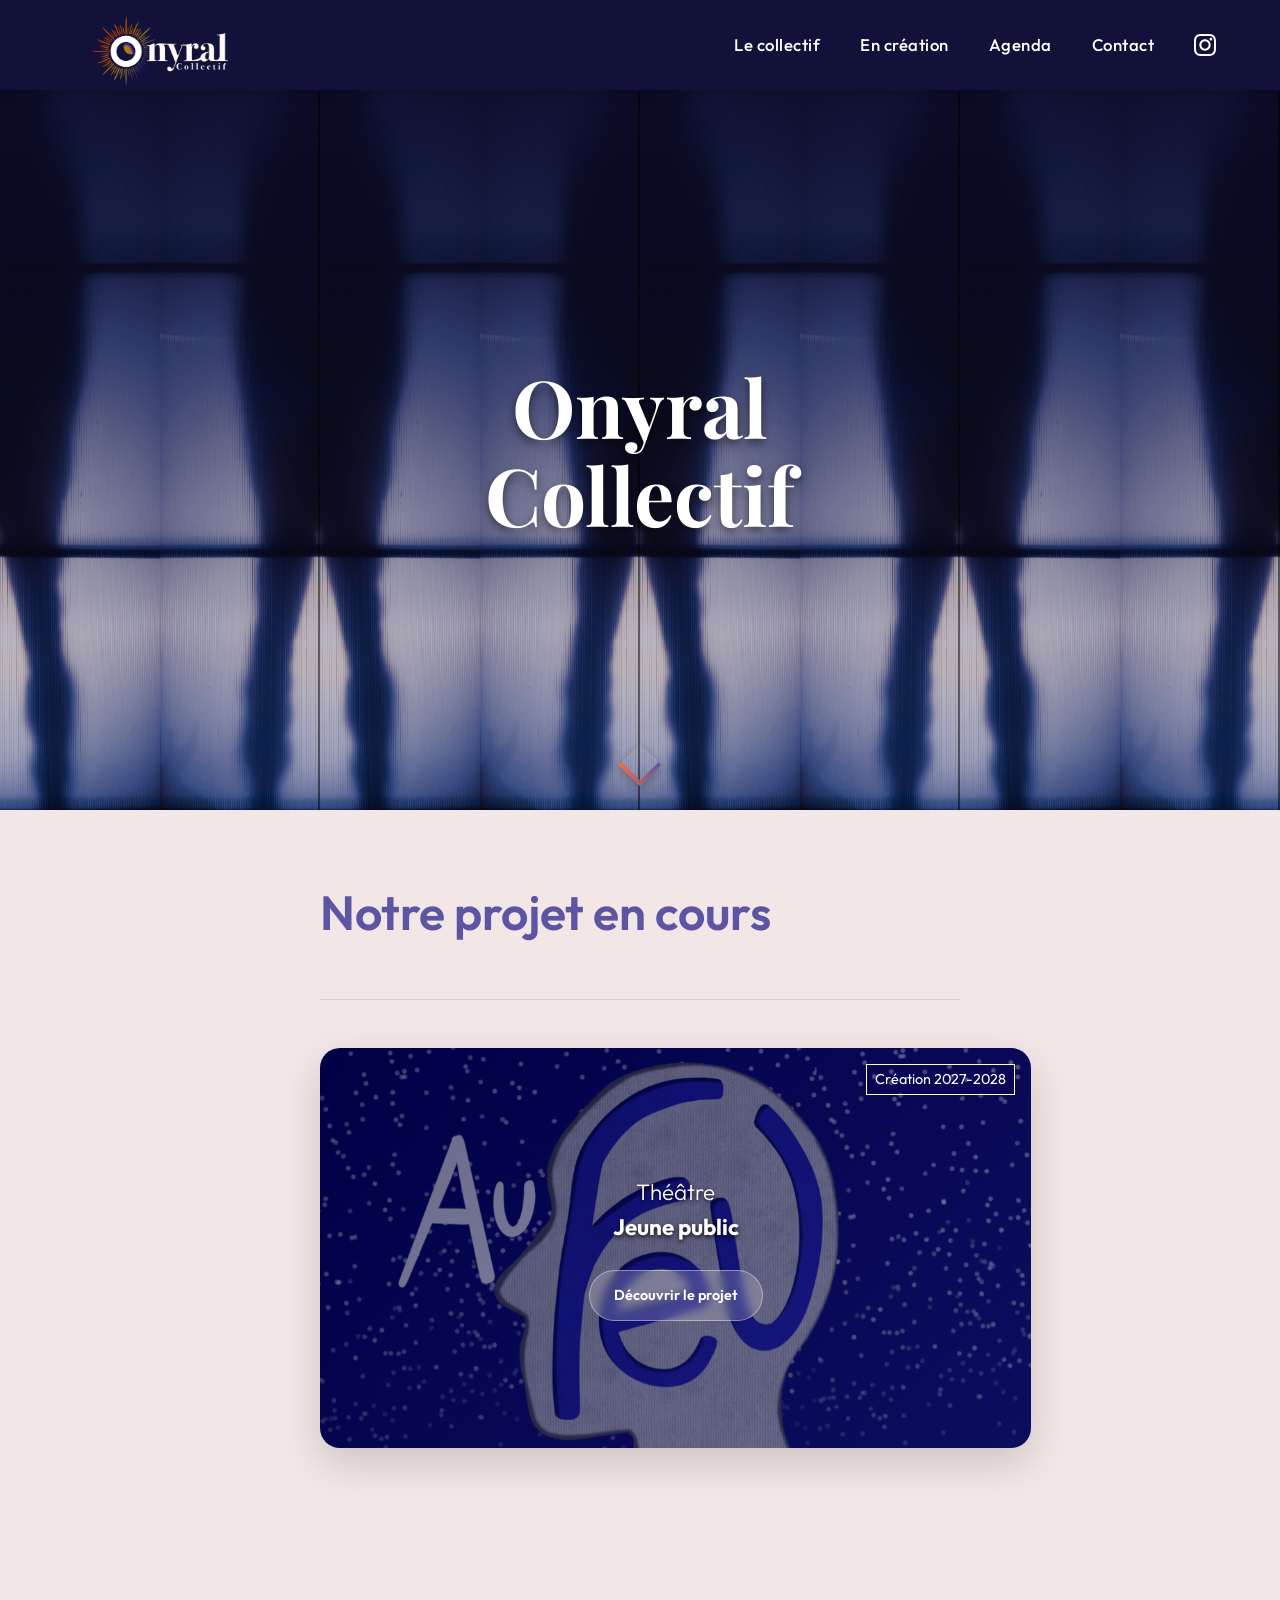
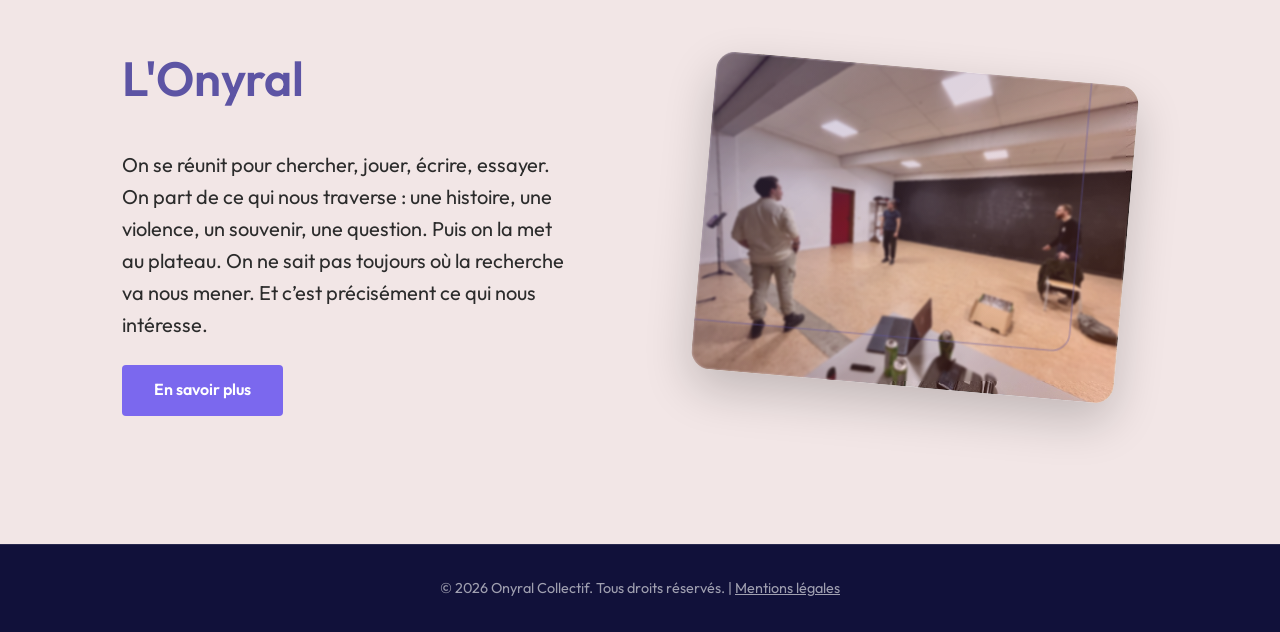
<file: index.html>
<!DOCTYPE html>
<html lang="fr">

<head>
    <meta charset="UTF-8">
    <meta name="viewport" content="width=device-width, initial-scale=1.0">
    <title>Onyral Collectif - Accueil</title>
    <link rel="icon" type="image/png" href="logo-icon.png">
    <link rel="stylesheet" href="style.css">

    <!-- Balises invisibles pour les réseaux -->
    <meta property="og:type" content="website">
    <meta property="og:url" content="https://onyralcollectif.be/">
    <meta property="og:title" content="Onyral Collectif">
    <meta property="og:description" content="Théâtre.">
    <meta property="og:image" content="https://onyralcollectif.be/og-image.png">
    <meta property="og:image:width" content="1200">
    <meta property="og:image:height" content="630">
</head>

<header>
    <a href="index.html" class="logo">
        <img src="logo.png" alt="Onyral Collectif">
    </a>
    <div class="mobile-menu-btn">
        <span></span>
        <span></span>
        <span></span>
    </div>
    <nav>
        <ul>
            <li><a href="collectif.html">Le collectif</a></li>
            <li class="nav-item-projets">
                <a href="en-creation.html">En création</a>
                <div class="dropdown">
                    <a href="au-feu.html">Au Feu !</a>
                </div>
            </li>
            <li><a href="agenda.html">Agenda</a></li>
            <li><a href="contact.html">Contact</a></li>
            <li>
                <a href="https://www.instagram.com/onyral_collectif/" target="_blank" class="nav-icon"
                    aria-label="Instagram">
                    <svg xmlns="http://www.w3.org/2000/svg" viewBox="0 0 24 24" fill="currentColor">
                        <path
                            d="M12 2.163c3.204 0 3.584.012 4.85.07 3.252.148 4.771 1.691 4.919 4.919.058 1.265.069 1.645.069 4.849 0 3.205-.012 3.584-.069 4.849-.149 3.225-1.664 4.771-4.919 4.919-1.266.058-1.644.07-4.85.07-3.204 0-3.584-.012-4.849-.07-3.26-.149-4.771-1.699-4.919-4.92-.058-1.265-.07-1.644-.07-4.849 0-3.204.013-3.583.07-4.849.149-3.227 1.664-4.771 4.919-4.919 1.266-.057 1.645-.069 4.849-.069zm0-2.163c-3.259 0-3.667.014-4.947.072-4.358.2-6.78 2.618-6.98 6.98-.059 1.281-.073 1.689-.073 4.948 0 3.259.014 3.668.072 4.948.2 4.358 2.618 6.78 6.98 6.98 1.281.058 1.689.072 4.948.072 3.259 0 3.668-.014 4.948-.072 4.354-.2 6.782-2.618 6.979-6.98.059-1.28.073-1.689.073-4.948 0-3.259-.014-3.667-.072-4.947-.196-4.354-2.617-6.78-6.979-6.98-1.281-.059-1.69-.073-4.949-.073zm0 5.838c-3.403 0-6.162 2.759-6.162 6.162s2.759 6.163 6.162 6.163 6.162-2.759 6.162-6.163c0-3.403-2.759-6.162-6.162-6.162zm0 10.162c-2.209 0-4-1.79-4-4 0-2.209 1.791-4 4-4s4 1.791 4 4c0 2.21-1.791 4-4 4zm6.406-11.845c-.796 0-1.441.645-1.441 1.44s.645 1.44 1.441 1.44c.795 0 1.439-.645 1.439-1.44s-.644-1.44-1.439-1.44z" />
                    </svg>
                </a>
            </li>
        </ul>
    </nav>
</header>

<main>
    <section class="hero">
        <div class="hero-content">
            <h1>Onyral<br>Collectif</h1>
        </div>
        <a href="#actualites" class="scroll-indicator" aria-label="Défiler vers le bas">
            <div class="arrow-down"></div>
        </a>
    </section>

    <section class="actualites" id="actualites">
        <div class="container">
            <div class="section-header">
                <h2 class="section-title">Notre projet en cours</h2>
            </div>

            <div class="news-grid featured-news">
                <a href="au-feu.html" class="news-card featured-card projet-card-featured"
                    style="background: linear-gradient(135deg, rgba(0, 0, 51, 0.6) 0%, rgba(26, 26, 94, 0.5) 100%), url('au-feu-card.png') no-repeat center center; background-size: cover; position: relative;">
                    <div class="news-year">Création 2027-2028</div>
                    <div class="news-content" style="justify-content: flex-end;">
                        <p
                            style="margin-top: auto; font-size: 1.4rem; text-shadow: 0 2px 4px rgba(0,0,0,0.8); font-weight: 300;">
                            Théâtre<br><strong style="font-weight: 700;">Jeune public</strong></p>
                        <span class="btn-card-action">Découvrir le projet</span>
                    </div>
                </a>
            </div>
        </div>
    </section>

    <section class="collectif-preview">
        <div class="container">
            <div class="collectif-layout">
                <div class="collectif-text-content">
                    <h2 class="section-title" style="text-align: left; margin-bottom: 2rem;">L'Onyral</h2>
                    <p class="lead-text">On se réunit pour chercher, jouer, écrire, essayer.

                        On part de ce qui nous traverse : une histoire, une violence, un souvenir, une question. Puis on
                        la met au plateau.

                        On ne sait pas toujours où la recherche va nous mener.
                        Et c’est précisément ce qui nous intéresse.

                    </p>
                    <a href="collectif.html" class="btn-purple">En savoir plus</a>
                </div>

                <div class="collectif-image-wrapper">
                    <div class="image-frame">
                        <img src="collectif-home.jpg" alt="Le Collectif en répétition">
                        <div class="collectif-overlay"
                            style="position: absolute; top: 0; left: 0; width: 100%; height: 100%; background: linear-gradient(135deg, rgba(93, 84, 164, 0.3) 0%, rgba(255, 107, 53, 0.2) 100%); backdrop-filter: blur(1px); transition: all 0.5s ease; pointer-events: none;">
                        </div>
                        <div class="frame-decoration"></div>
                    </div>
                </div>
            </div>
        </div>
    </section>
</main>
<footer>
    <p>&copy; 2026 Onyral Collectif. Tous droits réservés. | <a href="mentions-legales.html"
            style="color: inherit; text-decoration: underline;">Mentions légales</a></p>
</footer>

<script src="script.js"></script>
<script>
    // Animation au scroll pour l'image du collectif
    document.addEventListener('DOMContentLoaded', () => {
        const imageFrame = document.querySelector('.image-frame');
        const frameDecoration = document.querySelector('.frame-decoration');
        const collectifSection = document.querySelector('.collectif-preview');

        if (imageFrame && frameDecoration && collectifSection) {
            window.addEventListener('scroll', () => {
                const sectionTop = collectifSection.getBoundingClientRect().top;
                const windowHeight = window.innerHeight;

                // Calculer la progression du scroll quand la section est visible
                // 0 = section commence à entrer, 1 = section est au milieu/haut
                let progress = 1 - (sectionTop / windowHeight);

                // Limiter la progression entre 0 et 1
                progress = Math.max(0, Math.min(1, progress));

                // Appliquer les transformations basées sur la progression
                // Rotation de 5deg vers 0deg (plus marqué)
                const rotation = 5 - (progress * 5);
                // Scale de 0.95 vers 1.05 (effet de zoom plus visible)
                const scale = 0.95 + (progress * 0.1);

                // Déplacement du cadre décoratif
                // De -50px vers 20px (mouvement plus ample)
                const decorationPos = -50 + (progress * 70);
                const opacity = 0.3 + (progress * 0.7);

                // Appliquer les styles
                imageFrame.style.transform = `rotate(${rotation}deg) scale(${scale})`;
                frameDecoration.style.top = `${decorationPos}px`;
                frameDecoration.style.left = `${decorationPos}px`;
                frameDecoration.style.opacity = opacity;
            });
        }
    });
</script>
</body>

</html>
</file>
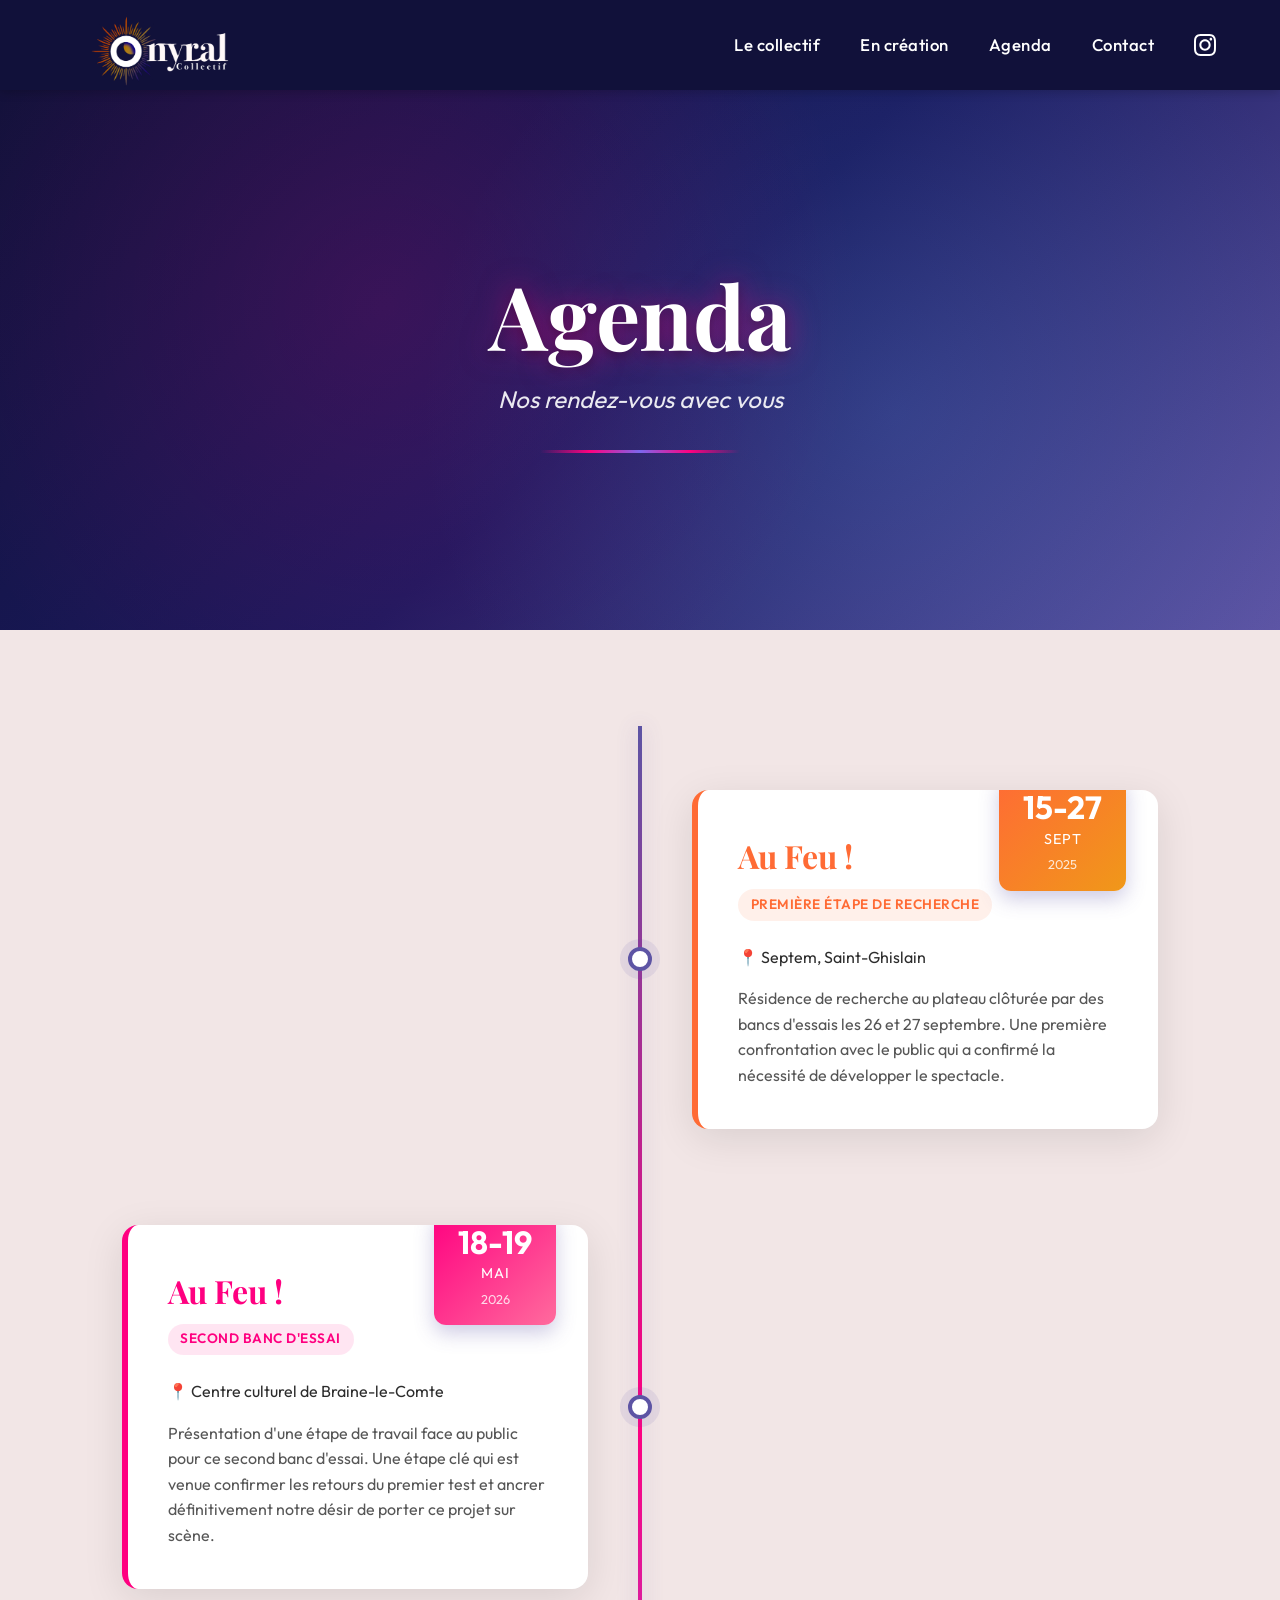
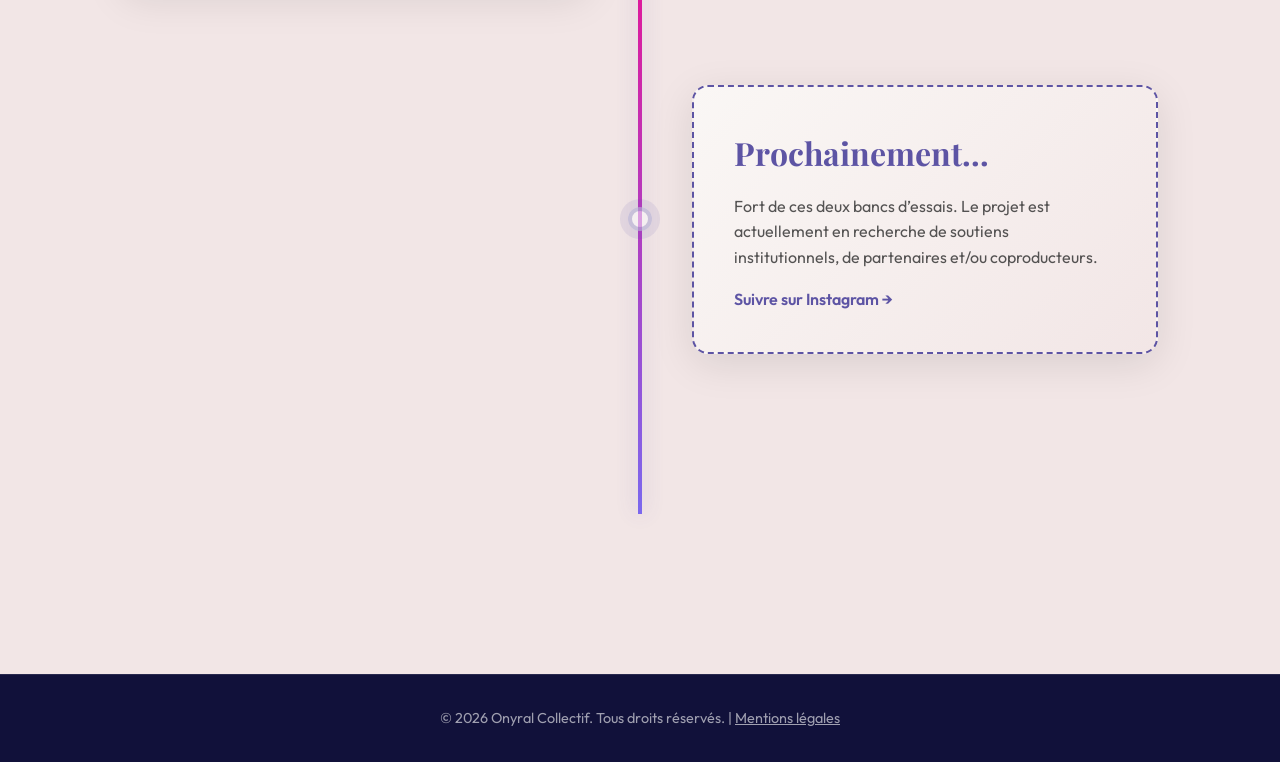
<file: agenda.html>
<!DOCTYPE html>
<html lang="fr">

<head>
    <meta charset="UTF-8">
    <meta name="viewport" content="width=device-width, initial-scale=1.0">
    <title>Agenda - Onyral Collectif</title>
    <meta name="description" content="Découvrez les prochaines représentations et événements de l'Onyral Collectif">
    <link rel="icon" type="image/png" href="logo-icon.png">
    <link rel="stylesheet" href="style.css">
</head>

<body>
    <header>
        <a href="index.html" class="logo">
            <img src="logo.png" alt="Onyral Collectif">
        </a>
        <div class="mobile-menu-btn">
            <span></span>
            <span></span>
            <span></span>
        </div>
        <nav>
            <ul>
                <li><a href="collectif.html">Le collectif</a></li>
                <li class="nav-item-projets">
                    <a href="en-creation.html">En création</a>
                    <div class="dropdown">
                        <a href="au-feu.html">Au Feu !</a>
                    </div>
                </li>
                <li><a href="agenda.html">Agenda</a></li>
                <li><a href="contact.html">Contact</a></li>
                <li>
                    <a href="https://www.instagram.com/onyral_collectif/" target="_blank" class="nav-icon"
                        aria-label="Instagram">
                        <svg xmlns="http://www.w3.org/2000/svg" viewBox="0 0 24 24" fill="currentColor">
                            <path
                                d="M12 2.163c3.204 0 3.584.012 4.85.07 3.252.148 4.771 1.691 4.919 4.919.058 1.265.069 1.645.069 4.849 0 3.205-.012 3.584-.069 4.849-.149 3.225-1.664 4.771-4.919 4.919-1.266.058-1.644.07-4.85.07-3.204 0-3.584-.012-4.849-.07-3.26-.149-4.771-1.699-4.919-4.92-.058-1.265-.07-1.644-.07-4.849 0-3.204.013-3.583.07-4.849.149-3.227 1.664-4.771 4.919-4.919 1.266-.057 1.645-.069 4.849-.069zm0-2.163c-3.259 0-3.667.014-4.947.072-4.358.2-6.78 2.618-6.98 6.98-.059 1.281-.073 1.689-.073 4.948 0 3.259.014 3.668.072 4.948.2 4.358 2.618 6.78 6.98 6.98 1.281.058 1.689.072 4.948.072 3.259 0 3.668-.014 4.948-.072 4.354-.2 6.782-2.618 6.979-6.98.059-1.28.073-1.689.073-4.948 0-3.259-.014-3.667-.072-4.947-.196-4.354-2.617-6.78-6.979-6.98-1.281-.059-1.69-.073-4.949-.073zm0 5.838c-3.403 0-6.162 2.759-6.162 6.162s2.759 6.163 6.162 6.163 6.162-2.759 6.162-6.163c0-3.403-2.759-6.162-6.162-6.162zm0 10.162c-2.209 0-4-1.79-4-4 0-2.209 1.791-4 4-4s4 1.791 4 4c0 2.21-1.791 4-4 4zm6.406-11.845c-.796 0-1.441.645-1.441 1.44s.645 1.44 1.441 1.44c.795 0 1.439-.645 1.439-1.44s-.644-1.44-1.439-1.44z" />
                        </svg>
                    </a>
                </li>
            </ul>
        </nav>
    </header>

    <main>
        <!-- Hero Section -->
        <section class="agenda-hero">
            <div class="agenda-hero-content">
                <h1 class="agenda-title">Agenda</h1>
                <p class="agenda-subtitle">Nos rendez-vous avec vous</p>
                <div class="agenda-decorative-line"></div>
            </div>
        </section>

        <!-- Timeline Section -->
        <section class="agenda-timeline-section">
            <div class="container">
                <div class="timeline-container">
                    <!-- Timeline Line -->
                    <div class="timeline-line"></div>

                    <!-- Event 1 - Première étape de recherche -->
                    <div class="timeline-event event-right" data-event="2">
                        <div class="event-card event-fire">
                            <div class="event-date-badge">
                                <span class="event-day">15-27</span>
                                <span class="event-month">Sept</span>
                                <span class="event-year">2025</span>
                            </div>
                            <div class="event-content">
                                <h3 class="event-title">Au Feu !</h3>
                                <p class="event-type">Première étape de recherche</p>
                                <p class="event-location">📍 Septem, Saint-Ghislain</p>
                                <p class="event-description">Résidence de recherche au plateau clôturée par des bancs
                                    d'essais les 26 et 27 septembre. Une première confrontation avec le public qui a
                                    confirmé la nécessité de développer le spectacle.</p>
                            </div>
                            <div class="event-glow"></div>
                        </div>
                        <div class="timeline-dot"></div>
                    </div>

                    <!-- Event 2 - Second banc d'essai -->
                    <div class="timeline-event event-left" data-event="2">
                        <div class="event-card event-pink">
                            <div class="event-date-badge">
                                <span class="event-day">18-19</span>
                                <span class="event-month">Mai</span>
                                <span class="event-year">2026</span>
                            </div>
                            <div class="event-content">
                                <h3 class="event-title">Au Feu !</h3>
                                <p class="event-type">Second banc d'essai</p>
                                <p class="event-location">📍 Centre culturel de Braine-le-Comte
                                </p>
                                <p class="event-description">Présentation d'une étape de travail face au public pour ce
                                    second banc d'essai. Une étape clé qui est venue confirmer les retours du premier
                                    test et ancrer définitivement notre désir de porter ce projet sur scène.</p>
                            </div>
                            <div class="event-glow"></div>
                        </div>
                        <div class="timeline-dot"></div>
                    </div>

                    <!-- Event 3 - À venir -->
                    <div class="timeline-event event-right event-coming" data-event="3">
                        <div class="event-card event-coming-soon">
                            <div class="event-content">
                                <h3 class="event-title">Prochainement...</h3>
                                <p class="event-description">Fort de ces deux bancs d’essais. Le projet est actuellement
                                    en recherche de soutiens institutionnels, de partenaires et/ou coproducteurs.</p>
                                <a href="https://www.instagram.com/onyral_collectif/" target="_blank"
                                    class="event-link">Suivre sur Instagram →</a>
                            </div>
                            <div class="event-glow"></div>
                        </div>
                        <div class="timeline-dot timeline-dot-future"></div>
                    </div>
                </div>
            </div>
        </section>
    </main>

    <footer>
        <p>&copy; 2026 Onyral Collectif. Tous droits réservés. | <a href="mentions-legales.html"
                style="color: inherit; text-decoration: underline;">Mentions légales</a></p>
    </footer>

    <script src="script.js"></script>
    <script>
        // Animate timeline events on scroll
        document.addEventListener('DOMContentLoaded', () => {
            const events = document.querySelectorAll('.timeline-event');

            const observerOptions = {
                threshold: 0.2,
                rootMargin: '0px 0px -100px 0px'
            };

            const observer = new IntersectionObserver((entries) => {
                entries.forEach(entry => {
                    if (entry.isIntersecting) {
                        entry.target.classList.add('event-visible');
                    }
                });
            }, observerOptions);

            events.forEach(event => {
                observer.observe(event);
            });

            // Add floating animation to event cards
            const cards = document.querySelectorAll('.event-card');
            cards.forEach((card, index) => {
                card.style.animationDelay = `${index * 0.2}s`;
            });
        });
    </script>
</body>

</html>
</file>
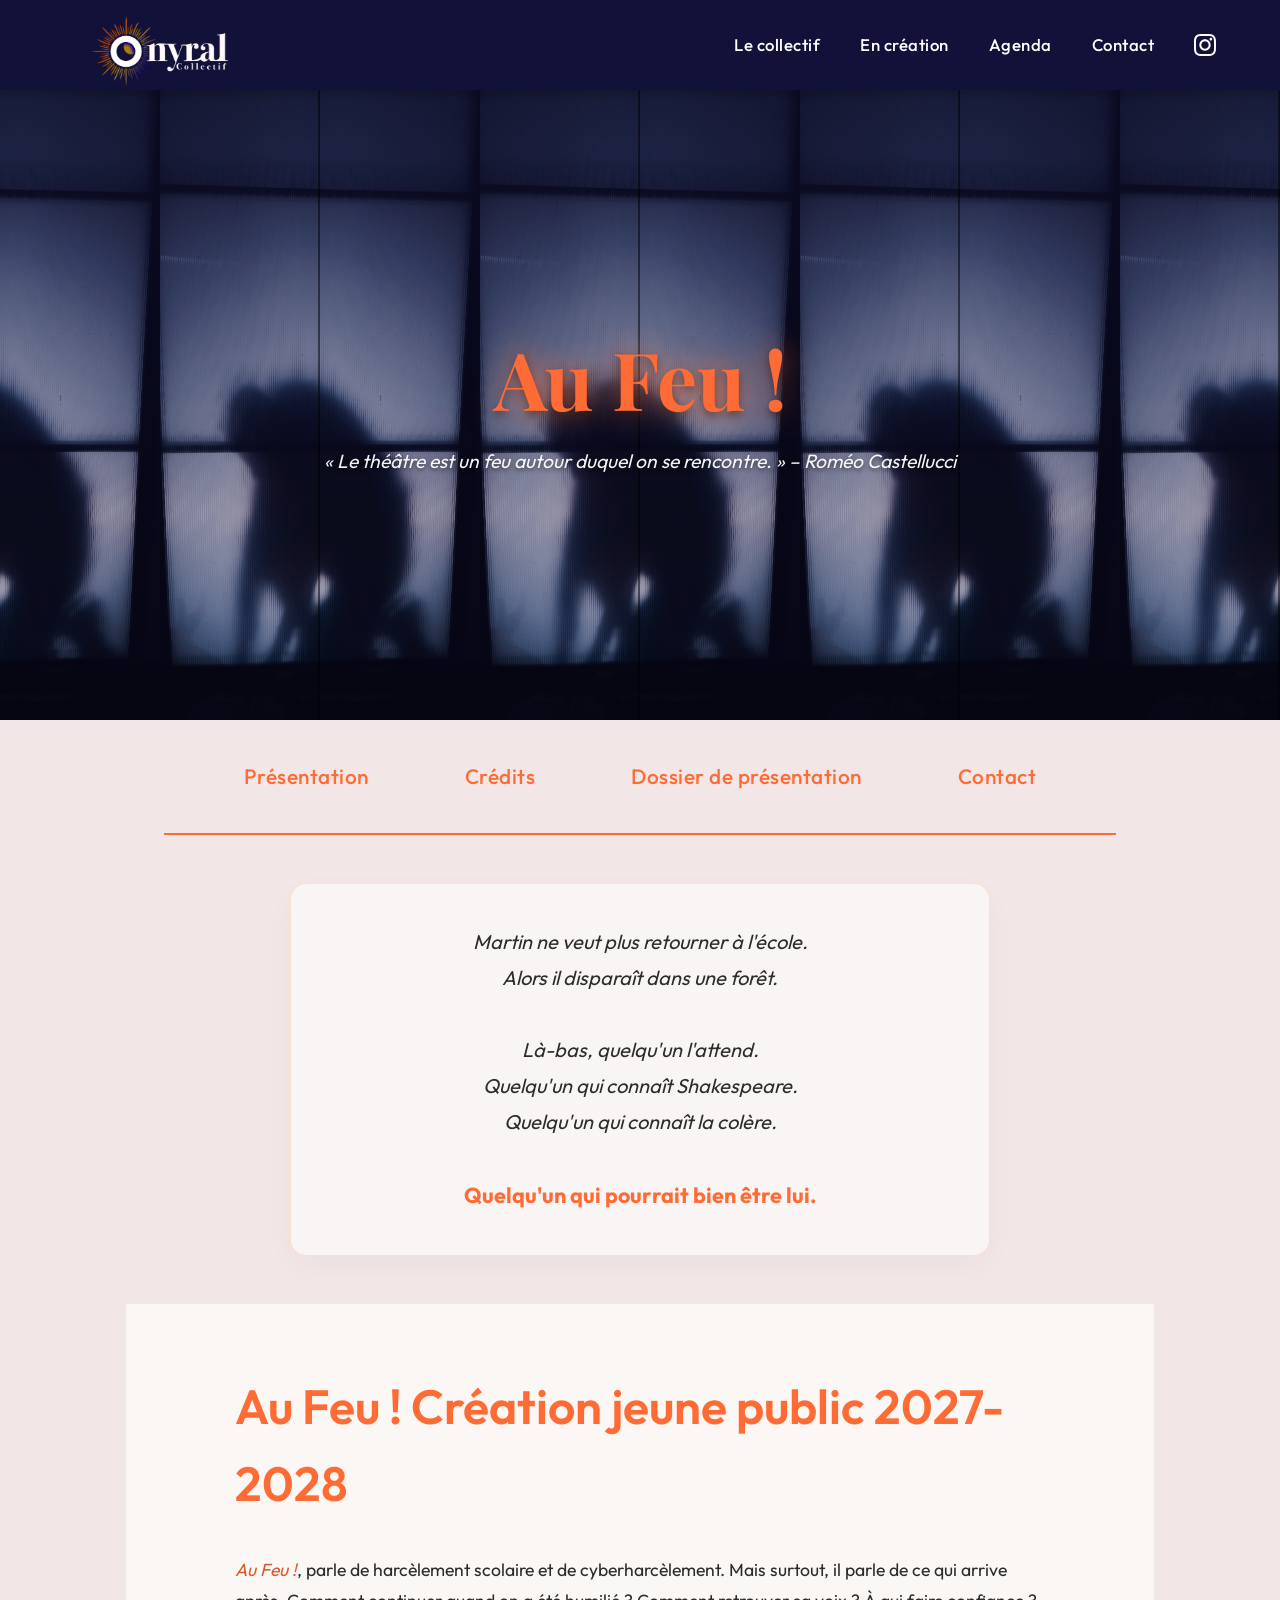
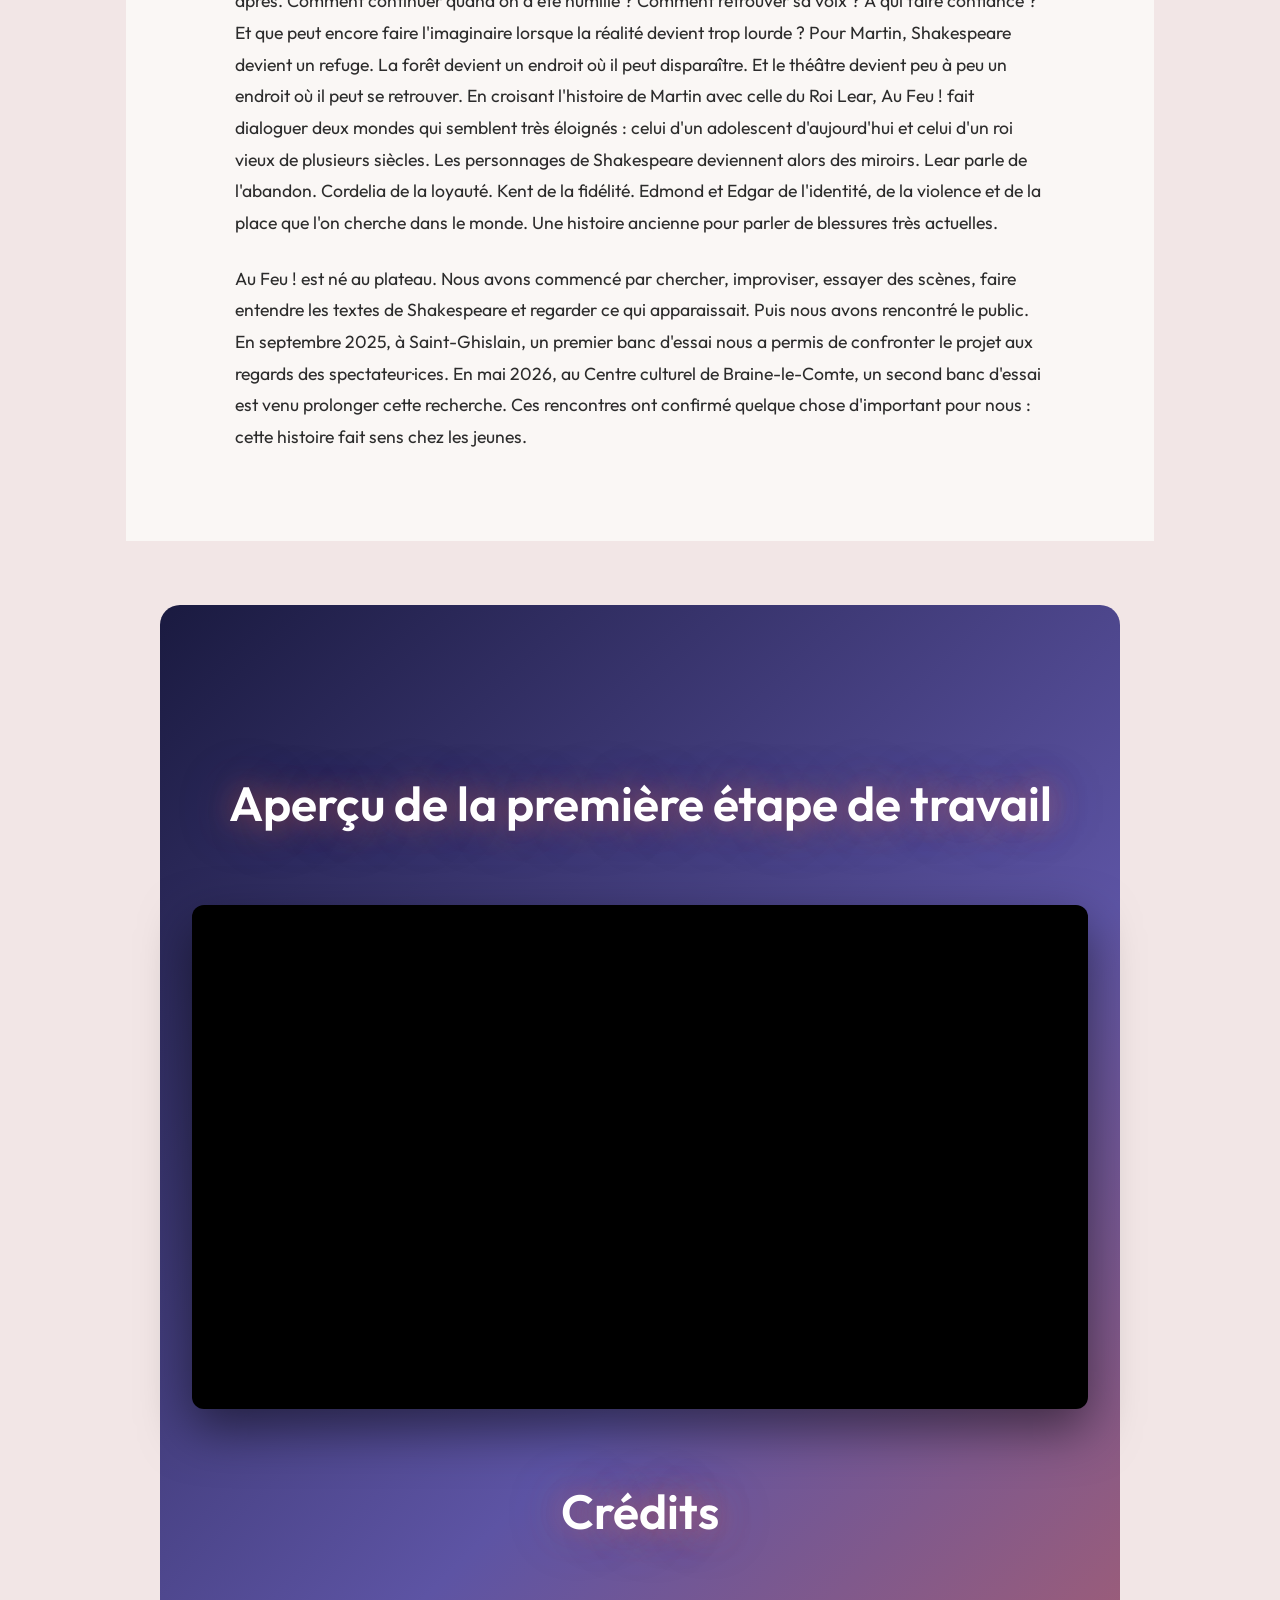
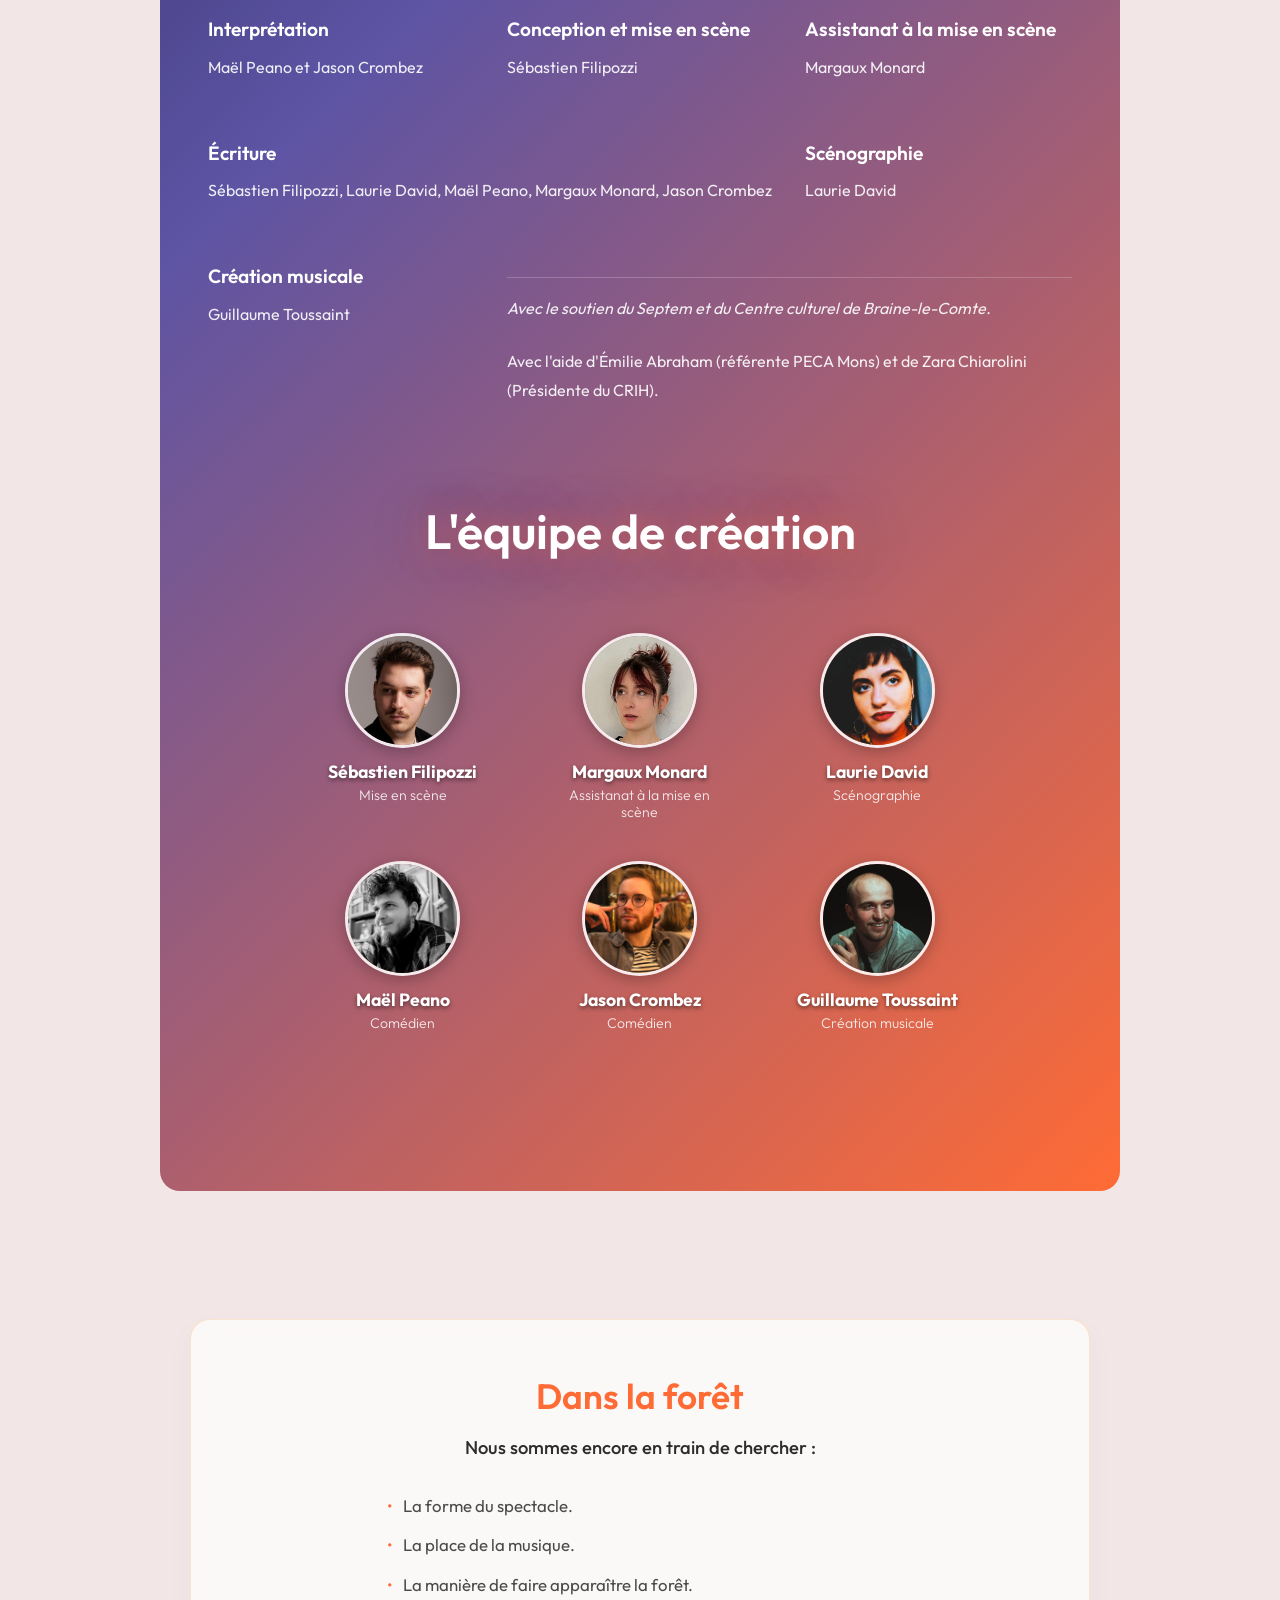
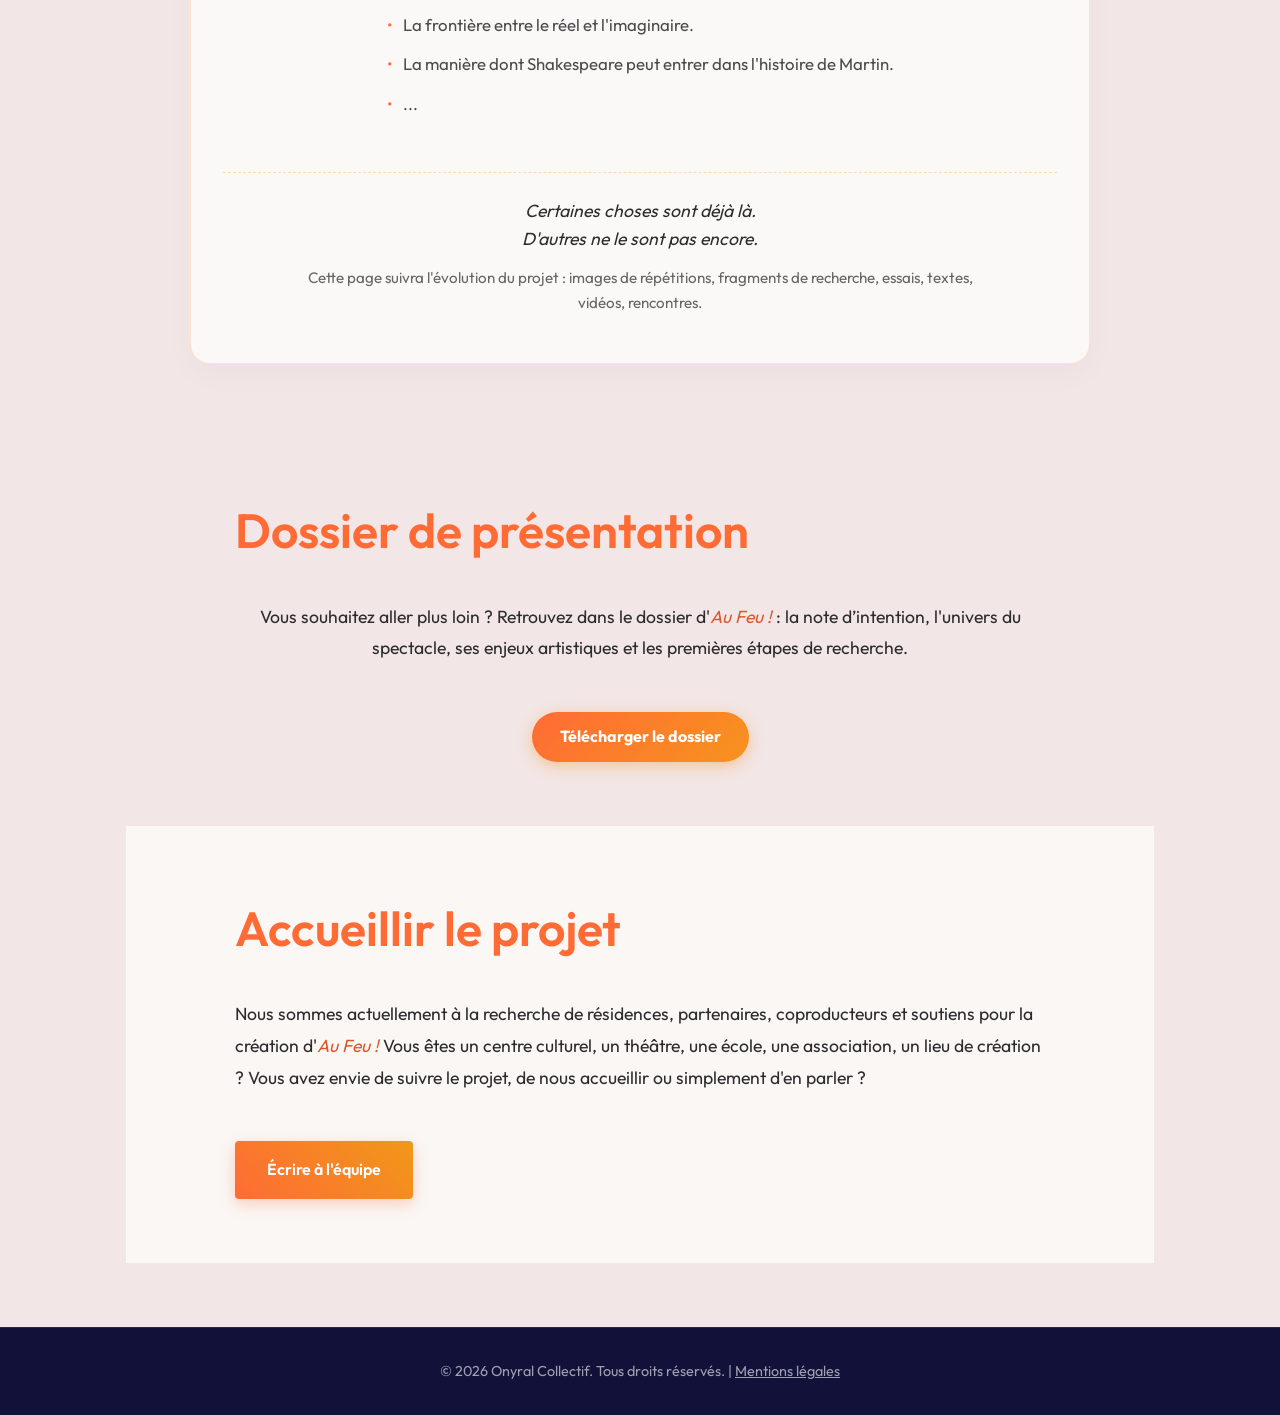
<file: au-feu.html>
<!DOCTYPE html>
<html lang="fr">

<head>
    <meta charset="UTF-8">
    <meta name="viewport" content="width=device-width, initial-scale=1.0">
    <title>Au Feu ! - Onyral Collectif</title>
    <meta name="description"
        content="Au Feu ! - Spectacle jeune public explorant le harcèlement scolaire et la résilience à travers le théâtre">
    <link rel="icon" type="image/png" href="logo-icon.png">
    <link rel="stylesheet" href="style.css">
</head>

<body class="au-feu">
    <header>
        <a href="index.html" class="logo">
            <img src="logo.png" alt="Onyral Collectif">
        </a>
        <div class="mobile-menu-btn">
            <span></span>
            <span></span>
            <span></span>
        </div>
        <nav>
            <ul>
                <li><a href="collectif.html">Le collectif</a></li>
                <li class="nav-item-projets">
                    <a href="en-creation.html">En création</a>
                    <div class="dropdown">
                        <a href="au-feu.html">Au Feu !</a>
                    </div>
                </li>
                <li><a href="agenda.html">Agenda</a></li>
                <li><a href="contact.html">Contact</a></li>
                <li>
                    <a href="https://www.instagram.com/onyral_collectif/" target="_blank" class="nav-icon"
                        aria-label="Instagram">
                        <svg xmlns="http://www.w3.org/2000/svg" viewBox="0 0 24 24" fill="currentColor">
                            <path
                                d="M12 2.163c3.204 0 3.584.012 4.85.07 3.252.148 4.771 1.691 4.919 4.919.058 1.265.069 1.645.069 4.849 0 3.205-.012 3.584-.069 4.849-.149 3.225-1.664 4.771-4.919 4.919-1.266.058-1.644.07-4.85.07-3.204 0-3.584-.012-4.849-.07-3.26-.149-4.771-1.699-4.919-4.92-.058-1.265-.07-1.644-.07-4.849 0-3.204.013-3.583.07-4.849.149-3.227 1.664-4.771 4.919-4.919 1.266-.057 1.645-.069 4.849-.069zm0-2.163c-3.259 0-3.667.014-4.947.072-4.358.2-6.78 2.618-6.98 6.98-.059 1.281-.073 1.689-.073 4.948 0 3.259.014 3.668.072 4.948.2 4.358 2.618 6.78 6.98 6.98 1.281.058 1.689.072 4.948.072 3.259 0 3.668-.014 4.948-.072 4.354-.2 6.782-2.618 6.979-6.98.059-1.28.073-1.689.073-4.948 0-3.259-.014-3.667-.072-4.947-.196-4.354-2.617-6.78-6.979-6.98-1.281-.059-1.69-.073-4.949-.073zm0 5.838c-3.403 0-6.162 2.759-6.162 6.162s2.759 6.163 6.162 6.163 6.162-2.759 6.162-6.163c0-3.403-2.759-6.162-6.162-6.162zm0 10.162c-2.209 0-4-1.79-4-4 0-2.209 1.791-4 4-4s4 1.791 4 4c0 2.21-1.791 4-4 4zm6.406-11.845c-.796 0-1.441.645-1.441 1.44s.645 1.44 1.441 1.44c.795 0 1.439-.645 1.439-1.44s-.644-1.44-1.439-1.44z" />
                        </svg>
                    </a>
                </li>
            </ul>
        </nav>
    </header>
    <main>
        <!-- Hero Section Full Width -->
        <section class="au-feu-hero">
            <h1 class="fire-title">Au Feu !</h1>
            <p class="au-feu-quote">« Le théâtre est un feu autour duquel on se rencontre. » – Roméo Castellucci</p>
        </section>

        <!-- Navigation -->
        <nav class="au-feu-nav" id="aufeu-nav">
            <div class="container">
                <a href="#presentation" class="au-feu-nav-link">Présentation</a>
                <a href="#credits" class="au-feu-nav-link">Crédits</a>
                <a href="#dossier" class="au-feu-nav-link">Dossier de présentation</a>
                <a href="#contact" class="au-feu-nav-link">Contact</a>
            </div>
        </nav>

        <!-- Accroche du spectacle -->
        <section class="container" style="margin: 3rem auto; text-align: center;">
            <div
                style="background: rgba(255, 255, 255, 0.6); backdrop-filter: blur(8px); padding: 2.5rem 2rem; border-radius: 16px; border: 1px solid rgba(247, 147, 30, 0.2); max-width: 700px; margin: 0 auto; box-shadow: 0 10px 30px rgba(0,0,0,0.03);">
                <p style="font-size: 1.25rem; line-height: 1.8; color: #2d2d2d; font-style: italic; margin: 0;">
                    Martin ne veut plus retourner à l'école.<br>
                    Alors il disparaît dans une forêt.<br><br>
                    Là-bas, quelqu'un l'attend.<br>
                    Quelqu'un qui connaît Shakespeare.<br>
                    Quelqu'un qui connaît la colère.<br><br>
                    <strong style="color: #ff6b35; font-style: normal; font-size: 1.35rem;">Quelqu'un qui pourrait bien
                        être lui.</strong>
                </p>
            </div>
        </section>
        <section id="presentation" class="au-feu-section">
            <div class="container">
                <h2 class="section-title fire-accent">Au Feu ! Création jeune public 2027-2028</h2>

                <div class="au-feu-content">
                    <p><em>Au Feu !</em>, parle de harcèlement scolaire et de cyberharcèlement.
                        Mais surtout, il parle de ce qui arrive après.
                        Comment continuer quand on a été humilié ?
                        Comment retrouver sa voix ?
                        À qui faire confiance ?
                        Et que peut encore faire l'imaginaire lorsque la réalité devient trop lourde ?
                        Pour Martin, Shakespeare devient un refuge.
                        La forêt devient un endroit où il peut disparaître.
                        Et le théâtre devient peu à peu un endroit où il peut se retrouver.
                        En croisant l'histoire de Martin avec celle du Roi Lear, Au Feu ! fait dialoguer deux mondes qui
                        semblent très éloignés : celui d'un adolescent d'aujourd'hui et celui d'un roi vieux de
                        plusieurs siècles.
                        Les personnages de Shakespeare deviennent alors des miroirs.
                        Lear parle de l'abandon.
                        Cordelia de la loyauté.
                        Kent de la fidélité.
                        Edmond et Edgar de l'identité, de la violence et de la place que l'on cherche dans le monde.
                        Une histoire ancienne pour parler de blessures très actuelles.</p>

                    <p>Au Feu ! est né au plateau. Nous avons commencé par chercher, improviser, essayer des scènes,
                        faire
                        entendre les textes de
                        Shakespeare et regarder ce qui apparaissait. Puis nous avons rencontré le public. En septembre
                        2025, à Saint-Ghislain, un premier banc d'essai nous a permis de confronter le projet aux
                        regards
                        des spectateur·ices. En mai 2026, au Centre culturel de Braine-le-Comte, un second banc d'essai
                        est venu prolonger
                        cette recherche. Ces rencontres ont confirmé quelque chose d'important pour nous : cette
                        histoire fait sens chez les jeunes.
                    <p>
                </div>
            </div>
        </section>

        <!-- Maquette, Crédits & Équipe -->
        <section id="teaser" class="au-feu-section teaser-section"
            style="max-width: 1200px; margin: 4rem auto 4rem auto; border-radius: 20px;">
            <div class="container-full">
                <h2 class="section-title fire-accent" style="text-align: center; margin-bottom: 2rem;">
                    Aperçu de la première étape de travail
                </h2>
                <div class="video-wrapper">
                    <iframe width="560" height="315" src="https://www.youtube.com/embed/UD71qNSe2n8"
                        title="Première étape de travail" frameborder="0"
                        allow="accelerometer; autoplay; clipboard-write; encrypted-media; gyroscope; picture-in-picture; web-share"
                        referrerpolicy="strict-origin-when-cross-origin" allowfullscreen>
                    </iframe>
                </div>
            </div>

            <!-- Crédits -->
            <div class="container" id="credits" style="margin-top: 4rem;">
                <h2 class="section-title" style="color: white !important; text-align: center; margin-bottom: 2rem;">
                    Crédits
                </h2>

                <div class="au-feu-content">
                    <div class="credits-grid">
                        <div class="credit-item">
                            <h3 style="color: white;">Interprétation</h3>
                            <p style="color: rgba(255,255,255,0.9);">Maël Peano et Jason Crombez</p>
                        </div>
                        <div class="credit-item">
                            <h3 style="color: white;">Conception et mise en scène</h3>
                            <p style="color: rgba(255,255,255,0.9);">Sébastien Filipozzi</p>
                        </div>
                        <div class="credit-item">
                            <h3 style="color: white;">Assistanat à la mise en scène</h3>
                            <p style="color: rgba(255,255,255,0.9);">Margaux Monard</p>
                        </div>
                        <div class="credit-item" style="grid-column: span 2;">
                            <h3 style="color: white;">Écriture</h3>
                            <p style="color: rgba(255,255,255,0.9);">Sébastien Filipozzi, Laurie David, Maël Peano,
                                Margaux Monard, Jason Crombez</p>
                        </div>
                        <div class="credit-item">
                            <h3 style="color: white;">Scénographie</h3>
                            <p style="color: rgba(255,255,255,0.9);">Laurie David</p>
                        </div>
                        <div class="credit-item">
                            <h3 style="color: white;">Création musicale</h3>
                            <p style="color: rgba(255,255,255,0.9);">Guillaume Toussaint</p>
                        </div>
                        <div class="credit-item"
                            style="grid-column: span 2; margin-top: 1rem; border-top: 1px solid rgba(255,255,255,0.2); padding-top: 1rem;">
                            <p style="font-style: italic; color: rgba(255,255,255,0.9);">Avec le soutien du Septem et du
                                Centre culturel de Braine-le-Comte.</p>
                            <p style="color: rgba(255,255,255,0.9);">Avec l'aide d'Émilie Abraham (référente PECA Mons)
                                et de Zara Chiarolini (Présidente du
                                CRIH).</p>
                        </div>
                    </div>
                </div>

                <!-- Équipe de création (Photos) -->
                <div style="margin-top: 4rem;">
                    <h2 class="section-title"
                        style="color: white !important; text-align: center; margin-bottom: 2.5rem;">
                        L'équipe de création
                    </h2>

                    <div class="au-feu-team-grid">
                        <!-- Sébastien Filipozzi -->
                        <div class="au-feu-team-card">
                            <div class="au-feu-team-photo-wrapper">
                                <img src="sebastien.jpg" alt="Sébastien Filipozzi" class="au-feu-team-photo">
                            </div>
                            <h3 class="au-feu-team-name">Sébastien Filipozzi</h3>
                            <p class="au-feu-team-role">Mise en scène</p>
                        </div>

                        <!-- Margaux Monard -->
                        <div class="au-feu-team-card">
                            <div class="au-feu-team-photo-wrapper">
                                <img src="margaux.jpg" alt="Margaux Monard" class="au-feu-team-photo img-margaux">
                            </div>
                            <h3 class="au-feu-team-name">Margaux Monard</h3>
                            <p class="au-feu-team-role">Assistanat à la mise en scène</p>
                        </div>

                        <!-- Laurie David -->
                        <div class="au-feu-team-card">
                            <div class="au-feu-team-photo-wrapper">
                                <img src="laurie.jpg" alt="Laurie David" class="au-feu-team-photo">
                            </div>
                            <h3 class="au-feu-team-name">Laurie David</h3>
                            <p class="au-feu-team-role">Scénographie</p>
                        </div>

                        <!-- Maël Peano -->
                        <div class="au-feu-team-card">
                            <div class="au-feu-team-photo-wrapper">
                                <img src="mael.jpg" alt="Maël Peano" class="au-feu-team-photo">
                            </div>
                            <h3 class="au-feu-team-name">Maël Peano</h3>
                            <p class="au-feu-team-role">Comédien</p>
                        </div>

                        <!-- Jason Crombez -->
                        <div class="au-feu-team-card">
                            <div class="au-feu-team-photo-wrapper">
                                <img src="jason.jpg" alt="Jason Crombez" class="au-feu-team-photo">
                            </div>
                            <h3 class="au-feu-team-name">Jason Crombez</h3>
                            <p class="au-feu-team-role">Comédien</p>
                        </div>

                        <!-- Guillaume Toussaint -->
                        <div class="au-feu-team-card">
                            <div class="au-feu-team-photo-wrapper">
                                <img src="guillaume.jpeg" alt="Guillaume Toussaint" class="au-feu-team-photo"
                                    style="object-position: 15% center;"
                                    onerror="this.onerror=null; this.src='data:image/svg+xml;utf8,<svg xmlns=\'http://www.w3.org/2000/svg\' width=\'85\' height=\'85\' viewBox=\'0 0 85 85\'><rect width=\'100%\' height=\'100%\' fill=\'%23ffffff33\'/><text x=\'50%\' y=\'55%\' font-size=\'26\' font-family=\'sans-serif\' font-weight=\'bold\' fill=\'white\' text-anchor=\'middle\' dominant-baseline=\'middle\'>GT</text></svg>';">
                            </div>
                            <h3 class="au-feu-team-name">Guillaume Toussaint</h3>
                            <p class="au-feu-team-role">Création musicale</p>
                        </div>
                    </div>
                </div>
            </div>
        </section>
        </div>

        <!-- Dans la forêt -->
        <section id="dans-la-foret" class="container" style="margin: 4rem auto;">
            <div
                style="background: rgba(255, 255, 255, 0.7); backdrop-filter: blur(10px); padding: 3rem 2rem; border-radius: 20px; border: 1px solid rgba(247, 147, 30, 0.2); box-shadow: 0 10px 30px rgba(0,0,0,0.03); max-width: 900px; margin: 0 auto; text-align: center;">

                <h2 class="section-title fire-accent" style="margin-bottom: 0.5rem; font-size: 2.2rem;">
                    Dans la forêt
                </h2>

                <p style="font-size: 1.15rem; color: #2d2d2d; margin-bottom: 1.5rem; font-weight: 500;">
                    Nous sommes encore en train de chercher :
                </p>

                <!-- Liste des points de recherche -->
                <ul
                    style="list-style: none; padding: 0; margin: 0 auto 2rem auto; max-width: 600px; text-align: left; display: inline-block;">
                    <li
                        style="padding: 0.4rem 0; color: #4a4a4a; font-size: 1.05rem; display: flex; align-items: center;">
                        <span style="color: #ff6b35; margin-right: 10px;">•</span> La forme du spectacle.
                    </li>
                    <li
                        style="padding: 0.4rem 0; color: #4a4a4a; font-size: 1.05rem; display: flex; align-items: center;">
                        <span style="color: #ff6b35; margin-right: 10px;">•</span> La place de la musique.
                    </li>
                    <li
                        style="padding: 0.4rem 0; color: #4a4a4a; font-size: 1.05rem; display: flex; align-items: center;">
                        <span style="color: #ff6b35; margin-right: 10px;">•</span> La manière de faire apparaître la
                        forêt.
                    </li>
                    <li
                        style="padding: 0.4rem 0; color: #4a4a4a; font-size: 1.05rem; display: flex; align-items: center;">
                        <span style="color: #ff6b35; margin-right: 10px;">•</span> La frontière entre le réel et
                        l'imaginaire.
                    </li>
                    <li
                        style="padding: 0.4rem 0; color: #4a4a4a; font-size: 1.05rem; display: flex; align-items: center;">
                        <span style="color: #ff6b35; margin-right: 10px;">•</span> La manière dont Shakespeare peut
                        entrer dans l'histoire de Martin.
                    </li>
                    <li
                        style="padding: 0.4rem 0; color: #4a4a4a; font-size: 1.05rem; display: flex; align-items: center;">
                        <span style="color: #ff6b35; margin-right: 10px;">•</span> ...
                    </li>
                </ul>

                <div style="border-top: 1px dashed rgba(247, 147, 30, 0.3); padding-top: 1.5rem; margin-top: 1rem;">
                    <p style="font-size: 1.1rem; color: #2d2d2d; font-style: italic; margin-bottom: 0.8rem;">
                        Certaines choses sont déjà là.<br>
                        D'autres ne le sont pas encore.
                    </p>
                    <p style="font-size: 0.95rem; color: #666; max-width: 700px; margin: 0 auto; line-height: 1.6;">
                        Cette page suivra l'évolution du projet : images de répétitions, fragments de recherche, essais,
                        textes, vidéos, rencontres.
                    </p>
                </div>

            </div>
        </section>

        <!-- Dossier de présentation -->
        <section id="dossier" class="au-feu-section">
            <div class="container">
                <h2 class="section-title fire-accent">Dossier de présentation</h2>

                <div class="au-feu-content" style="text-align: center;">
                    <p style="margin-bottom: 2rem;">Vous souhaitez aller plus loin ?
                        Retrouvez dans le dossier d'<em>Au Feu !</em> : la note d’intention, l'univers du spectacle,
                        ses enjeux artistiques et les premières étapes de recherche.</p>
                    <a href="dossier-presentation-au-feu.pdf" download class="btn"
                        style="background: linear-gradient(135deg, #ff6b35, #f7931e); color: white !important; font-weight: bold; padding: 12px 28px; border-radius: 50px; text-decoration: none; display: inline-block; box-shadow: 0 4px 15px rgba(247, 147, 30, 0.4);">
                        Télécharger le dossier
                    </a>
                </div>
            </div>
        </section>

        <!-- Contact & partenariats -->
        <section id="contact" class="au-feu-section">
            <div class="container">
                <h2 class="section-title fire-accent">Accueillir le projet</h2>

                <div class="au-feu-content">
                    <p>Nous sommes actuellement à la recherche de résidences, partenaires, coproducteurs et soutiens
                        pour la création d'<em>Au Feu !</em>
                        Vous êtes un centre culturel, un théâtre, une école, une association, un lieu de création ?
                        Vous avez envie de suivre le projet, de nous accueillir ou simplement d'en parler ?</p>
                    <a href="contact.html" class="btn-fire">Écrire à l'équipe</a>
                </div>
            </div>
        </section>
    </main>
    <footer>
        <p>&copy; 2026 Onyral Collectif. Tous droits réservés. | <a href="mentions-legales.html"
                style="color: inherit; text-decoration: underline;">Mentions légales</a></p>
    </footer>

    <script src="script.js"></script>
    <script>
        // Move Au Feu navigation to side/back based on scroll position
        document.addEventListener('DOMContentLoaded', () => {
            const aufeuNav = document.getElementById('aufeu-nav');
            const aufeuHero = document.querySelector('.au-feu-hero');
            const navLinks = aufeuNav.querySelectorAll('.au-feu-nav-link');

            function updateNavPosition() {
                // Ne jamais activer le side-nav sur mobile/tablette
                if (window.innerWidth <= 768) {
                    aufeuNav.classList.remove('side-nav');
                    return;
                }

                const heroHeight = aufeuHero.offsetHeight;

                // Move to side when past hero, back to horizontal when at top
                if (window.scrollY > heroHeight - 100) {
                    aufeuNav.classList.add('side-nav');
                } else {
                    aufeuNav.classList.remove('side-nav');
                }
            }

            // Update position on scroll
            window.addEventListener('scroll', updateNavPosition);

            // Also update on resize (switch desktop/mobile)
            window.addEventListener('resize', updateNavPosition);

            // Also move to side on click (for immediate navigation)
            navLinks.forEach(link => {
                link.addEventListener('click', () => {
                    // Small delay to let smooth scroll start, then check position
                    setTimeout(updateNavPosition, 100);
                });
            });
        });
    </script>
</body>

</html>
</file>
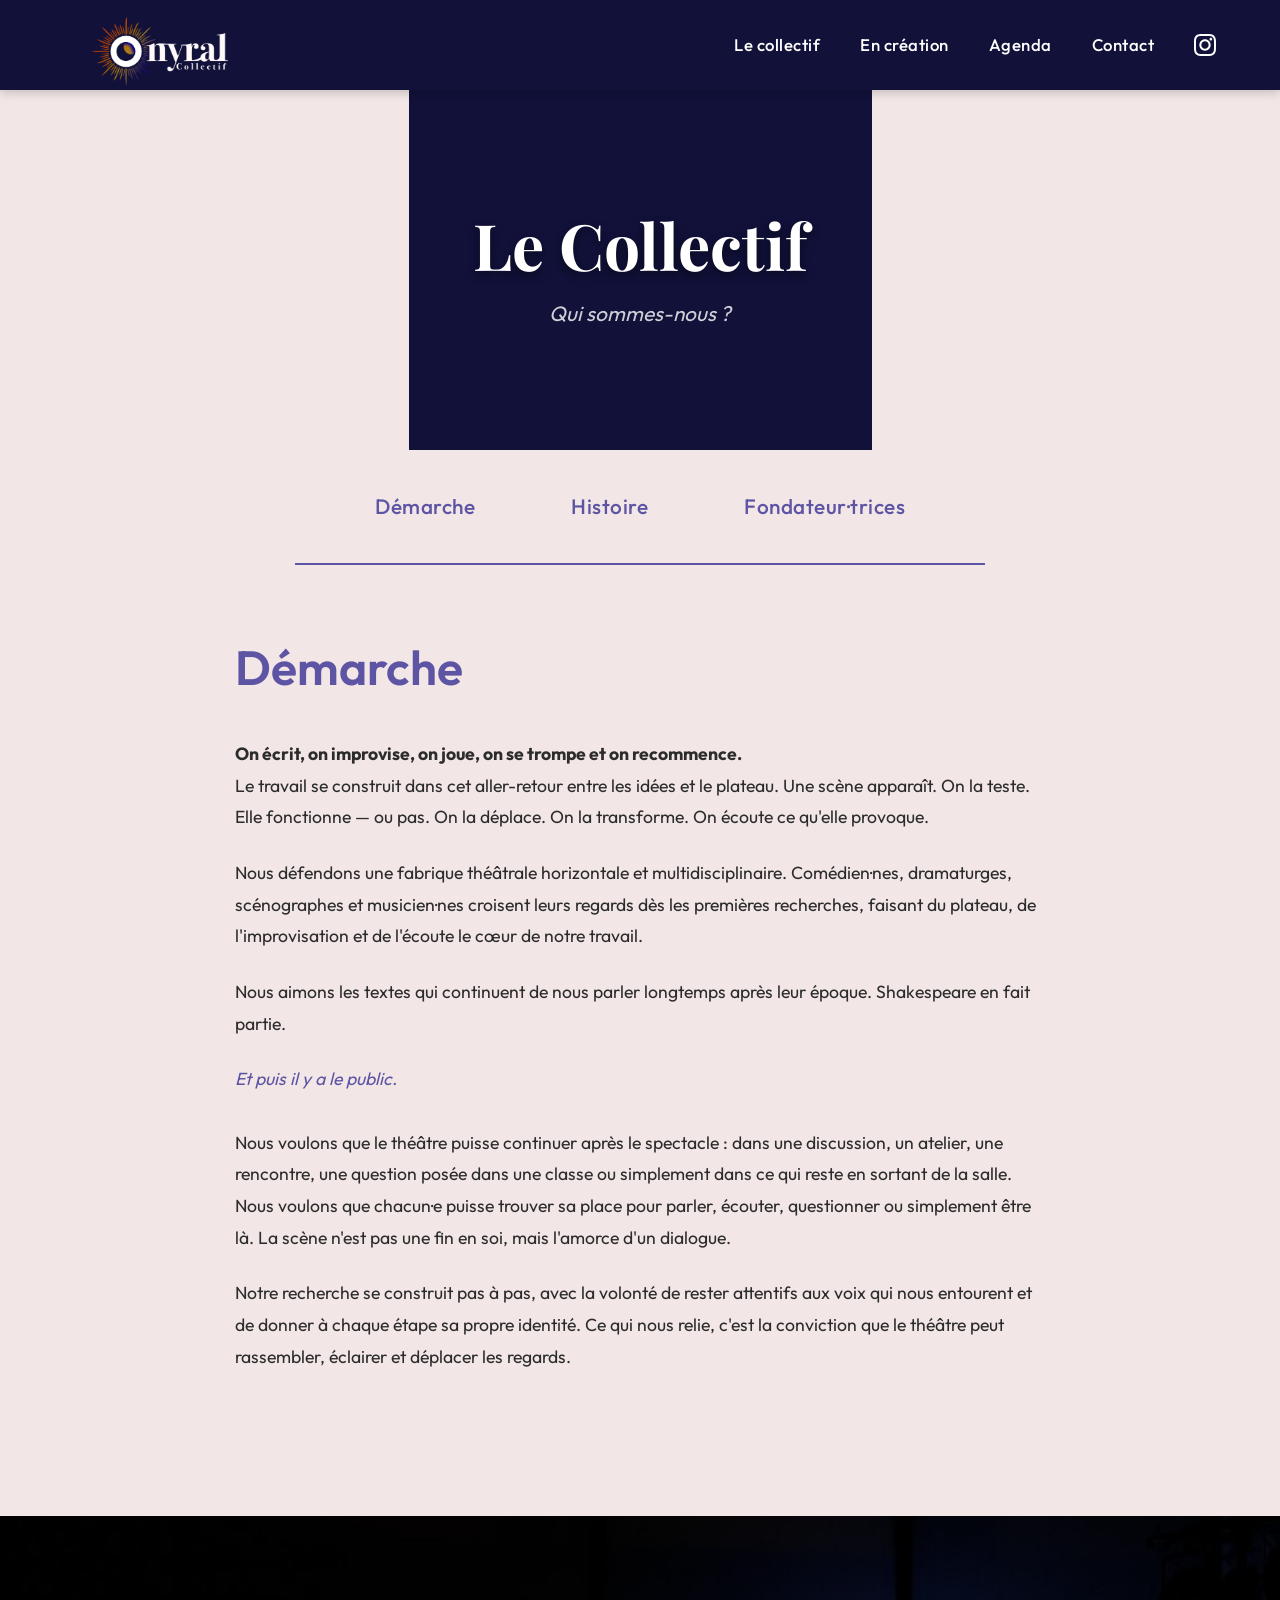
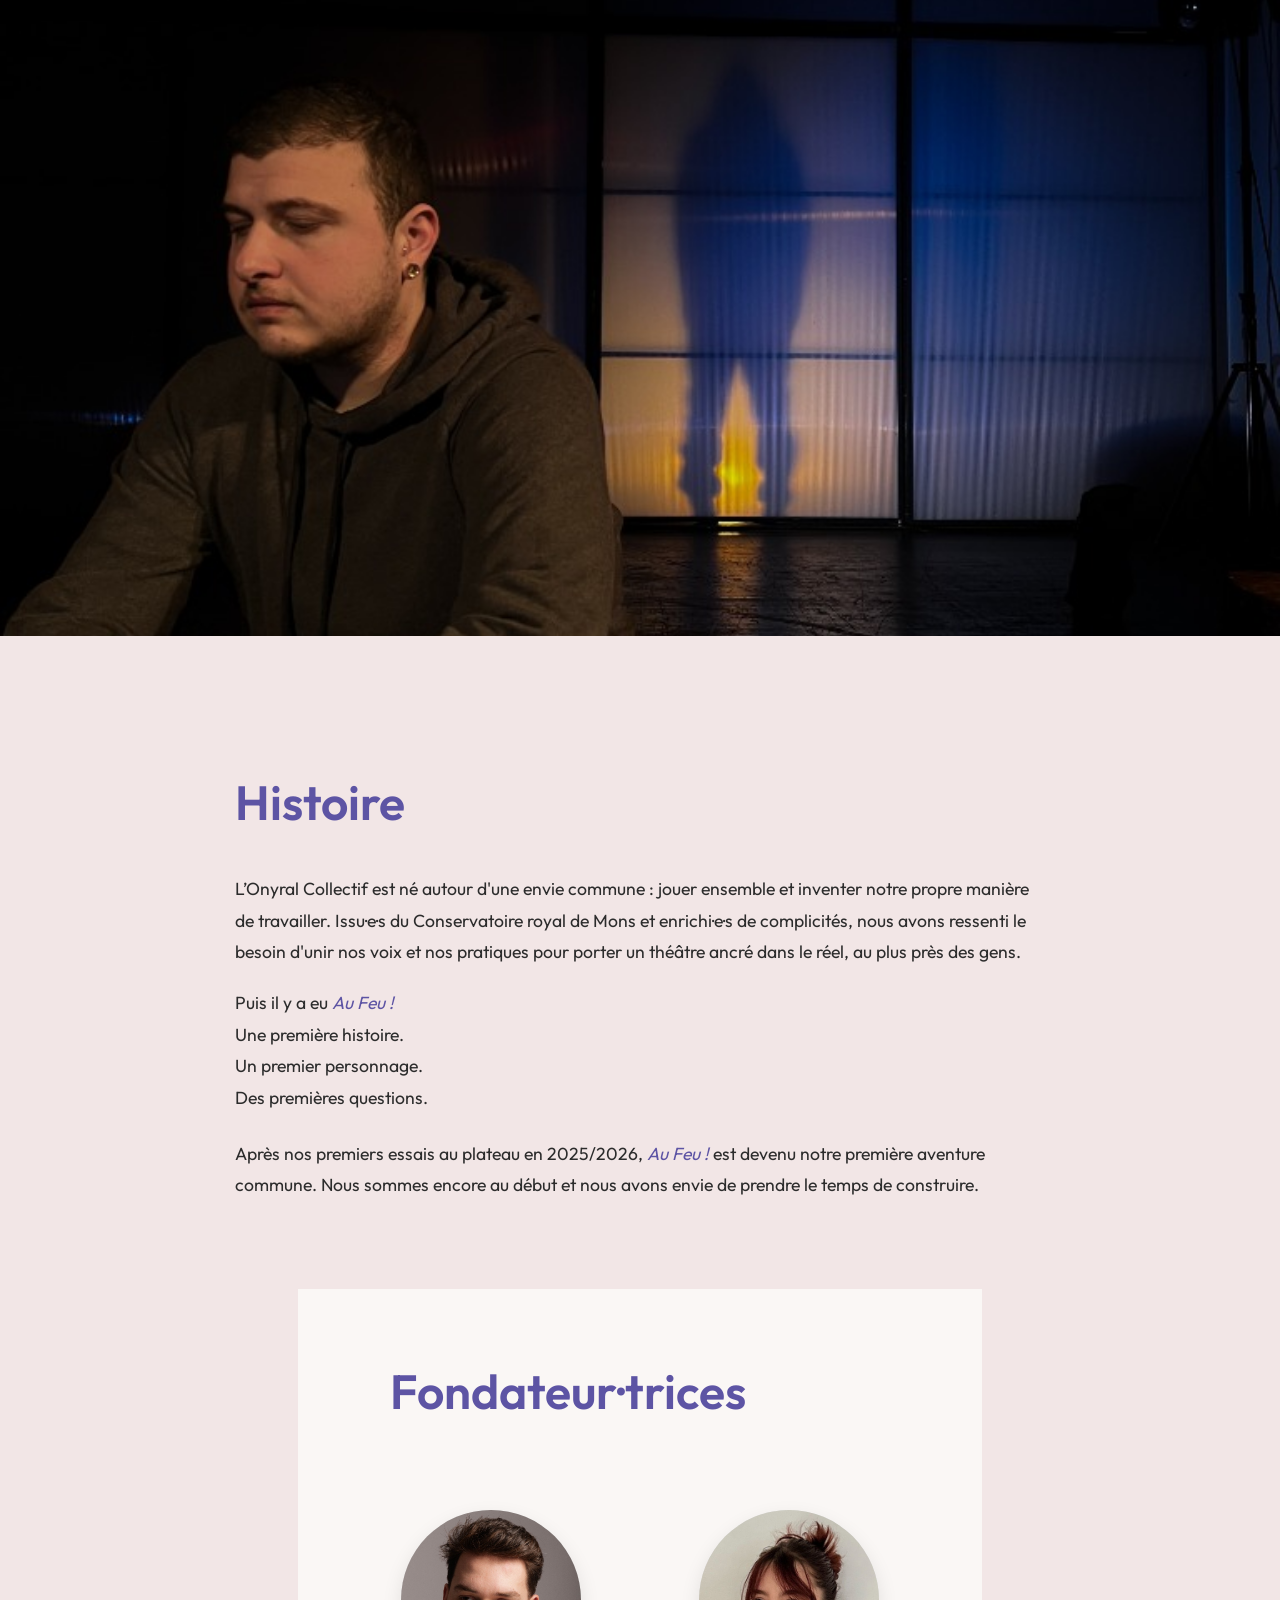
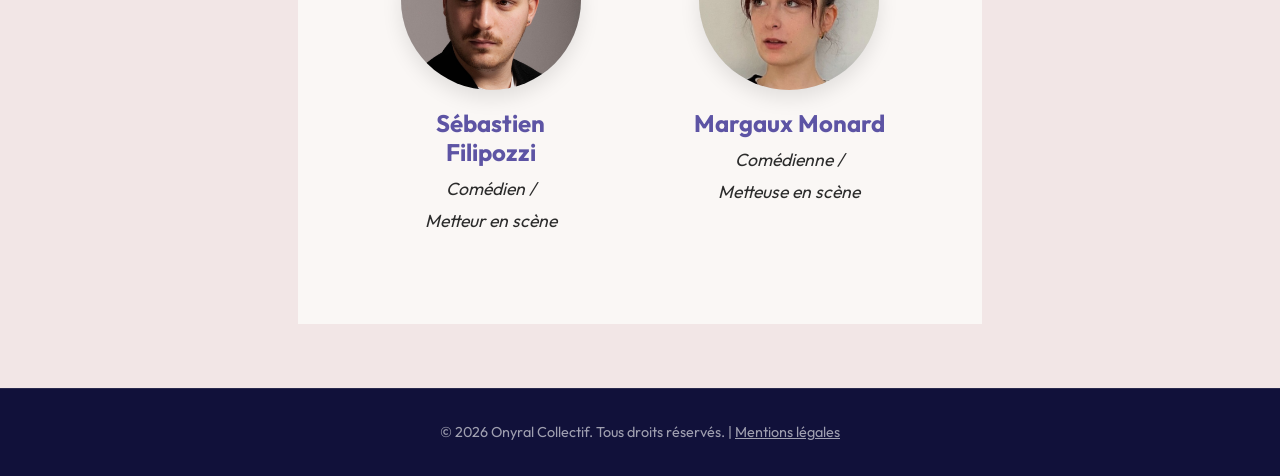
<file: collectif.html>
<!DOCTYPE html>
<html lang="fr">

<head>
    <meta charset="UTF-8">
    <meta name="viewport" content="width=device-width, initial-scale=1.0">
    <title>Le Collectif - Onyral Collectif</title>
    <meta name="description"
        content="Découvrez l'Onyral Collectif, une compagnie de théâtre engagée qui explore les réalités contemporaines">
    <link rel="icon" type="image/png" href="logo-icon.png">
    <link rel="stylesheet" href="style.css">
</head>

<body class="collectif-page">
    <header>
        <a href="index.html" class="logo">
            <img src="logo.png" alt="Onyral Collectif">
        </a>
        <div class="mobile-menu-btn">
            <span></span>
            <span></span>
            <span></span>
        </div>
        <nav>
            <ul>
                <li><a href="collectif.html">Le collectif</a></li>
                <li class="nav-item-projets">
                    <a href="en-creation.html">En création</a>
                    <div class="dropdown">
                        <a href="au-feu.html">Au Feu !</a>
                    </div>
                </li>
                <li><a href="agenda.html">Agenda</a></li>
                <li><a href="contact.html">Contact</a></li>
                <li>
                    <a href="https://www.instagram.com/onyral_collectif/" target="_blank" class="nav-icon"
                        aria-label="Instagram">
                        <svg xmlns="http://www.w3.org/2000/svg" viewBox="0 0 24 24" fill="currentColor">
                            <path
                                d="M12 2.163c3.204 0 3.584.012 4.85.07 3.252.148 4.771 1.691 4.919 4.919.058 1.265.069 1.645.069 4.849 0 3.205-.012 3.584-.069 4.849-.149 3.225-1.664 4.771-4.919 4.919-1.266.058-1.644.07-4.85.07-3.204 0-3.584-.012-4.849-.07-3.26-.149-4.771-1.699-4.919-4.92-.058-1.265-.07-1.644-.07-4.849 0-3.204.013-3.583.07-4.849.149-3.227 1.664-4.771 4.919-4.919 1.266-.057 1.645-.069 4.849-.069zm0-2.163c-3.259 0-3.667.014-4.947.072-4.358.2-6.78 2.618-6.98 6.98-.059 1.281-.073 1.689-.073 4.948 0 3.259.014 3.668.072 4.948.2 4.358 2.618 6.78 6.98 6.98 1.281.058 1.689.072 4.948.072 3.259 0 3.668-.014 4.948-.072 4.354-.2 6.782-2.618 6.979-6.98.059-1.28.073-1.689.073-4.948 0-3.259-.014-3.667-.072-4.947-.196-4.354-2.617-6.78-6.979-6.98-1.281-.059-1.69-.073-4.949-.073zm0 5.838c-3.403 0-6.162 2.759-6.162 6.162s2.759 6.163 6.162 6.163 6.162-2.759 6.162-6.163c0-3.403-2.759-6.162-6.162-6.162zm0 10.162c-2.209 0-4-1.79-4-4 0-2.209 1.791-4 4-4s4 1.791 4 4c0 2.21-1.791 4-4 4zm6.406-11.845c-.796 0-1.441.645-1.441 1.44s.645 1.44 1.441 1.44c.795 0 1.439-.645 1.439-1.44s-.644-1.44-1.439-1.44z" />
                        </svg>
                    </a>
                </li>
            </ul>
        </nav>
    </header>
    <main>
        <!-- Hero Section -->
        <section class="collectif-hero">
            <h1>Le Collectif</h1>
            <p class="collectif-subtitle">Qui sommes-nous ?</p>
        </section>

        <!-- Navigation (starts horizontal, moves to side after scroll) -->
        <nav class="collectif-nav" id="collectif-nav">
            <div class="container">
                <a href="#demarche" class="collectif-nav-link">Démarche</a>
                <a href="#histoire" class="collectif-nav-link">Histoire</a>
                <a href="#fondateurs" class="collectif-nav-link">Fondateur·trices</a>
            </div>
        </nav>

        <!-- Démarche -->
        <section id="demarche" class="collectif-section">
            <div class="container">
                <h2 class="section-title purple-accent">Démarche</h2>

                <div class="collectif-content" style="display: block;">
                    <!-- Premier paragraphe & phrases d'improvisation -->
                    <p style="margin-bottom: 1.5rem; line-height: 1.8;">
                        <strong>On écrit, on improvise, on joue, on se trompe et on recommence.</strong><br>
                        Le travail se construit dans cet aller-retour entre les idées et le plateau. Une scène apparaît.
                        On la teste. Elle fonctionne — ou pas. On la déplace. On la transforme. On écoute ce qu'elle
                        provoque.
                    </p>

                    <p style="margin-bottom: 1.5rem; line-height: 1.8;">
                        Nous défendons une fabrique théâtrale horizontale et multidisciplinaire. Comédien·nes,
                        dramaturges, scénographes et musicien·nes croisent leurs regards dès les premières
                        recherches, faisant du plateau, de l'improvisation et de l'écoute le cœur de notre travail.
                    </p>

                    <!-- Autour des classiques -->
                    <p style="margin-bottom: 1.5rem; line-height: 1.8;">
                        Nous aimons les textes qui continuent de nous parler longtemps après leur époque. Shakespeare en
                        fait partie.<br>
                    </p>

                    <!-- Autour du public -->
                    <p style="margin-bottom: 1.5rem; line-height: 1.8;">
                        <em>Et puis il y a le public.</em><br><br>
                        Nous voulons que le théâtre puisse continuer après le spectacle : dans une discussion, un
                        atelier, une rencontre, une question posée dans une classe ou simplement dans ce qui reste en
                        sortant de la salle. Nous voulons que chacun·e puisse trouver sa place pour parler, écouter,
                        questionner ou simplement être là. La scène n'est pas une fin en soi, mais l'amorce d'un
                        dialogue.
                    </p>

                    <!-- Conclusion -->
                    <p style="margin-bottom: 1rem;">
                        Notre recherche se construit pas à pas, avec la volonté de rester attentifs aux voix qui nous
                        entourent et de donner à chaque étape sa propre identité. Ce qui nous relie, c'est la conviction
                        que le théâtre peut rassembler, éclairer et déplacer les regards.
                    </p>
                </div>
            </div>
        </section>

        <!-- Full Width Image -->
        <section class="full-width-image-section">
            <img src="collectif-hero.jpg" alt="Onyral Collectif sur scène" class="full-width-img">
        </section>

        <!-- Histoire -->
        <section id="histoire" class="collectif-section">
            <div class="container">
                <h2 class="section-title purple-accent">Histoire</h2>

                <div class="collectif-content" style="display: block;">
                    <p style="margin-bottom: 1.2rem;">
                        L’Onyral Collectif est né autour d'une envie commune : jouer ensemble et inventer notre propre
                        manière de travailler.
                        Issu·e·s du Conservatoire royal de Mons et enrichi·e·s de complicités, nous avons ressenti le
                        besoin d'unir nos voix et nos pratiques pour porter un théâtre ancré dans le réel, au plus près
                        des gens.
                    </p>

                    <!-- Les phrases courtes à la ligne -->
                    <p style="margin-bottom: 1.5rem; line-height: 1.8;">
                        Puis il y a eu <em>Au Feu !</em><br>
                        Une première histoire.<br>
                        Un premier personnage.<br>
                        Des premières questions.
                    </p>

                    <p style="margin-bottom: 1.5rem;">
                        Après nos premiers essais au plateau en 2025/2026, <em>Au Feu !</em> est devenu notre première
                        aventure commune. Nous sommes encore au début et nous avons envie de prendre le temps de
                        construire.
                    </p>
                </div>
            </div>
        </section>

        <!-- Fondateur·trices -->
        <section id="fondateurs" class="collectif-section">
            <div class="container">
                <h2 class="section-title purple-accent">Fondateur·trices</h2>

                <div class="collectif-content">
                    <div class="founders-container-explicit founders-two-items">
                        <div class="founders-row-top">
                            <!-- Sébastien -->
                            <div class="founder-circle-item">
                                <div class="founder-img-circle">
                                    <img src="sebastien.jpg" alt="Sébastien Filipozzi">
                                </div>
                                <div class="speech-bubble bubble-left">
                                    <h4>Un petit mot de l'artiste</h4>
                                    <p> A travers ce projet, je cherche à éveiller la curiosité, à déclencher
                                        l'imaginaire et à offrir un moment d'émerveillement. Je cherche ce qui se passe
                                        entre le texte et le corps. Pour moi, l'art de la scène
                                        doit être un espace de liberté, d'émotion et de rencontre.</p>
                                </div>
                                <h3>Sébastien Filipozzi</h3>
                                <p class="founder-role">Comédien /<br>Metteur en scène</p>
                            </div>

                            <!-- Margaux -->
                            <div class="founder-circle-item">
                                <div class="founder-img-circle">
                                    <img src="margaux.jpg" alt="Margaux Monard" class="img-margaux">
                                </div>
                                <div class="speech-bubble bubble-right">
                                    <h4>Un petit mot de l'artiste</h4>
                                    <p>En cours...</p>
                                </div>
                                <h3>Margaux Monard</h3>
                                <p class="founder-role">Comédienne /<br>Metteuse en scène</p>
                            </div>
                        </div>
                    </div>
                </div>
            </div>
        </section>
    </main>

    <footer>
        <p>&copy; 2026 Onyral Collectif. Tous droits réservés. | <a href="mentions-legales.html"
                style="color: inherit; text-decoration: underline;">Mentions légales</a></p>
    </footer>

    <script src="script.js"></script>
    <script>
        // Move Collectif navigation to side/back based on scroll position
        document.addEventListener('DOMContentLoaded', () => {
            const collectifNav = document.getElementById('collectif-nav');
            const collectifHero = document.querySelector('.collectif-hero');
            const navLinks = collectifNav.querySelectorAll('.collectif-nav-link');

            function updateNavPosition() {
                // Ne jamais activer le side-nav sur mobile/tablette
                if (window.innerWidth <= 768) {
                    collectifNav.classList.remove('side-nav');
                    return;
                }

                const heroHeight = collectifHero.offsetHeight;

                // Move to side when past hero, back to horizontal when at top
                if (window.scrollY > heroHeight - 100) {
                    collectifNav.classList.add('side-nav');
                } else {
                    collectifNav.classList.remove('side-nav');
                }
            }

            // Update position on scroll
            window.addEventListener('scroll', updateNavPosition);

            // Also update on resize (switch desktop/mobile)
            window.addEventListener('resize', updateNavPosition);

            // Also update on click (for immediate navigation)
            navLinks.forEach(link => {
                link.addEventListener('click', () => {
                    // Small delay to let smooth scroll start, then check position
                    setTimeout(updateNavPosition, 100);
                });
            });
        });
    </script>
</body>

</html>
</file>
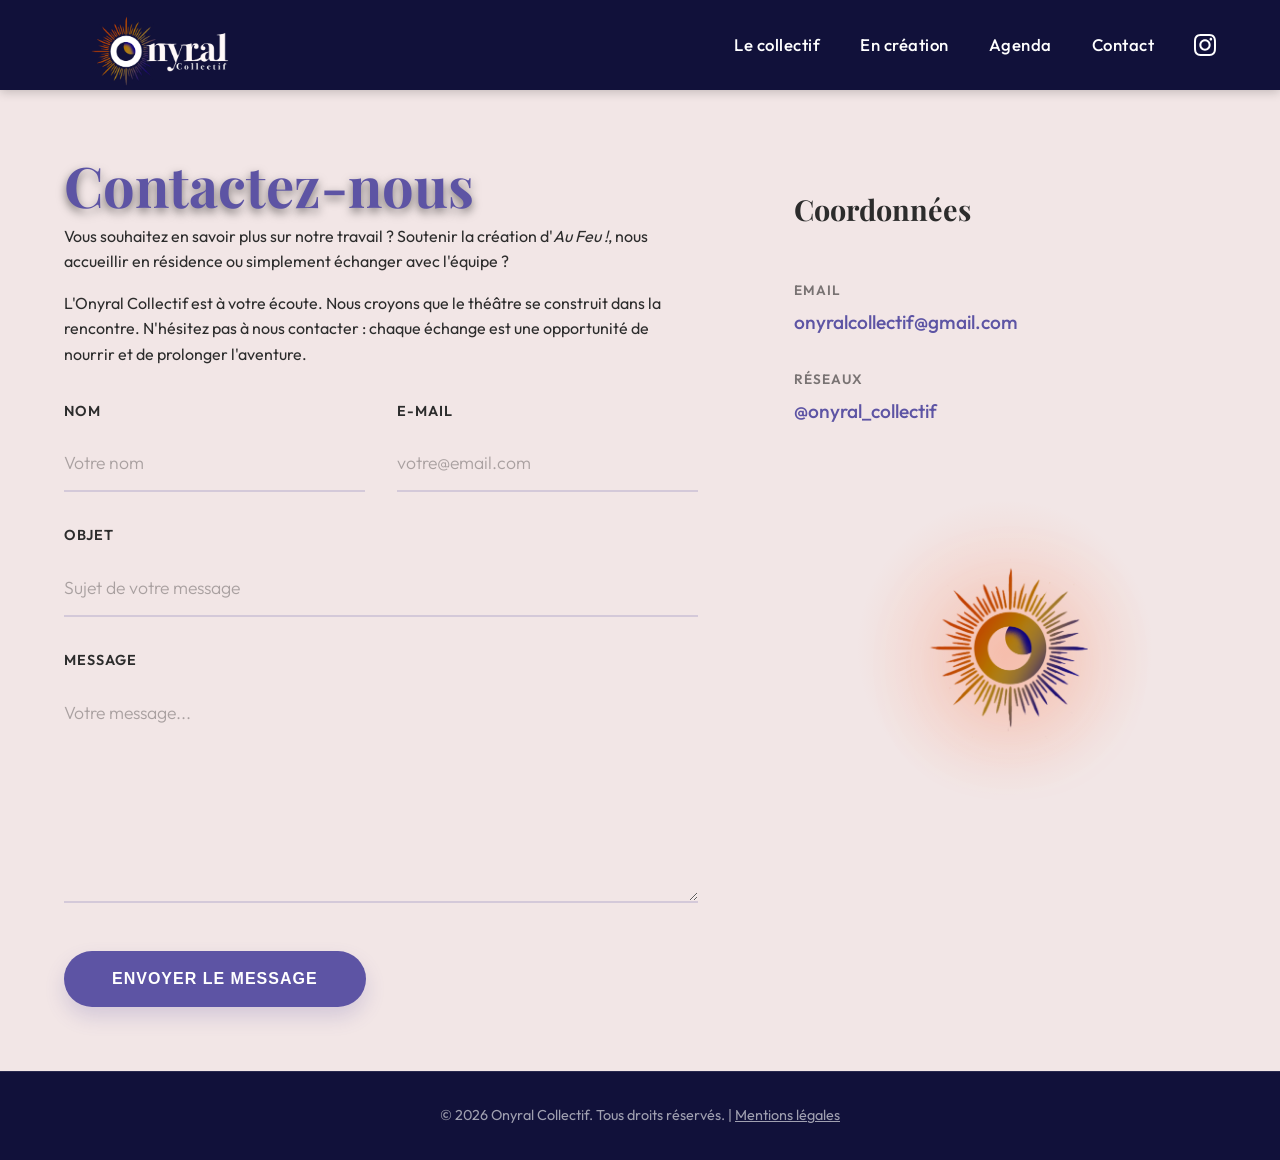
<file: contact.html>
<!DOCTYPE html>
<html lang="fr">

<head>
    <meta charset="UTF-8">
    <meta name="viewport" content="width=device-width, initial-scale=1.0">
    <title>Contact - Onyral Collectif</title>
    <meta name="description"
        content="Contactez l'Onyral Collectif pour programmer nos spectacles ou pour toute question">
    <link rel="icon" type="image/png" href="logo-icon.png">
    <link rel="stylesheet" href="style.css">
</head>

<body>
    <header>
        <a href="index.html" class="logo">
            <img src="logo.png" alt="Onyral Collectif">
        </a>
        <div class="mobile-menu-btn">
            <span></span>
            <span></span>
            <span></span>
        </div>
        <nav>
            <ul>
                <li><a href="collectif.html">Le collectif</a></li>
                <li class="nav-item-projets">
                    <a href="en-creation.html">En création</a>
                    <div class="dropdown">
                        <a href="au-feu.html">Au Feu !</a>
                    </div>
                </li>
                <li><a href="agenda.html">Agenda</a></li>
                <li><a href="contact.html">Contact</a></li>
                <li>
                    <a href="https://www.instagram.com/onyral_collectif/" target="_blank" class="nav-icon"
                        aria-label="Instagram">
                        <svg xmlns="http://www.w3.org/2000/svg" viewBox="0 0 24 24" fill="currentColor">
                            <path
                                d="M12 2.163c3.204 0 3.584.012 4.85.07 3.252.148 4.771 1.691 4.919 4.919.058 1.265.069 1.645.069 4.849 0 3.205-.012 3.584-.069 4.849-.149 3.225-1.664 4.771-4.919 4.919-1.266.058-1.644.07-4.85.07-3.204 0-3.584-.012-4.849-.07-3.26-.149-4.771-1.699-4.919-4.92-.058-1.265-.07-1.644-.07-4.849 0-3.204.013-3.583.07-4.849.149-3.227 1.664-4.771 4.919-4.919 1.266-.057 1.645-.069 4.849-.069zm0-2.163c-3.259 0-3.667.014-4.947.072-4.358.2-6.78 2.618-6.98 6.98-.059 1.281-.073 1.689-.073 4.948 0 3.259.014 3.668.072 4.948.2 4.358 2.618 6.78 6.98 6.98 1.281.058 1.689.072 4.948.072 3.259 0 3.668-.014 4.948-.072 4.354-.2 6.782-2.618 6.979-6.98.059-1.28.073-1.689.073-4.948 0-3.259-.014-3.667-.072-4.947-.196-4.354-2.617-6.78-6.979-6.98-1.281-.059-1.69-.073-4.949-.073zm0 5.838c-3.403 0-6.162 2.759-6.162 6.162s2.759 6.163 6.162 6.163 6.162-2.759 6.162-6.163c0-3.403-2.759-6.162-6.162-6.162zm0 10.162c-2.209 0-4-1.79-4-4 0-2.209 1.791-4 4-4s4 1.791 4 4c0 2.21-1.791 4-4 4zm6.406-11.845c-.796 0-1.441.645-1.441 1.44s.645 1.44 1.441 1.44c.795 0 1.439-.645 1.439-1.44s-.644-1.44-1.439-1.44z" />
                        </svg>
                    </a>
                </li>
            </ul>
        </nav>
    </header>

    <main class="contact-main-direct">
        <div class="contact-container">
            <!-- Left Column: Form & Title -->
            <div class="contact-content-area">
                <h1 class="contact-title-direct">Contactez-nous</h1>
                <div class="contact-intro-text" style="margin-bottom: 2rem; color: var(--text-main); line-height: 1.6;">
                    <p style="margin-bottom: 1rem;">Vous souhaitez en savoir plus sur notre travail ? Soutenir la
                        création d'<em>Au Feu !</em>, nous accueillir en résidence ou simplement échanger avec l'équipe
                        ?</p>
                    <p>L'Onyral Collectif est à votre écoute. Nous croyons que le théâtre se construit dans la
                        rencontre. N'hésitez pas à nous contacter : chaque échange est une opportunité de nourrir et de
                        prolonger l'aventure.</p>
                </div>

                <!-- Formulaire configuré avec FormSubmit (Gratuit & Illimité) -->
                <form class="contact-form-direct" action="https://formsubmit.co/onyralcollectif@gmail.com"
                    method="POST">
                    <!-- Redirection vers ton site après envoi -->
                    <input type="hidden" name="_next" value="https://onyralcollectif.be">



                    <!-- Filtre anti-spam invisible -->
                    <input type="text" name="_honey" style="display:none">

                    <div class="form-row-direct">
                        <div class="form-field-direct">
                            <label for="name">Nom</label>
                            <input type="text" id="name" name="name" required placeholder="Votre nom">
                        </div>
                        <div class="form-field-direct">
                            <label for="email">E-mail</label>
                            <input type="email" id="email" name="email" required placeholder="votre@email.com">
                        </div>
                    </div>

                    <div class="form-field-direct">
                        <label for="subject">Objet</label>
                        <input type="text" id="subject" name="_subject" placeholder="Sujet de votre message">
                    </div>

                    <div class="form-field-direct">
                        <label for="message">Message</label>
                        <textarea id="message" name="message" rows="8" required
                            placeholder="Votre message..."></textarea>
                    </div>

                    <button type="submit" class="btn-send-direct">
                        Envoyer le message
                    </button>
                </form>
            </div>

            <!-- Right Column: Info & Artistic Logo -->
            <div class="contact-sidebar-area">
                <div class="contact-info-box">
                    <h3>Coordonnées</h3>
                    <div class="info-item">
                        <span class="info-label">Email</span>
                        <a href="mailto:onyralcollectif@gmail.com" class="info-link">onyralcollectif@gmail.com</a>
                    </div>
                    <div class="info-item">
                        <span class="info-label">Réseaux</span>
                        <a href="https://www.instagram.com/onyral_collectif/" target="_blank"
                            class="info-link">@onyral_collectif</a>
                    </div>
                </div>

                <div class="contact-art-wrapper">
                    <div class="logo-art-direct">
                        <img src="logo-icon.png" alt="Onyral Logo" class="logo-img-direct">
                        <div class="logo-glow-direct"></div>
                    </div>
                </div>
            </div>
        </div>
    </main>

    <footer>
        <p>&copy; 2026 Onyral Collectif. Tous droits réservés. | <a href="mentions-legales.html"
                style="color: inherit; text-decoration: underline;">Mentions légales</a></p>
    </footer>

    <script src="script.js"></script>
</body>

</html>
</file>
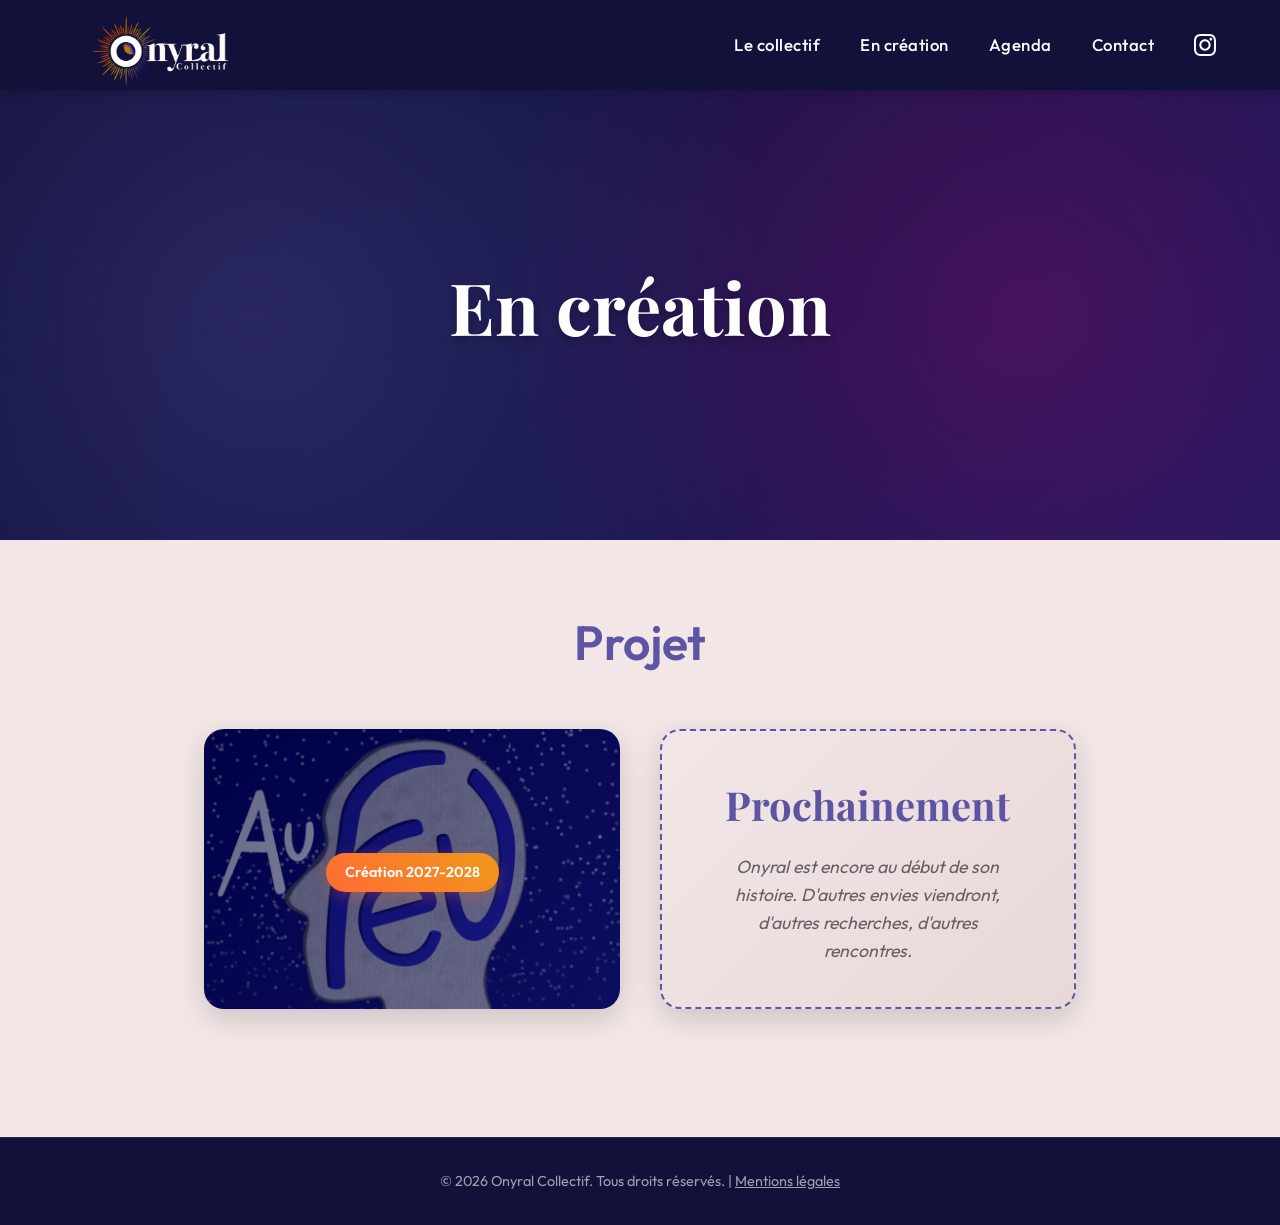
<file: en-creation.html>
<!DOCTYPE html>
<html lang="fr">

<head>
    <meta charset="UTF-8">
    <meta name="viewport" content="width=device-width, initial-scale=1.0">
    <title>Nos Projets - Onyral Collectif</title>
    <meta name="description" content="Découvrez les créations théâtrales de l'Onyral Collectif">
    <link rel="icon" type="image/png" href="logo-icon.png">
    <link rel="stylesheet" href="style.css">
</head>

<body>
    <header>
        <a href="index.html" class="logo">
            <img src="logo.png" alt="Onyral Collectif">
        </a>
        <div class="mobile-menu-btn">
            <span></span>
            <span></span>
            <span></span>
        </div>
        <nav>
            <ul>
                <li><a href="collectif.html">Le collectif</a></li>
                <li class="nav-item-projets">
                    <a href="en-creation.html">En création</a>
                    <div class="dropdown">
                        <a href="au-feu.html">Au Feu !</a>
                    </div>
                </li>
                <li><a href="agenda.html">Agenda</a></li>
                <li><a href="contact.html">Contact</a></li>
                <li>
                    <a href="https://www.instagram.com/onyral_collectif/" target="_blank" class="nav-icon"
                        aria-label="Instagram">
                        <svg xmlns="http://www.w3.org/2000/svg" viewBox="0 0 24 24" fill="currentColor">
                            <path
                                d="M12 2.163c3.204 0 3.584.012 4.85.07 3.252.148 4.771 1.691 4.919 4.919.058 1.265.069 1.645.069 4.849 0 3.205-.012 3.584-.069 4.849-.149 3.225-1.664 4.771-4.919 4.919-1.266.058-1.644.07-4.85.07-3.204 0-3.584-.012-4.849-.07-3.26-.149-4.771-1.699-4.919-4.92-.058-1.265-.07-1.644-.07-4.849 0-3.204.013-3.583.07-4.849.149-3.227 1.664-4.771 4.919-4.919 1.266-.057 1.645-.069 4.849-.069zm0-2.163c-3.259 0-3.667.014-4.947.072-4.358.2-6.78 2.618-6.98 6.98-.059 1.281-.073 1.689-.073 4.948 0 3.259.014 3.668.072 4.948.2 4.358 2.618 6.78 6.98 6.98 1.281.058 1.689.072 4.948.072 3.259 0 3.668-.014 4.948-.072 4.354-.2 6.782-2.618 6.979-6.98.059-1.28.073-1.689.073-4.948 0-3.259-.014-3.667-.072-4.947-.196-4.354-2.617-6.78-6.979-6.98-1.281-.059-1.69-.073-4.949-.073zm0 5.838c-3.403 0-6.162 2.759-6.162 6.162s2.759 6.163 6.162 6.163 6.162-2.759 6.162-6.163c0-3.403-2.759-6.162-6.162-6.162zm0 10.162c-2.209 0-4-1.79-4-4 0-2.209 1.791-4 4-4s4 1.791 4 4c0 2.21-1.791 4-4 4zm6.406-11.845c-.796 0-1.441.645-1.441 1.44s.645 1.44 1.441 1.44c.795 0 1.439-.645 1.439-1.44s-.644-1.44-1.439-1.44z" />
                        </svg>
                    </a>
                </li>
            </ul>
        </nav>
    </header>

    <main>
        <!-- Section Hero -->
        <section class="projets-hero">
            <div class="hero-content">
                <h1>En création</h1>
            </div>
        </section>

        <!-- Section Projets -->
        <section class="projets-content">
            <div class="container">
                <h2 class="section-title" style="text-align: center; margin-bottom: 3rem;">Projet</h2>

                <!-- Grille des vignettes -->
                <div class="projets-grid"
                    style="display: flex; flex-wrap: wrap; justify-content: center; gap: 2.5rem; max-width: 1000px; margin: 0 auto; align-items: stretch;">

                    <!-- Carte 1 : Au Feu (Badge recentré au milieu) -->
                    <a href="au-feu.html" class="projet-card projet-card-featured"
                        style="flex: 1 1 380px; max-width: 480px; min-height: 280px; text-decoration: none; border-radius: 20px; overflow: hidden; position: relative; transition: transform 0.3s ease, box-shadow 0.3s ease; display: flex; flex-direction: column; justify-content: center; align-items: center;">
                        <div class="projet-content"
                            style="padding: 2rem; position: relative; z-index: 2; text-align: center;">
                            <div class="projet-tag">Création 2027-2028</div>
                        </div>
                        <div class="projet-overlay" style="position: absolute; inset: 0; z-index: 1;"></div>
                    </a>

                    <!-- Carte 2 : Prochainement -->
                    <div class="projet-card projet-card-coming"
                        style="flex: 1 1 380px; max-width: 480px; min-height: 280px; border-radius: 20px; display: flex; flex-direction: column; justify-content: center; align-items: center; text-align: center; padding: 2rem; transition: transform 0.3s ease, box-shadow 0.3s ease;">
                        <div class="projet-content">
                            <h3 class="projet-title-coming">Prochainement</h3>
                            <p class="projet-description-coming">Onyral est encore au début de son histoire. D'autres
                                envies viendront, d'autres recherches, d'autres rencontres.</p>
                        </div>
                    </div>

                </div>
            </div>
        </section>
    </main>

    <footer>
        <p>&copy; 2026 Onyral Collectif. Tous droits réservés. | <a href="mentions-legales.html"
                style="color: inherit; text-decoration: underline;">Mentions légales</a></p>
    </footer>

    <script src="script.js"></script>
</body>

</html>
</file>
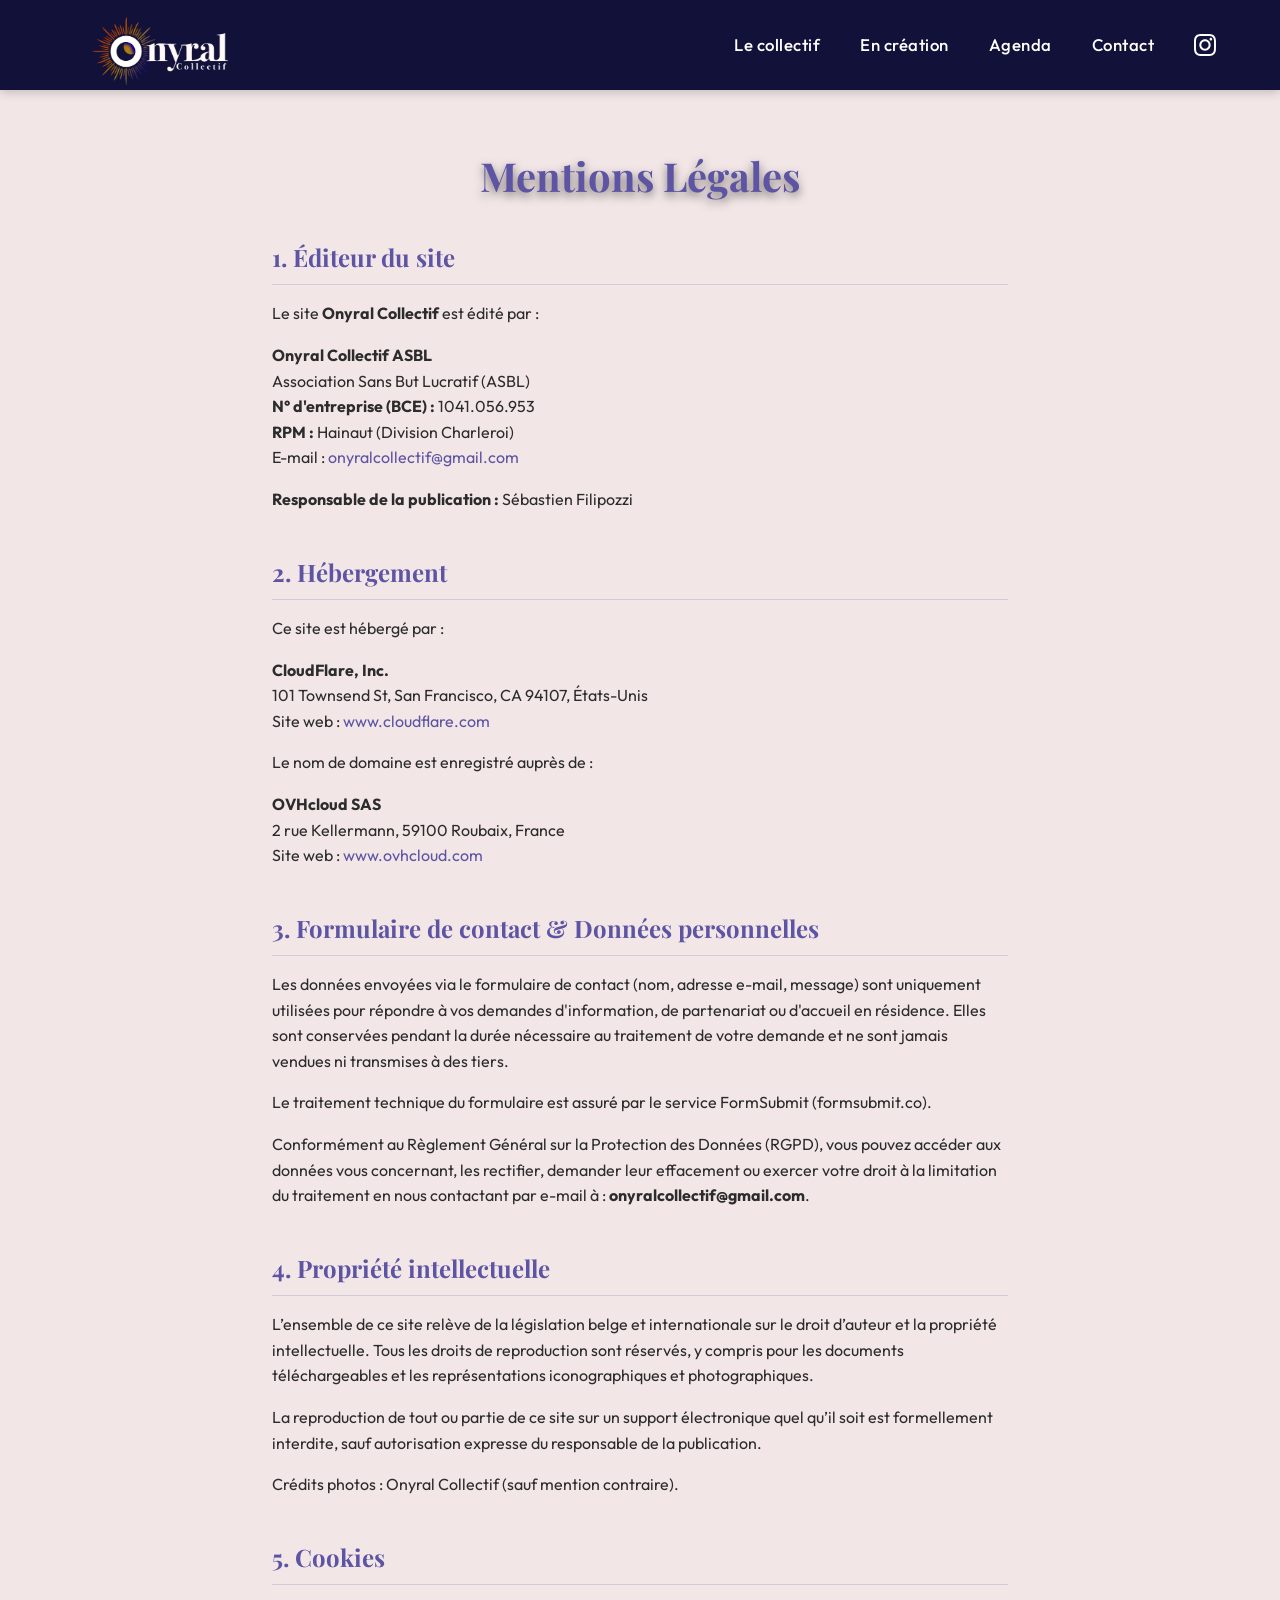
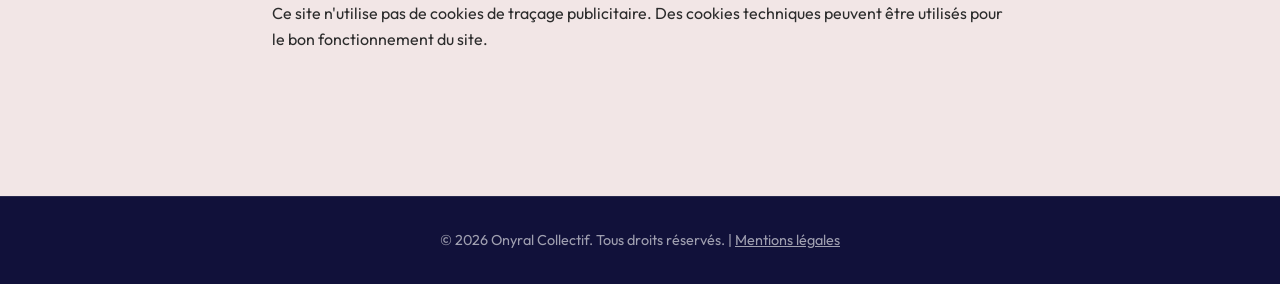
<file: mentions-legales.html>
<!DOCTYPE html>
<html lang="fr">

<head>
    <meta charset="UTF-8">
    <meta name="viewport" content="width=device-width, initial-scale=1.0">
    <title>Mentions Légales - Onyral Collectif</title>
    <link rel="icon" type="image/png" href="logo-icon.png">
    <link rel="stylesheet" href="style.css">
    <style>
        .legal-content {
            max-width: 800px;
            margin: 4rem auto;
            padding: 0 2rem;
            color: var(--text-main);
        }

        .legal-content h1 {
            font-family: 'Playfair Display', serif;
            font-size: 2.5rem;
            color: var(--accent-purple);
            margin-bottom: 2rem;
            text-align: center;
        }

        .legal-content h2 {
            font-family: 'Playfair Display', serif;
            font-size: 1.5rem;
            color: var(--accent-purple);
            margin-top: 2.5rem;
            margin-bottom: 1rem;
            border-bottom: 1px solid rgba(93, 84, 164, 0.2);
            padding-bottom: 0.5rem;
        }

        .legal-content p {
            margin-bottom: 1rem;
            line-height: 1.6;
        }

        .legal-content ul {
            margin-bottom: 1rem;
            padding-left: 1.5rem;
        }

        .legal-content li {
            margin-bottom: 0.5rem;
        }
    </style>
</head>

<body>
    <header>
        <a href="index.html" class="logo">
            <img src="logo.png" alt="Onyral Collectif">
        </a>
        <div class="mobile-menu-btn">
            <span></span>
            <span></span>
            <span></span>
        </div>
        <nav>
            <ul>
                <li><a href="collectif.html">Le collectif</a></li>
                <li class="nav-item-projets">
                    <a href="en-creation.html">En création</a>
                    <div class="dropdown">
                        <a href="au-feu.html">Au Feu !</a>
                    </div>
                </li>
                <li><a href="agenda.html">Agenda</a></li>
                <li><a href="contact.html">Contact</a></li>
                <li>
                    <a href="https://www.instagram.com/onyral_collectif/" target="_blank" class="nav-icon"
                        aria-label="Instagram">
                        <svg xmlns="http://www.w3.org/2000/svg" viewBox="0 0 24 24" fill="currentColor">
                            <path
                                d="M12 2.163c3.204 0 3.584.012 4.85.07 3.252.148 4.771 1.691 4.919 4.919.058 1.265.069 1.645.069 4.849 0 3.205-.012 3.584-.069 4.849-.149 3.225-1.664 4.771-4.919 4.919-1.266.058-1.644.07-4.85.07-3.204 0-3.584-.012-4.849-.07-3.26-.149-4.771-1.699-4.919-4.92-.058-1.265-.07-1.644-.07-4.849 0-3.204.013-3.583.07-4.849.149-3.227 1.664-4.771 4.919-4.919 1.266-.057 1.645-.069 4.849-.069zm0-2.163c-3.259 0-3.667.014-4.947.072-4.358.2-6.78 2.618-6.98 6.98-.059 1.281-.073 1.689-.073 4.948 0 3.259.014 3.668.072 4.948.2 4.358 2.618 6.78 6.98 6.98 1.281.058 1.689.072 4.948.072 3.259 0 3.668-.014 4.948-.072 4.354-.2 6.782-2.618 6.979-6.98.059-1.28.073-1.689.073-4.948 0-3.259-.014-3.667-.072-4.947-.196-4.354-2.617-6.78-6.979-6.98-1.281-.059-1.69-.073-4.949-.073zm0 5.838c-3.403 0-6.162 2.759-6.162 6.162s2.759 6.163 6.162 6.163 6.162-2.759 6.162-6.163c0-3.403-2.759-6.162-6.162-6.162zm0 10.162c-2.209 0-4-1.79-4-4 0-2.209 1.791-4 4-4s4 1.791 4 4c0 2.21-1.791 4-4 4zm6.406-11.845c-.796 0-1.441.645-1.441 1.44s.645 1.44 1.441 1.44c.795 0 1.439-.645 1.439-1.44s-.644-1.44-1.439-1.44z" />
                        </svg>
                    </a>
                </li>
            </ul>
        </nav>
    </header>

    <main>
        <div class="legal-content">
            <h1>Mentions Légales</h1>

            <section>
                <h2>1. Éditeur du site</h2>
                <p>Le site <strong>Onyral Collectif</strong> est édité par :</p>
                <p>
                    <strong>Onyral Collectif ASBL</strong><br>
                    Association Sans But Lucratif (ASBL)<br>
                    <strong>N° d'entreprise (BCE) :</strong> 1041.056.953<br>
                    <strong>RPM :</strong> Hainaut (Division Charleroi)<br>
                    E-mail : <a href="mailto:onyralcollectif@gmail.com"
                        style="color: var(--accent-purple);">onyralcollectif@gmail.com</a>
                </p>
                <p><strong>Responsable de la publication :</strong> Sébastien Filipozzi</p>
            </section>

            <section>
                <section>
                    <h2>2. Hébergement</h2>
                    <p>Ce site est hébergé par :</p>
                    <p>
                        <strong>CloudFlare, Inc.</strong><br>
                        101 Townsend St, San Francisco, CA 94107, États-Unis<br>
                        Site web : <a href="https://www.cloudflare.com" target="_blank"
                            style="color: var(--accent-purple);">www.cloudflare.com</a>
                    </p>
                    <p>Le nom de domaine est enregistré auprès de :</p>
                    <p>
                        <strong>OVHcloud SAS</strong><br>
                        2 rue Kellermann, 59100 Roubaix, France<br>
                        Site web : <a href="https://www.ovhcloud.com" target="_blank"
                            style="color: var(--accent-purple);">www.ovhcloud.com</a>
                    </p>
                </section>

                <section>
                    <h2>3. Formulaire de contact & Données personnelles</h2>
                    <p>Les données envoyées via le formulaire de contact (nom, adresse e-mail, message) sont uniquement
                        utilisées pour répondre à vos demandes d'information, de partenariat ou d'accueil en résidence.
                        Elles sont conservées pendant la durée nécessaire au traitement de votre demande et ne sont
                        jamais vendues ni transmises à des tiers.</p>
                    <p>Le traitement technique du formulaire est assuré par le service FormSubmit (formsubmit.co).</p>
                    <p>Conformément au Règlement Général sur la Protection des Données (RGPD), vous pouvez accéder aux
                        données vous concernant, les rectifier, demander leur effacement ou exercer votre droit à la
                        limitation du traitement en nous contactant par e-mail à :
                        <strong>onyralcollectif@gmail.com</strong>.
                    </p>
                </section>

                <section>
                    <h2>4. Propriété intellectuelle</h2>
                    <p>L’ensemble de ce site relève de la législation belge et internationale sur le droit d’auteur et
                        la propriété intellectuelle. Tous les droits de reproduction sont réservés, y compris pour les
                        documents téléchargeables et les représentations iconographiques et photographiques.</p>
                    <p>La reproduction de tout ou partie de ce site sur un support électronique quel qu’il soit est
                        formellement interdite, sauf autorisation expresse du responsable de la publication.</p>
                    <p>Crédits photos : Onyral Collectif (sauf mention contraire).</p>
                </section>

                <section>
                    <h2>5. Cookies</h2>
                    <p>Ce site n'utilise pas de cookies de traçage publicitaire. Des cookies techniques peuvent être
                        utilisés pour le bon fonctionnement du site.</p>
                </section>
        </div>
    </main>

    <footer>
        <p>&copy; 2026 Onyral Collectif. Tous droits réservés. | <a href="mentions-legales.html"
                style="color: inherit; text-decoration: underline;">Mentions légales</a></p>
    </footer>

    <script src="script.js"></script>
</body>

</html>
</file>
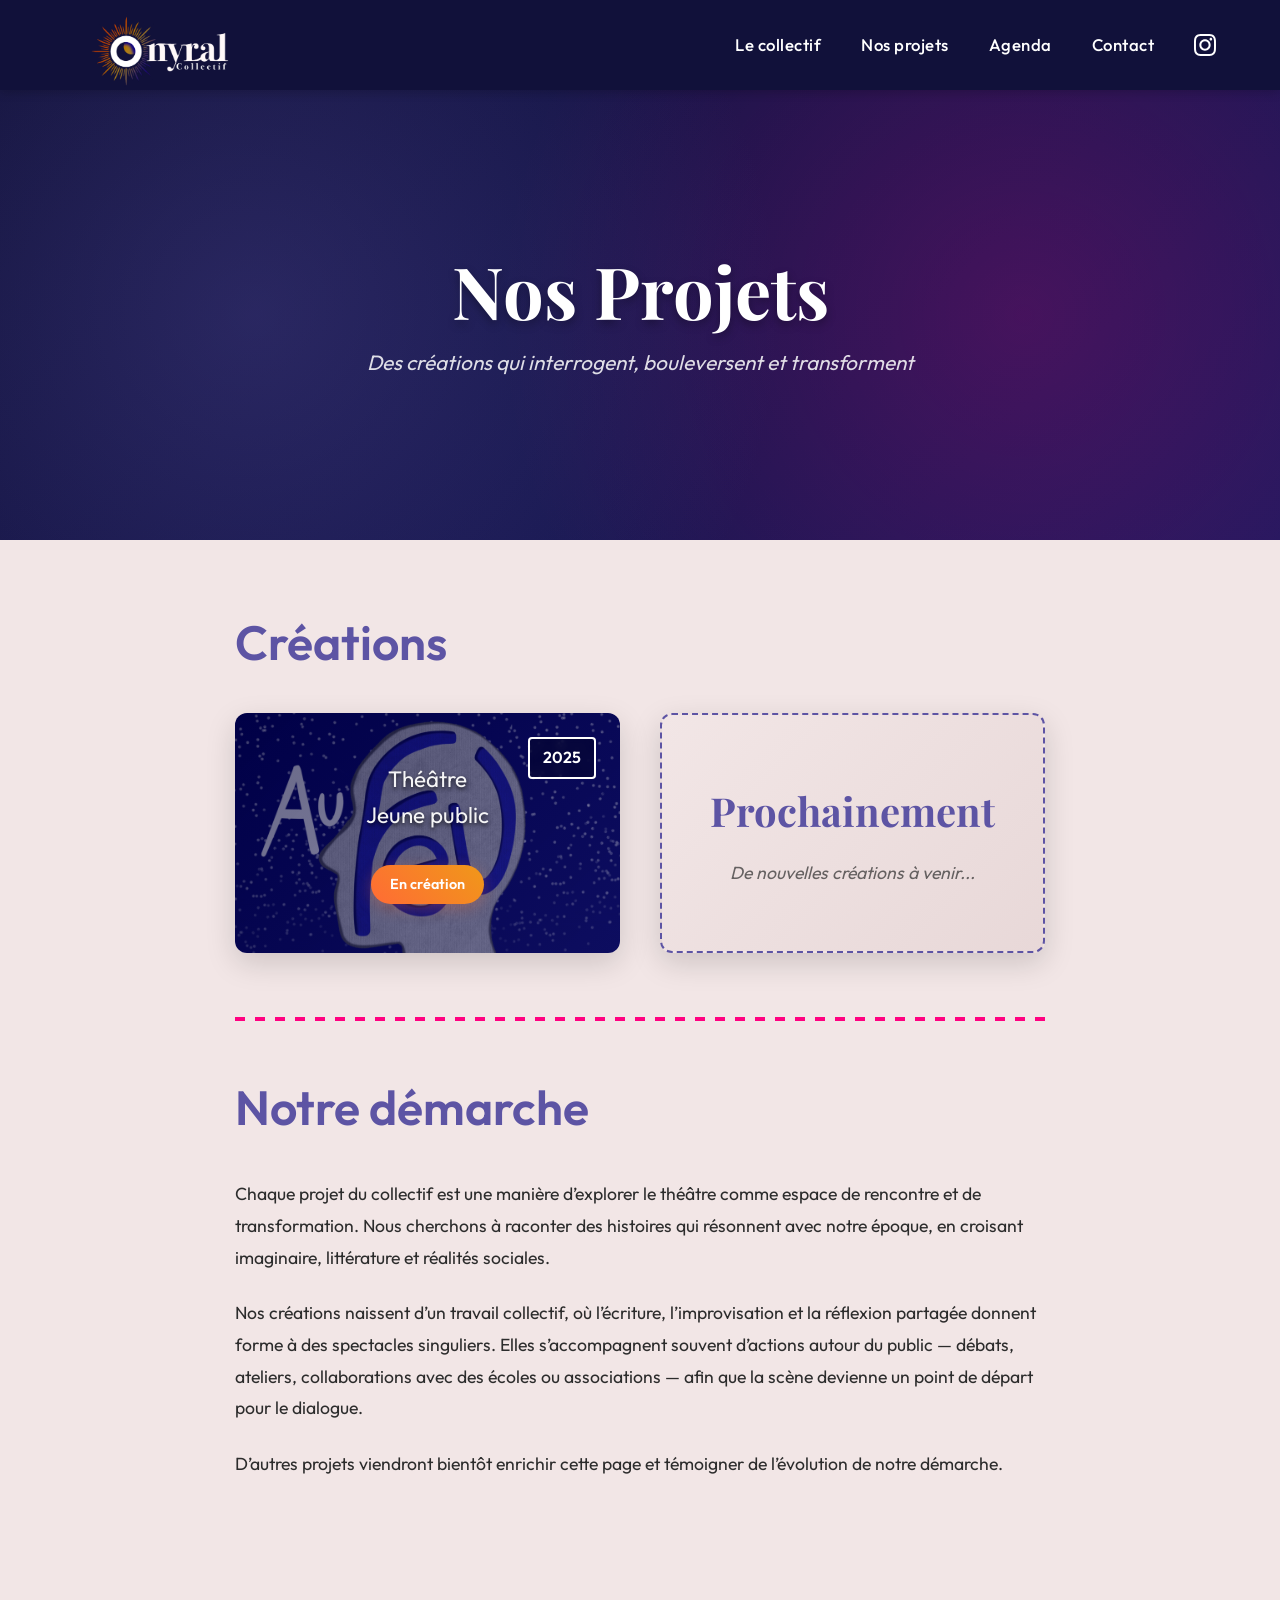
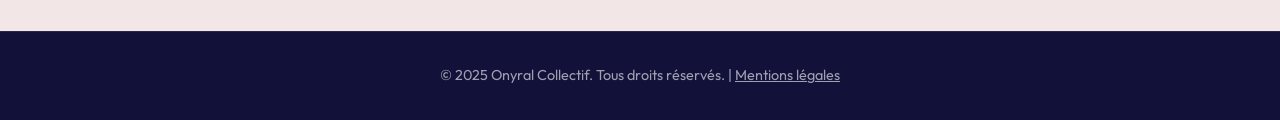
<file: projets.html>
<!DOCTYPE html>
<html lang="fr">

<head>
    <meta charset="UTF-8">
    <meta name="viewport" content="width=device-width, initial-scale=1.0">
    <title>Nos Projets - Onyral Collectif</title>
    <meta name="description" content="Découvrez les créations théâtrales de l'Onyral Collectif">
    <link rel="icon" type="image/png" href="logo-icon.png">
    <link rel="stylesheet" href="style.css">
</head>

<body>
    <header>
        <a href="index.html" class="logo">
            <img src="logo.png" alt="Onyral Collectif">
        </a>
        <div class="mobile-menu-btn">
            <span></span>
            <span></span>
            <span></span>
        </div>
        <nav>
            <ul>
                <li><a href="collectif.html">Le collectif</a></li>
                <li class="nav-item-projets">
                    <a href="projets.html">Nos projets</a>
                    <div class="dropdown">
                        <a href="au-feu.html">Au Feu !</a>
                    </div>
                </li>
                <li><a href="agenda.html">Agenda</a></li>
                <li><a href="contact.html">Contact</a></li>
                <li>
                    <a href="https://www.instagram.com/onyral_collectif/" target="_blank" class="nav-icon"
                        aria-label="Instagram">
                        <svg xmlns="http://www.w3.org/2000/svg" viewBox="0 0 24 24" fill="currentColor">
                            <path
                                d="M12 2.163c3.204 0 3.584.012 4.85.07 3.252.148 4.771 1.691 4.919 4.919.058 1.265.069 1.645.069 4.849 0 3.205-.012 3.584-.069 4.849-.149 3.225-1.664 4.771-4.919 4.919-1.266.058-1.644.07-4.85.07-3.204 0-3.584-.012-4.849-.07-3.26-.149-4.771-1.699-4.919-4.92-.058-1.265-.07-1.644-.07-4.849 0-3.204.013-3.583.07-4.849.149-3.227 1.664-4.771 4.919-4.919 1.266-.057 1.645-.069 4.849-.069zm0-2.163c-3.259 0-3.667.014-4.947.072-4.358.2-6.78 2.618-6.98 6.98-.059 1.281-.073 1.689-.073 4.948 0 3.259.014 3.668.072 4.948.2 4.358 2.618 6.78 6.98 6.98 1.281.058 1.689.072 4.948.072 3.259 0 3.668-.014 4.948-.072 4.354-.2 6.782-2.618 6.979-6.98.059-1.28.073-1.689.073-4.948 0-3.259-.014-3.667-.072-4.947-.196-4.354-2.617-6.78-6.979-6.98-1.281-.059-1.69-.073-4.949-.073zm0 5.838c-3.403 0-6.162 2.759-6.162 6.162s2.759 6.163 6.162 6.163 6.162-2.759 6.162-6.163c0-3.403-2.759-6.162-6.162-6.162zm0 10.162c-2.209 0-4-1.79-4-4 0-2.209 1.791-4 4-4s4 1.791 4 4c0 2.21-1.791 4-4 4zm6.406-11.845c-.796 0-1.441.645-1.441 1.44s.645 1.44 1.441 1.44c.795 0 1.439-.645 1.439-1.44s-.644-1.44-1.439-1.44z" />
                        </svg>
                    </a>
                </li>
            </ul>
        </nav>
    </header>

    <main>
        <section class="projets-hero">
            <div class="hero-content">
                <h1>Nos Projets</h1>
                <p class="projets-subtitle">Des créations qui interrogent, bouleversent et transforment</p>
            </div>
        </section>

        <section class="projets-content">
            <div class="container">
                <h2 class="section-title">Créations</h2>

                <div class="projets-grid">
                    <!-- Au Feu Card - Main Project -->
                    <a href="au-feu.html" class="projet-card projet-card-featured">
                        <div class="projet-year">2025</div>
                        <div class="projet-content" style="justify-content: flex-end; padding-bottom: 2rem;">
                            <!-- Title is in the image -->
                            <p class="projet-description"
                                style="text-shadow: 0 2px 4px rgba(0,0,0,0.8); font-size: 1.4rem;">Théâtre<br>Jeune
                                public</p>
                            <div class="projet-tag" style="margin-top: 1rem;">En création</div>
                        </div>
                        <div class="projet-overlay"></div>
                    </a>

                    <!-- Future Projects Placeholders -->
                    <div class="projet-card projet-card-coming">
                        <div class="projet-content">
                            <h3 class="projet-title-coming">Prochainement</h3>
                            <p class="projet-description-coming">De nouvelles créations à venir...</p>
                        </div>
                    </div>
                </div>

                <div class="separator"></div>

                <div class="projets-info">
                    <h2 class="section-title">Notre démarche</h2>
                    <p>Chaque projet du collectif est une manière d’explorer le théâtre comme espace de rencontre et de
                        transformation. Nous cherchons à raconter des histoires qui résonnent avec notre époque, en
                        croisant imaginaire, littérature et réalités sociales.</p>
                    <p>Nos créations naissent d’un travail collectif, où l’écriture, l’improvisation et la réflexion
                        partagée donnent forme à des spectacles singuliers. Elles s’accompagnent souvent d’actions
                        autour du public — débats, ateliers, collaborations avec des écoles ou associations — afin que
                        la scène devienne un point de départ pour le dialogue.</p>
                    <p>D’autres projets viendront bientôt enrichir cette page et témoigner de l’évolution de notre
                        démarche.</p>
                </div>
            </div>
        </section>
    </main>

    <footer>
        <p>&copy; 2025 Onyral Collectif. Tous droits réservés. | <a href="mentions-legales.html"
                style="color: inherit; text-decoration: underline;">Mentions légales</a></p>
    </footer>

    <script src="script.js"></script>
</body>

</html>
</file>
<file: style.css>
/* ==========================================================================
   1. IMPORTS & CONFIGURATION GLOBALE
   ========================================================================== */

@import url('https://fonts.googleapis.com/css2?family=Outfit:wght@300;400;600&family=Playfair+Display:ital,wght@0,400;0,700;1,400&display=swap');

:root {
    /* Palette Principale */
    --bg-deep: #11113a;
    /* Bleu royal profond (Header/Footer) */
    --bg-light: #f2e6e6;
    /* Beige/Rosé clair (Fond de page) */
    --text-main: #2c2c2c;
    /* Texte sombre (sur fond clair) */
    --text-light: #ffffff;
    /* Texte blanc (sur fond sombre) */

    /* Couleurs d'accentuation */
    --accent-purple: #5d54a4;
    /* Violet (Titres) */
    --accent-pink: #ff0080;
    /* Rose (Lignes/Accents) */
    --accent-blue-btn: #7b68ee;
    /* Pervenche (Boutons) */
    --accent-orange: #ff6b35;
    /* Orange (Survol navigation) */

    /* Effets & Dimensions */
    --glass-border: rgba(255, 255, 255, 0.1);
    --nav-height: 90px;
}

/* ==========================================================================
   2. RESET & BASE
   ========================================================================== */

*,
*::before,
*::after {
    margin: 0;
    padding: 0;
    box-sizing: border-box;
}

html {
    scroll-behavior: smooth;
}

body {
    font-family: 'Outfit', sans-serif;
    background: var(--bg-light);
    color: var(--text-main);
    min-height: 100vh;
    line-height: 1.6;
    overflow-x: hidden;
}

a {
    color: inherit;
    text-decoration: none;
    transition: all 0.3s ease;
}

ul {
    list-style: none;
}

/* ==========================================================================
   3. EN-TÊTE & NAVIGATION (HEADER)
   ========================================================================== */

header {
    position: fixed;
    top: 0;
    left: 0;
    z-index: 100;
    width: 100%;
    height: var(--nav-height);
    display: flex;
    justify-content: space-between;
    align-items: center;
    padding: 0 5%;
    background: var(--bg-deep);
    box-shadow: 0 2px 10px rgba(0, 0, 0, 0.2);
}

/* --- Logo --- */
.logo {
    display: flex;
    align-items: center;
    height: 100%;
}

.logo img {
    width: auto;
    height: 140px;
    margin-top: 10px;
    object-fit: contain;
    transition: transform 0.3s ease;
}

.logo:hover img {
    transform: scale(1.05);
}

/* --- Menu de Navigation --- */
nav ul {
    display: flex;
    align-items: center;
    gap: 2.5rem;
}

nav a {
    position: relative;
    color: var(--text-light);
    font-size: 1.05rem;
    font-weight: 500;
    letter-spacing: 0.5px;
}

nav a::after {
    content: '';
    position: absolute;
    bottom: -5px;
    left: 0;
    width: 0;
    height: 2px;
    background: var(--accent-orange);
    transition: width 0.3s ease;
}

nav a:hover {
    color: var(--accent-orange);
}

nav a:hover::after {
    width: 100%;
}

/* --- Icône de Navigation --- */
.nav-icon {
    display: flex;
    justify-content: center;
    align-items: center;
    height: 100%;
    color: var(--text-light);
}

.nav-icon svg {
    width: 22px;
    height: 22px;
    transition: transform 0.3s ease;
}

.nav-icon:hover svg {
    transform: scale(1.1);
}

/* Dropdown for Projects */
.nav-item-projets {
    position: relative;
}

.dropdown {
    position: absolute;
    top: 100%;
    left: 50%;
    transform: translateX(-50%) translateY(20px);
    background: var(--bg-deep);
    border: 1px solid rgba(255, 255, 255, 0.1);
    padding: 1rem;
    border-radius: 4px;
    opacity: 0;
    visibility: hidden;
    transition: all 0.3s ease;
    min-width: 160px;
    text-align: center;
    box-shadow: 0 10px 30px rgba(0, 0, 0, 0.3);
}

.nav-item-projets:hover .dropdown {
    opacity: 1;
    visibility: visible;
    transform: translateX(-50%) translateY(0);
}

.dropdown a {
    display: block;
    padding: 0.5rem 0;
    color: var(--text-light);
    font-size: 0.95rem;
}

.dropdown a:hover {
    color: #ff6b35;
}

/* Main Content */
main {
    padding-top: var(--nav-height);
    padding-bottom: 4rem;
    min-height: 100vh;
    display: flex;
    flex-direction: column;
    align-items: center;
}

.container {
    width: 90%;
    max-width: 1200px;
    margin: 0 auto;
}

/* Hero Section */
.hero {
    position: relative;
    width: 100%;
    height: 80vh;
    display: flex;
    justify-content: center;
    align-items: center;
    text-align: center;
    background: #000;
    /* Fallback */
    overflow: hidden;
}

/* Placeholder for the silhouette image - using a gradient for now */
.hero::before {
    content: '';
    position: absolute;
    top: 0;
    left: 0;
    width: 100%;
    height: 100%;
    background:
        /* Vertical lines every 25% */
        repeating-linear-gradient(90deg,
            transparent 0,
            transparent calc(25% - 2px),
            rgba(0, 0, 0, 0.5) calc(25% - 2px),
            rgba(0, 0, 0, 0.5) 25%),
        /* Dark overlay */
        linear-gradient(to bottom, rgba(17, 17, 58, 0.6), rgba(17, 17, 58, 0.2)),
        /* The image */
        url('hero-bg.jpg');
    background-size:
        100% 100%,
        /* Lines */
        100% 100%,
        /* Overlay */
        25% 100%;
    /* Image repeats 4 times */
    background-repeat: no-repeat, no-repeat, repeat-x;
    background-position: center top;
    z-index: 1;
}

.hero-content {
    position: relative;
    z-index: 2;
}

h1 {
    font-family: 'Playfair Display', serif;
    font-size: 5rem;
    color: #fff;
    line-height: 1.1;
    text-shadow: 0 4px 10px rgba(0, 0, 0, 0.5);
}

/* ==========================================================================
   8. SECTION ACTUALITÉS
   ========================================================================== */

.actualites {
    padding: 4rem 5%;
    background: var(--bg-light);
}

.section-title {
    margin-bottom: 2rem;
    color: var(--accent-purple);
    font-family: 'Outfit', sans-serif;
    font-size: 3rem;
    font-weight: 600;
}

/* --- Grille d'actualités --- */
.news-grid {
    display: grid;
    grid-template-columns: repeat(auto-fit, minmax(300px, 1fr));
    gap: 2rem;
    margin-bottom: 4rem;
}

.news-card {
    position: relative;
    display: flex;
    justify-content: center;
    align-items: center;
    aspect-ratio: 16 / 9;
    background: #1a1a5e;
    /* Fond bleu profond pour la carte */
    color: var(--text-light);
    border-radius: 8px;
    box-shadow: 0 10px 20px rgba(0, 0, 0, 0.2);
    overflow: hidden;
    transition: transform 0.3s ease;
}

.news-card:hover {
    transform: translateY(-5px);
}

.news-content {
    z-index: 2;
    text-align: center;
}

.news-year {
    position: absolute;
    top: 1rem;
    right: 1rem;
    padding: 0.2rem 0.5rem;
    border: 1px solid var(--text-light);
    font-size: 0.9rem;
}

/* --- Séparateur décoratif --- */
.separator {
    width: 100%;
    height: 4px;
    margin: 2rem 0;
    background-image: linear-gradient(to right, var(--accent-pink) 50%, transparent 50%);
    background-size: 20px 100%;
}

/* ==========================================================================
   9. APERÇU DU COLLECTIF (HOMEPAGE)
   ========================================================================== */

.collectif-preview {
    padding: 4rem 5%;
    background: var(--bg-light);
}

.collectif-content {
    display: flex;
    align-items: center;
    gap: 4rem;
    flex-wrap: wrap;
}

.collectif-image {
    flex: 1;
    min-width: 300px;
    border-radius: 8px;
    box-shadow: 0 10px 30px rgba(0, 0, 0, 0.2);
    overflow: hidden;
}

.collectif-image img {
    display: block;
    width: 100%;
}

.collectif-text {
    flex: 1;
    min-width: 300px;
}

.collectif-text p {
    margin-bottom: 2rem;
    color: var(--text-main);
    font-size: 1.1rem;
    line-height: 1.8;
}

/* --- Boutons globaux --- */
.btn-purple {
    display: inline-block;
    padding: 0.8rem 2rem;
    background: var(--accent-blue-btn);
    color: var(--text-light);
    font-weight: 600;
    border-radius: 4px;
    transition: background 0.3s ease;
}

.btn-purple:hover {
    background: var(--accent-purple);
}

/* ==========================================================================
   10. PAGE SPÉCIFIQUE : SPECTACLE "AU FEU"
   ========================================================================== */

body.au-feu {
    background: var(--bg-light);
}

/* --- Hero Au Feu --- */
.au-feu-hero {
    position: relative;
    width: 100%;
    min-height: 70vh;
    display: flex;
    flex-direction: column;
    justify-content: center;
    align-items: center;
    padding: 4rem 5%;
    background: #000;
    /* Fallback */
    color: var(--text-light);
    text-align: center;
    overflow: hidden;
}

.au-feu-hero::before {
    content: '';
    position: absolute;
    top: 0;
    left: 0;
    z-index: 1;
    width: 100%;
    height: 100%;

    background-image:
        /* Lignes verticales répètes (25%) */
        repeating-linear-gradient(90deg,
            transparent 0,
            transparent calc(25% - 2px),
            rgba(0, 0, 0, 0.5) calc(25% - 2px),
            rgba(0, 0, 0, 0.5) 25%),
        /* Overlay sombre */
        linear-gradient(to bottom,
            rgba(17, 17, 58, 0.6),
            rgba(17, 17, 58, 0.3)),
        /* Image d'arrière-plan */
        url('au-feu-hero.jpg');

    background-position: center top;
    background-repeat: no-repeat, no-repeat, repeat-x;
    background-size:
        100% 100%,
        100% 100%,
        25% 100%;
}

.fire-title {
    position: relative;
    z-index: 2;
    margin-bottom: 1.5rem;
    color: var(--accent-orange);
    font-family: 'Playfair Display', serif;
    font-size: 5rem;
    text-shadow: 0 0 30px rgba(255, 107, 53, 0.8), 0 4px 10px rgba(0, 0, 0, 0.5);
}

.au-feu-quote {
    position: relative;
    z-index: 2;
    max-width: 700px;
    margin: 0 auto;
    color: rgba(255, 255, 255, 0.95);
    font-style: italic;
    font-size: 1.2rem;
    text-shadow: 0 2px 4px rgba(0, 0, 0, 0.5);
}

/* ==========================================================================
   11. NAVIGATION SPÉCIFIQUE "AU FEU" (DEFAUT & SCROLL SIDEBAR)
   ========================================================================== */

/* --- Mode Horizontal (par défaut en haut) --- */
.au-feu-nav {
    position: sticky;
    top: var(--nav-height);
    z-index: 100;
    padding: 2rem 5%;
    background: var(--bg-light);
    border-bottom: 2px solid var(--accent-orange);
    transition: all 0.4s cubic-bezier(0.4, 0, 0.2, 1);
}

.au-feu-nav .container {
    display: flex;
    justify-content: center;
    align-items: center;
    gap: 4rem;
    flex-wrap: nowrap;
    /* Conserve tous les liens sur une seule ligne */
}

.au-feu-nav .au-feu-nav-link {
    position: relative;
    padding: 0.5rem 1rem;
    color: var(--accent-orange);
    font-size: 1.3rem;
    font-weight: 500;
    white-space: nowrap;
    /* Empêche le texte de se couper */
    transition: all 0.3s ease;
}

/* Soulignement au survol (mode horizontal) */
.au-feu-nav .au-feu-nav-link::after {
    content: '';
    position: absolute;
    bottom: -5px;
    left: 0;
    width: 0;
    height: 2px;
    background: var(--accent-orange);
    transition: width 0.3s ease;
}

.au-feu-nav .au-feu-nav-link:hover::after {
    width: 100%;
}

/* --- Mode Lateral / Sidebar (activé au scroll) --- */
.au-feu-nav.side-nav {
    position: fixed;
    top: 50%;
    right: 2rem;
    transform: translateY(-50%);
    width: auto;
    padding: 1.5rem 1rem;
    background: rgba(242, 230, 230, 0.95);
    border-radius: 8px;
    border-bottom: none;
    border-left: 3px solid var(--accent-orange);
    box-shadow: 0 4px 20px rgba(0, 0, 0, 0.15);
}

.au-feu-nav.side-nav .container {
    flex-direction: column;
    align-items: flex-end;
    gap: 1.2rem;
}

.au-feu-nav.side-nav .au-feu-nav-link {
    padding: 0.4rem 0.8rem;
    font-size: 1rem;
    /* Taille plus discrète en mode latéral */
    text-align: right;
}

.au-feu-nav.side-nav .au-feu-nav-link::after {
    display: none;
    /* Masque le soulignement en mode latéral */
}

.au-feu-nav.side-nav .au-feu-nav-link:hover {
    background: rgba(255, 107, 53, 0.1);
    color: #d95a2b;
    /* Orange brûlé au survol */
    border-radius: 4px;
    transform: translateX(-5px);
}

/* ==========================================================================
   12. SECTIONS & CONTENU DE LA PAGE "AU FEU"
   ========================================================================== */

.au-feu-section {
    padding: 4rem 5%;
    background: var(--bg-light);
}

/* Alternance de couleur de fond pour les sections paires */
.au-feu-section:nth-child(even) {
    background: #faf7f5;
    /* Beige légèrement plus chaud */
}

/* --- Éléments de texte & accents --- */
.fire-accent {
    color: var(--accent-orange);
}

.au-feu-content {
    max-width: 900px;
    margin: 0 auto;
}

.au-feu-content p {
    margin-bottom: 1.5rem;
    color: var(--text-main);
    font-size: 1.1rem;
    line-height: 1.8;
}

.au-feu-content em {
    color: #d95a2b;
    /* Orange brûlé pour la mise en valeur */
    font-style: italic;
}

/* ==========================================================================
   13. GRILLE DE CRÉDITS & BOUTONS "FEU"
   ========================================================================== */

.credits-grid {
    display: grid;
    grid-template-columns: repeat(auto-fit, minmax(250px, 1fr));
    gap: 2rem;
    margin-top: 2rem;
}

.credit-item h3 {
    margin-bottom: 0.5rem;
    color: var(--accent-orange);
    font-size: 1.2rem;
    font-weight: 600;
}

.credit-item p {
    color: var(--text-main);
    font-size: 1rem;
}

/* --- Bouton Dégradé Feu --- */
.btn-fire {
    display: inline-block;
    margin-top: 1.5rem;
    padding: 1rem 2rem;
    background: linear-gradient(45deg, var(--accent-orange), #f09819);
    color: var(--text-light);
    font-weight: 600;
    border-radius: 4px;
    box-shadow: 0 5px 15px rgba(255, 107, 53, 0.3);
    transition: all 0.3s ease;
}

.btn-fire:hover {
    box-shadow: 0 8px 20px rgba(255, 107, 53, 0.5);
    transform: translateY(-2px);
}

/* ==========================================================================
   14. ADAPTATIONS HEADER POUR LA PAGE "AU FEU"
   ========================================================================== */

body.au-feu nav a,
body.au-feu .nav-icon svg {
    color: var(--text-light);
    /* Maintient le texte et l'icône du header en blanc */
}

body.au-feu nav a:hover {
    color: var(--accent-orange);
}

body.au-feu nav a::after {
    background: var(--accent-orange);
}

body.au-feu .dropdown a {
    color: var(--text-light);
}

/* ==========================================================================
   15. PIED DE PAGE (FOOTER)
   ========================================================================== */

footer {
    padding: 2rem;
    border-top: 1px solid var(--glass-border);
    color: var(--text-muted);
    font-size: 0.9rem;
    text-align: center;
}

/* ==========================================================================
   16. CLASSES UTILITAIRES & BOUTONS SECONDAIRES
   ========================================================================== */

.hidden {
    display: none;
}

.btn {
    display: inline-block;
    margin-top: 1rem;
    padding: 1rem 2rem;
    background: linear-gradient(45deg, var(--accent-blue), var(--accent-mauve));
    color: var(--text-light);
    font-weight: 600;
    border-radius: 30px;
    box-shadow: 0 5px 15px rgba(79, 172, 254, 0.3);
}

/* ==========================================================================
   17. PAGE SPÉCIFIQUE : LE COLLECTIF
   ========================================================================== */

/* --- Hero Collectif --- */
.collectif-hero {
    min-height: 40vh;
    display: flex;
    flex-direction: column;
    justify-content: center;
    align-items: center;
    padding: 4rem 5%;
    background: var(--bg-deep);
    color: var(--text-light);
    text-align: center;
}

.collectif-hero h1 {
    margin-bottom: 1rem;
    color: var(--text-light);
    font-family: 'Playfair Display', serif;
    font-size: 4rem;
}

.collectif-subtitle {
    color: rgba(255, 255, 255, 0.8);
    font-size: 1.3rem;
    font-style: italic;
}

/* ==========================================================================
   18. NAVIGATION SPÉCIFIQUE "LE COLLECTIF" (DEFAUT & SCROLL SIDEBAR)
   ========================================================================== */

/* --- Mode Horizontal (par défaut) --- */
.collectif-nav {
    position: sticky;
    top: var(--nav-height);
    z-index: 100;
    padding: 2rem 5%;
    background: var(--bg-light);
    border-bottom: 2px solid var(--accent-purple);
    transition: all 0.4s cubic-bezier(0.4, 0, 0.2, 1);
}

.collectif-nav .container {
    display: flex;
    justify-content: center;
    align-items: center;
    gap: 4rem;
    flex-wrap: nowrap;
}

.collectif-nav .collectif-nav-link {
    position: relative;
    padding: 0.5rem 1rem;
    color: var(--accent-purple);
    font-size: 1.3rem;
    font-weight: 500;
    white-space: nowrap;
    transition: all 0.3s ease;
}

.collectif-nav .collectif-nav-link::after {
    content: '';
    position: absolute;
    bottom: -5px;
    left: 0;
    width: 0;
    height: 2px;
    background: var(--accent-purple);
    transition: width 0.3s ease;
}

.collectif-nav .collectif-nav-link:hover::after {
    width: 100%;
}

/* --- Mode Lateral / Sidebar (activé au scroll) --- */
.collectif-nav.side-nav {
    position: fixed;
    top: 50%;
    right: 2rem;
    transform: translateY(-50%);
    width: auto;
    padding: 1.5rem 1rem;
    background: rgba(242, 230, 230, 0.95);
    border-radius: 8px;
    border-bottom: none;
    border-left: 3px solid var(--accent-purple);
    box-shadow: 0 4px 20px rgba(0, 0, 0, 0.15);
}

.collectif-nav.side-nav .container {
    flex-direction: column;
    align-items: flex-end;
    gap: 1.2rem;
}

.collectif-nav.side-nav .collectif-nav-link {
    padding: 0.4rem 0.8rem;
    font-size: 1rem;
    text-align: right;
}

.collectif-nav.side-nav .collectif-nav-link::after {
    display: none;
}

.collectif-nav.side-nav .collectif-nav-link:hover {
    background: rgba(93, 84, 164, 0.1);
    color: var(--accent-blue-btn);
    border-radius: 4px;
    transform: translateX(-5px);
}

/* ==========================================================================
   19. SECTIONS & FONDATEURS (LE COLLECTIF)
   ========================================================================== */

.collectif-section {
    padding: 4rem 5%;
    background: var(--bg-light);
}

.collectif-section:nth-child(even) {
    background: #faf7f5;
}

.purple-accent {
    color: var(--accent-purple);
}

.collectif-content {
    max-width: 900px;
    margin: 0 auto;
}

.collectif-content p {
    margin-bottom: 1.5rem;
    color: var(--text-main);
    font-size: 1.1rem;
    line-height: 1.8;
}

.collectif-content em {
    color: var(--accent-purple);
    font-style: italic;
}

/* --- Grille des Fondateurs --- */
.founders-grid {
    display: grid;
    grid-template-columns: repeat(auto-fit, minmax(280px, 1fr));
    gap: 2.5rem;
    margin-top: 2rem;
}

.founder-card {
    padding: 2rem;
    background: var(--text-light);
    /* Blanc */
    border-radius: 8px;
    box-shadow: 0 4px 15px rgba(0, 0, 0, 0.08);
    transition: transform 0.3s ease, box-shadow 0.3s ease;
}

.founder-card:hover {
    box-shadow: 0 8px 25px rgba(0, 0, 0, 0.12);
    transform: translateY(-5px);
}

.founder-card h3 {
    margin-bottom: 0.5rem;
    color: var(--accent-purple);
    font-size: 1.4rem;
    font-weight: 600;
}

.founder-role {
    margin-bottom: 1rem;
    color: var(--accent-blue-btn);
    font-size: 0.95rem;
    font-weight: 500;
    font-style: italic;
}

.founder-card p {
    color: var(--text-main);
    font-size: 1rem;
    line-height: 1.6;
}

/* ==========================================================================
   20. PIED DE PAGE SOMBRE (FOOTER COLLECTIF)
   ========================================================================== */

footer {
    padding: 2rem;
    background: var(--bg-deep);
    border-top: 1px solid var(--glass-border);
    color: rgba(255, 255, 255, 0.6);
    font-size: 0.9rem;
    text-align: center;
}

/* ==========================================================================
   21. UTILITAIRES
   ========================================================================== */

.hidden {
    display: none;
}

/* ==========================================================================
   22. PAGE SPÉCIFIQUE : NOS PROJETS
   ========================================================================== */

/* --- Hero Projets --- */
.projets-hero {
    position: relative;
    width: 100%;
    min-height: 50vh;
    display: flex;
    justify-content: center;
    align-items: center;
    padding: 4rem 5%;
    background: linear-gradient(135deg, var(--bg-deep) 0%, #1a1a5e 100%);
    color: var(--text-light);
    text-align: center;
    overflow: hidden;
}

.projets-hero::before {
    content: '';
    position: absolute;
    top: 0;
    left: 0;
    z-index: 1;
    width: 100%;
    height: 100%;
    background:
        radial-gradient(circle at 20% 50%, rgba(93, 84, 164, 0.3) 0%, transparent 50%),
        radial-gradient(circle at 80% 50%, rgba(255, 0, 128, 0.2) 0%, transparent 50%);
}

.projets-hero .hero-content {
    position: relative;
    z-index: 2;
}

.projets-hero h1 {
    margin-bottom: 1rem;
    color: var(--text-light);
    font-family: 'Playfair Display', serif;
    font-size: 4.5rem;
    text-shadow: 0 4px 10px rgba(0, 0, 0, 0.3);
}

.projets-subtitle {
    max-width: 600px;
    margin: 0 auto;
    color: rgba(255, 255, 255, 0.85);
    font-size: 1.3rem;
    font-style: italic;
}

/* --- Section Contenu Projets --- */
.projets-content {
    padding: 4rem 5%;
    background: var(--bg-light);
}

.projets-grid {
    display: grid;
    grid-template-columns: repeat(auto-fit, minmax(350px, 1fr));
    gap: 2.5rem;
    margin-bottom: 4rem;
}

/* ==========================================================================
   23. CARTES DE PROJETS (PROJECT CARDS)
   ========================================================================== */

.projet-card {
    position: relative;
    display: flex;
    justify-content: center;
    align-items: center;
    aspect-ratio: 16 / 10;
    border-radius: 12px;
    box-shadow: 0 10px 30px rgba(0, 0, 0, 0.15);
    overflow: hidden;
    transition: all 0.4s cubic-bezier(0.4, 0, 0.2, 1);
}

.projet-card:hover {
    box-shadow: 0 15px 40px rgba(0, 0, 0, 0.25);
    transform: translateY(-8px) scale(1.02);
}

/* --- Projet Star : Au Feu --- */
.projet-card-featured {
    position: relative;
    background: linear-gradient(135deg, rgba(0, 0, 51, 0.6) 0%, rgba(26, 26, 94, 0.5) 100%), url('au-feu-card.png') no-repeat center center;
    background-size: cover;
    color: var(--text-light);
}

.projet-overlay {
    position: absolute;
    top: 0;
    left: 0;
    width: 100%;
    height: 100%;
    background: linear-gradient(135deg, rgba(255, 107, 53, 0.1) 0%, rgba(240, 152, 25, 0.1) 100%);
    opacity: 0;
    transition: opacity 0.4s ease;
}

.projet-card:hover .projet-overlay {
    opacity: 1;
}

.projet-year {
    position: absolute;
    top: 1.5rem;
    right: 1.5rem;
    z-index: 3;
    padding: 0.4rem 0.8rem;
    background: rgba(0, 0, 0, 0.3);
    border: 2px solid var(--text-light);
    border-radius: 4px;
    font-size: 1rem;
    font-weight: 600;
    backdrop-filter: blur(5px);
}

.projet-content {
    position: relative;
    z-index: 2;
    padding: 2rem;
    text-align: center;
}

.projet-title-fire {
    margin-bottom: 1rem;
    color: var(--text-light);
    font-family: 'Playfair Display', serif;
    font-size: 3.5rem;
    line-height: 1.1;
    text-shadow: 0 0 20px rgba(255, 107, 53, 0.6), 0 4px 10px rgba(0, 0, 0, 0.5);
}

.projet-title-fire span {
    color: var(--accent-blue, #4facfe);
    text-shadow: 0 0 20px rgba(79, 172, 254, 0.6), 0 4px 10px rgba(0, 0, 0, 0.5);
}

.projet-description {
    margin-bottom: 1rem;
    color: rgba(255, 255, 255, 0.95);
    font-size: 1.3rem;
    line-height: 1.6;
}

.projet-tag {
    display: inline-block;
    margin-top: 0.5rem;
    padding: 0.5rem 1.2rem;
    background: linear-gradient(45deg, var(--accent-orange), #f09819);
    color: var(--text-light);
    border-radius: 20px;
    font-size: 0.9rem;
    font-weight: 600;
    box-shadow: 0 4px 15px rgba(255, 107, 53, 0.3);
}

/* --- Carte Projet "À Venir" (Coming Soon) --- */
.projet-card-coming {
    background: linear-gradient(135deg, #f2e6e6 0%, #e8d8d8 100%);
    border: 2px dashed var(--accent-purple);
    color: var(--text-main);
}

.projet-title-coming {
    margin-bottom: 1rem;
    color: var(--accent-purple);
    font-family: 'Playfair Display', serif;
    font-size: 2.5rem;
}

.projet-description-coming {
    color: var(--text-main);
    font-size: 1.1rem;
    font-style: italic;
    opacity: 0.7;
}

/* --- Texte explicatif sous les projets --- */
.projets-info {
    max-width: 900px;
    margin: 3rem auto 0;
}

.projets-info p {
    margin-bottom: 1.5rem;
    color: var(--text-main);
    font-size: 1.1rem;
    line-height: 1.8;
}

/* ==========================================================================
   24. RESPONSIVE DESIGN (MÉDIA QUERIES TABLETTE & MOBILE)
   ========================================================================== */

@media (max-width: 768px) {
    .projets-hero h1 {
        font-size: 3rem;
    }

    .projets-subtitle {
        font-size: 1.1rem;
    }

    .projets-grid {
        grid-template-columns: 1fr;
        gap: 2rem;
    }

    .projet-title-fire {
        font-size: 2.5rem;
    }

    .projet-description {
        font-size: 1.1rem;
    }
}

/* ==========================================================================
   25. PAGE SPÉCIFIQUE : AGENDA (TIMELINE ARTISTIQUE)
   ========================================================================== */

/* --- Hero Agenda --- */
.agenda-hero {
    position: relative;
    width: 100%;
    min-height: 60vh;
    display: flex;
    justify-content: center;
    align-items: center;
    padding: 6rem 5%;
    background: linear-gradient(135deg, #11113a 0%, #1a1a5e 50%, #5d54a4 100%);
    color: var(--text-light);
    text-align: center;
    overflow: hidden;
}

.agenda-hero::before {
    content: '';
    position: absolute;
    top: 0;
    left: 0;
    z-index: 1;
    width: 100%;
    height: 100%;
    background:
        radial-gradient(circle at 30% 40%, rgba(255, 0, 128, 0.15) 0%, transparent 50%),
        radial-gradient(circle at 70% 60%, rgba(79, 172, 254, 0.15) 0%, transparent 50%);
    animation: pulseGlow 8s ease-in-out infinite;
}

.agenda-hero-content {
    position: relative;
    z-index: 2;
}

.agenda-title {
    margin-bottom: 1rem;
    color: var(--text-light);
    font-family: 'Playfair Display', serif;
    font-size: 5.5rem;
    text-shadow: 0 0 30px rgba(255, 0, 128, 0.5), 0 4px 10px rgba(0, 0, 0, 0.3);
    animation: titleFloat 3s ease-in-out infinite;
}

.agenda-subtitle {
    margin-bottom: 2rem;
    color: rgba(255, 255, 255, 0.9);
    font-size: 1.5rem;
    font-style: italic;
}

.agenda-decorative-line {
    width: 200px;
    height: 3px;
    margin: 0 auto;
    background: linear-gradient(90deg,
            transparent 0%,
            var(--accent-pink) 25%,
            var(--accent-blue-btn) 50%,
            var(--accent-pink) 75%,
            transparent 100%);
    animation: lineGrow 2s ease-out;
}

/* --- Timeline Section --- */
.agenda-timeline-section {
    position: relative;
    padding: 6rem 5%;
    background: var(--bg-light);
}

.timeline-container {
    position: relative;
    max-width: 1200px;
    margin: 0 auto;
    padding: 4rem 0;
}

.timeline-line {
    position: absolute;
    top: 0;
    bottom: 0;
    left: 50%;
    width: 4px;
    background: linear-gradient(180deg,
            var(--accent-purple) 0%,
            var(--accent-pink) 50%,
            var(--accent-blue-btn) 100%);
    transform: translateX(-50%);
    box-shadow: 0 0 20px rgba(93, 84, 164, 0.3);
}

/* Evénements & Positionnement */
.timeline-event {
    position: relative;
    margin-bottom: 6rem;
    opacity: 0;
    transition: opacity 0.6s ease, transform 0.6s ease;
}

.timeline-event.event-visible {
    opacity: 1;
}

.event-left {
    padding-right: 55%;
    transform: translateX(-50px);
}

.event-left.event-visible {
    transform: translateX(0);
}

.event-right {
    padding-left: 55%;
    transform: translateX(50px);
}

.event-right.event-visible {
    transform: translateX(0);
}

/* Points de la Timeline */
.timeline-dot {
    position: absolute;
    top: 50%;
    left: 50%;
    z-index: 10;
    width: 24px;
    height: 24px;
    background: var(--text-light);
    border: 4px solid var(--accent-purple);
    border-radius: 50%;
    transform: translate(-50%, -50%);
    box-shadow: 0 0 0 8px rgba(93, 84, 164, 0.1);
    transition: all 0.3s ease;
}

.timeline-event.event-visible .timeline-dot {
    animation: dotPulse 2s ease-in-out infinite;
}

.timeline-dot-future {
    border-color: rgba(93, 84, 164, 0.3);
    background: rgba(255, 255, 255, 0.5);
}

/* Cartes d'Événements */
.event-card {
    position: relative;
    padding: 2.5rem;
    background: var(--text-light);
    border-radius: 16px;
    box-shadow: 0 10px 40px rgba(0, 0, 0, 0.1);
    overflow: hidden;
    transition: all 0.4s cubic-bezier(0.4, 0, 0.2, 1);
    animation: cardFloat 6s ease-in-out infinite;
}

.event-card:hover {
    box-shadow: 0 20px 60px rgba(0, 0, 0, 0.2);
    transform: translateY(-10px) scale(1.02) !important;
}

.event-glow {
    position: absolute;
    top: -50%;
    left: -50%;
    width: 200%;
    height: 200%;
    background: radial-gradient(circle, rgba(255, 255, 255, 0.3) 0%, transparent 70%);
    opacity: 0;
    pointer-events: none;
    transition: opacity 0.4s ease;
}

.event-card:hover .event-glow {
    opacity: 1;
}

/* Thèmes Couleur d'Événements */
.event-fire {
    border-left: 6px solid var(--accent-orange);
}

.event-fire .event-date-badge {
    background: linear-gradient(135deg, var(--accent-orange), #f09819);
}

.event-purple {
    border-left: 6px solid var(--accent-purple);
}

.event-purple .event-date-badge {
    background: linear-gradient(135deg, var(--accent-purple), var(--accent-blue-btn));
}

.event-pink {
    border-left: 6px solid var(--accent-pink);
}

.event-pink .event-date-badge {
    background: linear-gradient(135deg, var(--accent-pink), #ff6b9d);
}

.event-coming-soon {
    background: linear-gradient(135deg, #faf7f5 0%, #f2e6e6 100%);
    border: 2px dashed var(--accent-purple);
}

/* Badges de Date */
.event-date-badge {
    position: absolute;
    top: -15px;
    right: 2rem;
    min-width: 100px;
    padding: 1rem 1.5rem;
    background: linear-gradient(135deg, var(--accent-purple), var(--accent-blue-btn));
    color: var(--text-light);
    border-radius: 12px;
    text-align: center;
    box-shadow: 0 8px 20px rgba(93, 84, 164, 0.3);
}

.event-day {
    display: block;
    font-size: 2rem;
    font-weight: 700;
    line-height: 1;
}

.event-month {
    display: block;
    margin-top: 0.3rem;
    font-size: 0.9rem;
    text-transform: uppercase;
    letter-spacing: 1px;
}

.event-year {
    display: block;
    margin-top: 0.2rem;
    font-size: 0.8rem;
    opacity: 0.8;
}

/* Contenu des Événements */
.event-content {
    position: relative;
    z-index: 2;
}

.event-title {
    margin-bottom: 0.5rem;
    color: var(--accent-purple);
    font-family: 'Playfair Display', serif;
    font-size: 2rem;
    font-weight: 700;
}

.event-fire .event-title {
    color: var(--accent-orange);
}

.event-pink .event-title {
    color: var(--accent-pink);
}

.event-type {
    display: inline-block;
    margin-bottom: 1rem;
    padding: 0.3rem 0.8rem;
    background: rgba(93, 84, 164, 0.1);
    color: var(--accent-purple);
    border-radius: 20px;
    font-size: 0.85rem;
    font-weight: 600;
    text-transform: uppercase;
    letter-spacing: 0.5px;
}

.event-fire .event-type {
    background: rgba(255, 107, 53, 0.1);
    color: var(--accent-orange);
}

.event-pink .event-type {
    background: rgba(255, 0, 128, 0.1);
    color: var(--accent-pink);
}

.event-location,
.event-time {
    display: flex;
    align-items: center;
    gap: 0.5rem;
    margin: 0.5rem 0;
    color: var(--text-main);
    font-size: 1rem;
}

.event-description {
    margin-top: 1rem;
    color: var(--text-main);
    font-size: 1rem;
    line-height: 1.6;
    opacity: 0.8;
}

.event-link {
    display: inline-block;
    margin-top: 1rem;
    color: var(--accent-purple);
    font-weight: 600;
    transition: all 0.3s ease;
}

.event-link:hover {
    color: var(--accent-pink);
    transform: translateX(5px);
}

.event-fire .event-link {
    color: var(--accent-orange);
}

.event-fire .event-link:hover {
    color: #d95a2b;
}

/* --- Section Infos Agenda --- */
.agenda-info {
    margin-top: 4rem;
}

.info-grid {
    display: grid;
    grid-template-columns: repeat(auto-fit, minmax(280px, 1fr));
    gap: 2.5rem;
    margin-top: 2rem;
}

.info-grid-single {
    display: flex;
    justify-content: center;
    margin-top: 2rem;
}

.info-card {
    padding: 2.5rem;
    background: var(--text-light);
    border-top: 4px solid var(--accent-purple);
    border-radius: 12px;
    box-shadow: 0 8px 25px rgba(0, 0, 0, 0.08);
    text-align: center;
    transition: all 0.3s ease;
}

.info-card:hover {
    box-shadow: 0 15px 40px rgba(0, 0, 0, 0.15);
    transform: translateY(-8px);
}

.info-card-large {
    width: 100%;
    max-width: 600px;
    padding: 3rem;
}

.info-card-large p {
    font-size: 1.1rem;
}

.info-icon {
    margin-bottom: 1rem;
    font-size: 3rem;
    animation: iconBounce 2s ease-in-out infinite;
}

.info-card:nth-child(2) .info-icon {
    animation-delay: 0.3s;
}

.info-card:nth-child(3) .info-icon {
    animation-delay: 0.6s;
}

.info-card h3 {
    margin-bottom: 1rem;
    color: var(--accent-purple);
    font-size: 1.4rem;
    font-weight: 600;
}

.info-card p {
    margin-bottom: 1rem;
    color: var(--text-main);
    font-size: 1rem;
    line-height: 1.6;
}

/* ==========================================================================
   26. PAGE SPÉCIFIQUE : CONTACT
   ========================================================================== */

.contact-main-direct {
    display: flex;
    justify-content: center;
    min-height: 100vh;
    padding-top: calc(var(--nav-height) + 4rem);
    padding-bottom: 4rem;
    background: var(--bg-light);
}

.contact-container {
    display: grid;
    grid-template-columns: 1.5fr 1fr;
    gap: 6rem;
    width: 90%;
    max-width: 1200px;
}

/* --- Formulaire (Colonne Gauche) --- */
.contact-content-area {
    display: flex;
    flex-direction: column;
}

.contact-title-direct {
    margin-bottom: 0.5rem;
    color: var(--accent-purple);
    font-family: 'Playfair Display', serif;
    font-size: 3.5rem;
    line-height: 1.1;
}

.contact-subtitle-direct {
    margin-bottom: 3rem;
    color: var(--text-main);
    font-size: 1.1rem;
    opacity: 0.8;
}

.contact-form-direct {
    display: flex;
    flex-direction: column;
    gap: 2rem;
}

.form-row-direct {
    display: grid;
    grid-template-columns: 1fr 1fr;
    gap: 2rem;
}

.form-field-direct {
    display: flex;
    flex-direction: column;
    gap: 0.8rem;
}

.form-field-direct label {
    color: var(--text-main);
    font-size: 0.9rem;
    font-weight: 600;
    text-transform: uppercase;
    letter-spacing: 1px;
}

.form-field-direct input,
.form-field-direct textarea {
    padding: 1rem 0;
    background: transparent;
    border: none;
    border-bottom: 2px solid rgba(93, 84, 164, 0.2);
    border-radius: 0;
    color: var(--text-main);
    font-family: 'Outfit', sans-serif;
    font-size: 1.1rem;
    transition: all 0.3s ease;
}

.form-field-direct input::placeholder,
.form-field-direct textarea::placeholder {
    color: rgba(0, 0, 0, 0.3);
    font-weight: 300;
}

.form-field-direct input:focus,
.form-field-direct textarea:focus {
    background: linear-gradient(to bottom, transparent 95%, rgba(93, 84, 164, 0.05) 100%);
    border-bottom-color: var(--accent-purple);
    outline: none;
}

.form-field-direct textarea {
    min-height: 150px;
    resize: vertical;
}

.btn-send-direct {
    align-self: flex-start;
    margin-top: 1rem;
    padding: 1.2rem 3rem;
    background: var(--accent-purple);
    color: var(--text-light);
    border: none;
    border-radius: 50px;
    font-size: 1rem;
    font-weight: 600;
    text-transform: uppercase;
    letter-spacing: 1px;
    box-shadow: 0 10px 20px rgba(93, 84, 164, 0.2);
    cursor: pointer;
    transition: all 0.3s ease;
}

.btn-send-direct:hover {
    background: var(--accent-pink);
    box-shadow: 0 15px 30px rgba(93, 84, 164, 0.3);
    transform: translateY(-3px);
}

/* --- Barre Latérale (Colonne Droite) --- */
.contact-sidebar-area {
    display: flex;
    flex-direction: column;
    gap: 4rem;
    padding-top: 2rem;
}

.contact-info-box {
    display: flex;
    flex-direction: column;
    gap: 2rem;
}

.contact-info-box h3 {
    margin-bottom: 1rem;
    color: var(--text-main);
    font-family: 'Playfair Display', serif;
    font-size: 1.8rem;
}

.info-item {
    display: flex;
    flex-direction: column;
    gap: 0.3rem;
}

.info-label {
    color: rgba(0, 0, 0, 0.5);
    font-size: 0.85rem;
    font-weight: 600;
    text-transform: uppercase;
    letter-spacing: 1px;
}

.info-link {
    color: var(--accent-purple);
    font-size: 1.2rem;
    font-weight: 500;
    text-decoration: none;
    transition: color 0.3s ease;
}

.info-link:hover {
    color: var(--accent-pink);
}

/* Logo Artistique & Effets Lumineux */
.contact-art-wrapper {
    position: relative;
    display: flex;
    justify-content: center;
    align-items: center;
    width: 100%;
    margin-top: 2rem;
}

.logo-art-direct {
    position: relative;
    width: 250px;
    height: 250px;
    animation: logoFloatDirect 8s ease-in-out infinite;
}

.logo-img-direct {
    position: relative;
    z-index: 2;
    width: 100%;
    height: 100%;
    filter: drop-shadow(0 15px 40px rgba(255, 107, 53, 0.4));
    object-fit: contain;
    transition: all 0.5s ease;
}

.logo-img-direct:hover {
    filter: drop-shadow(0 20px 50px rgba(255, 107, 53, 0.6));
    transform: scale(1.1) rotate(5deg);
}

.logo-glow-direct {
    position: absolute;
    top: 50%;
    left: 50%;
    z-index: 1;
    width: 300px;
    height: 300px;
    background: radial-gradient(circle, rgba(255, 107, 53, 0.2) 0%, transparent 70%);
    transform: translate(-50%, -50%);
    animation: glowPulseDirect 5s ease-in-out infinite;
}

/* ==========================================================================
   27. ANIMATIONS KEYFRAMES GLOBALES
   ========================================================================== */

@keyframes pulseGlow {

    0%,
    100% {
        opacity: 0.5;
    }

    50% {
        opacity: 1;
    }
}

@keyframes titleFloat {

    0%,
    100% {
        transform: translateY(0);
    }

    50% {
        transform: translateY(-10px);
    }
}

@keyframes lineGrow {
    from {
        width: 0;
        opacity: 0;
    }

    to {
        width: 200px;
        opacity: 1;
    }
}

@keyframes dotPulse {

    0%,
    100% {
        box-shadow: 0 0 0 8px rgba(93, 84, 164, 0.1);
        transform: translate(-50%, -50%) scale(1);
    }

    50% {
        box-shadow: 0 0 0 16px rgba(93, 84, 164, 0.05);
        transform: translate(-50%, -50%) scale(1.1);
    }
}

@keyframes cardFloat {

    0%,
    100% {
        transform: translateY(0) rotate(0deg);
    }

    25% {
        transform: translateY(-5px) rotate(0.5deg);
    }

    50% {
        transform: translateY(0) rotate(0deg);
    }

    75% {
        transform: translateY(-5px) rotate(-0.5deg);
    }
}

@keyframes iconBounce {

    0%,
    100% {
        transform: translateY(0);
    }

    50% {
        transform: translateY(-10px);
    }
}

@keyframes logoFloatDirect {

    0%,
    100% {
        transform: translateY(0) rotate(0deg);
    }

    50% {
        transform: translateY(-15px) rotate(3deg);
    }
}

@keyframes glowPulseDirect {

    0%,
    100% {
        opacity: 0.3;
        transform: translate(-50%, -50%) scale(1);
    }

    50% {
        opacity: 0.7;
        transform: translate(-50%, -50%) scale(1.1);
    }
}

/* ==========================================================================
   28. RESPONSIVE DESIGN (AGENDA & CONTACT)
   ========================================================================== */

@media (max-width: 968px) {

    /* Timeline Agenda Mobile */
    .timeline-line {
        left: 30px;
    }

    .event-left,
    .event-right {
        padding-right: 0;
        padding-left: 80px;
    }

    .timeline-dot {
        left: 30px;
    }

    .event-date-badge {
        position: static;
        display: inline-block;
        margin-bottom: 1rem;
    }

    /* Contact Mobile */
    .contact-container {
        grid-template-columns: 1fr;
        gap: 4rem;
    }

    .contact-sidebar-area {
        flex-direction: row;
        justify-content: space-between;
        align-items: center;
        padding-top: 3rem;
        border-top: 1px solid rgba(0, 0, 0, 0.1);
    }

    .contact-art-wrapper {
        width: auto;
        margin-top: 0;
    }

    .logo-art-direct {
        width: 150px;
        height: 150px;
    }
}

@media (max-width: 768px) {

    /* Agenda Small Devices */
    .agenda-title {
        font-size: 3.5rem;
    }

    .agenda-subtitle {
        font-size: 1.2rem;
    }

    .event-card {
        padding: 2rem;
    }

    .event-title {
        font-size: 1.6rem;
    }

    .info-grid {
        grid-template-columns: 1fr;
        gap: 2rem;
    }

    /* Contact Small Devices */
    .contact-main-direct {
        padding-top: calc(var(--nav-height) + 2rem);
    }

    .contact-title-direct {
        font-size: 2.5rem;
    }

    .form-row-direct {
        grid-template-columns: 1fr;
    }

    .contact-sidebar-area {
        flex-direction: column-reverse;
        gap: 3rem;
        text-align: center;
    }

    .info-item {
        align-items: center;
    }
}

/* ==========================================================================
   29. SECTION FONDATEURS (DISPOSITION 3-2 & BULLES INTERACTIVES)
   ========================================================================== */

.founders-container-explicit {
    display: flex;
    flex-direction: column;
    align-items: center;
    gap: 4rem;
    /* Espacement vertical entre la rangée de 3 et la rangée de 2 */
    width: 100%;
    margin-top: 3rem;
}

.founders-row-top,
.founders-row-bottom {
    display: flex;
    justify-content: center;
    align-items: flex-start;
    gap: 5rem;
    /* Espacement horizontal entre les cartes */
    width: 100%;
    flex-wrap: nowrap;
}

.founder-circle-item {
    position: relative;
    display: flex;
    flex-direction: column;
    align-items: center;
    width: 230px;
    text-align: center;
}

/* --- Avatars Circulaires --- */
.founder-img-circle {
    width: 180px;
    height: 180px;
    margin-bottom: 1.2rem;
    background: #e0e0e0;
    border-radius: 50%;
    box-shadow: 0 8px 20px rgba(0, 0, 0, 0.1);
    overflow: hidden;
    transition: transform 0.3s ease, box-shadow 0.3s ease;
}

.founder-img-circle:hover {
    box-shadow: 0 15px 35px rgba(93, 84, 164, 0.2);
    transform: translateY(-5px);
}

.founder-img-circle img {
    width: 100%;
    height: 100%;
    object-fit: cover;
    object-position: center 30%;
}

/* Ajustements fins selon la photo du membre */
.img-top-align {
    object-position: top center !important;
}

.img-margaux {
    object-position: center 38% !important;
    transform: scale(1.1);
}

.founder-circle-item h3 {
    margin-bottom: 0.4rem;
    color: var(--accent-purple);
    font-family: 'Outfit', sans-serif;
    font-size: 1.5rem;
    font-weight: 700;
    line-height: 1.2;
}

.founder-role {
    color: var(--text-muted, #666);
    font-size: 0.95rem;
    font-weight: 400;
    line-height: 1.5;
}

/* ==========================================================================
   30. BULLES DE DIALOGUE (SPEECH BUBBLES - BD)
   ========================================================================== */

.speech-bubble {
    position: absolute;
    z-index: 100;
    min-width: 200px;
    max-width: 250px;
    padding: 15px 20px;
    background: rgba(255, 255, 255, 0.95);
    border: 3px solid #2c2c2c;
    border-radius: 20px;
    box-shadow: 0 4px 15px rgba(0, 0, 0, 0.15);
    opacity: 0;
    visibility: hidden;
    pointer-events: none;
    transition: opacity 0.3s ease, visibility 0.3s ease, transform 0.3s ease;
}

.speech-bubble h4 {
    margin: 0 0 8px 0;
    color: var(--accent-purple);
    font-family: 'Outfit', sans-serif;
    font-size: 0.95rem;
    font-weight: 700;
    text-align: left;
}

.speech-bubble p {
    margin: 0;
    color: #2c2c2c;
    font-size: 0.9rem;
    font-style: italic;
    line-height: 1.4;
    text-align: left;
}

/* État d'activation au survol global */
.founder-circle-item:hover .speech-bubble {
    opacity: 1;
    visibility: visible;
}

/* --- Positionnement : Haut (Ex: Margaux) --- */
.bubble-top {
    top: -20px;
    left: 50%;
    transform: translateX(-50%) translateY(-100%);
}

.founder-circle-item:hover .bubble-top {
    transform: translateX(-50%) translateY(calc(-100% - 10px));
}

.bubble-top::after {
    content: '';
    position: absolute;
    bottom: -15px;
    left: 50%;
    border-top: 15px solid #2c2c2c;
    border-right: 15px solid transparent;
    border-left: 15px solid transparent;
    transform: translateX(-50%);
}

.bubble-top::before {
    content: '';
    position: absolute;
    bottom: -10px;
    left: 50%;
    z-index: 1;
    border-top: 12px solid rgba(255, 255, 255, 0.95);
    border-right: 12px solid transparent;
    border-left: 12px solid transparent;
    transform: translateX(-50%);
}

/* --- Positionnement : Gauche (Ex: Sébastien, Maël) --- */
.bubble-left {
    top: 50%;
    left: -20px;
    transform: translateX(-100%) translateY(-50%);
}

.founder-circle-item:hover .bubble-left {
    transform: translateX(calc(-100% - 10px)) translateY(-50%);
}

.bubble-left::after {
    content: '';
    position: absolute;
    top: 50%;
    right: -15px;
    border-top: 15px solid transparent;
    border-bottom: 15px solid transparent;
    border-left: 15px solid #2c2c2c;
    transform: translateY(-50%);
}

.bubble-left::before {
    content: '';
    position: absolute;
    top: 50%;
    right: -10px;
    z-index: 1;
    border-top: 12px solid transparent;
    border-bottom: 12px solid transparent;
    border-left: 12px solid rgba(255, 255, 255, 0.95);
    transform: translateY(-50%);
}

/* --- Positionnement : Droite (Ex: Laurie, Jason) --- */
.bubble-right {
    top: 50%;
    right: -20px;
    transform: translateX(100%) translateY(-50%);
}

.founder-circle-item:hover .bubble-right {
    transform: translateX(calc(100% + 10px)) translateY(-50%);
}

.bubble-right::after {
    content: '';
    position: absolute;
    top: 50%;
    left: -15px;
    border-top: 15px solid transparent;
    border-bottom: 15px solid transparent;
    border-right: 15px solid #2c2c2c;
    transform: translateY(-50%);
}

.bubble-right::before {
    content: '';
    position: absolute;
    top: 50%;
    left: -10px;
    z-index: 1;
    border-top: 12px solid transparent;
    border-bottom: 12px solid transparent;
    border-right: 12px solid rgba(255, 255, 255, 0.95);
    transform: translateY(-50%);
}

/* --- Positionnement : Bas --- */
.bubble-bottom {
    bottom: -20px;
    left: 50%;
    transform: translateX(-50%) translateY(100%);
}

.founder-circle-item:hover .bubble-bottom {
    transform: translateX(-50%) translateY(calc(100% + 10px));
}

.bubble-bottom::after {
    content: '';
    position: absolute;
    top: -15px;
    left: 50%;
    border-right: 15px solid transparent;
    border-bottom: 15px solid #2c2c2c;
    border-left: 15px solid transparent;
    transform: translateX(-50%);
}

.bubble-bottom::before {
    content: '';
    position: absolute;
    top: -10px;
    left: 50%;
    z-index: 1;
    border-right: 12px solid transparent;
    border-bottom: 12px solid rgba(255, 255, 255, 0.95);
    border-left: 12px solid transparent;
    transform: translateX(-50%);
}

/* ==========================================================================
   31. BANNIÈRE / IMAGE PLEINE LARGEUR
   ========================================================================== */

.full-width-image-section {
    width: 100%;
    margin: 4rem 0;
    overflow: hidden;
}

.full-width-img {
    display: block;
    width: 100%;
    max-height: 80vh;
    height: auto;
    object-fit: cover;
}

/* ==========================================================================
   32. RESPONSIVE DESIGN (SECTION FONDATEURS)
   ========================================================================== */

@media (max-width: 900px) {

    .founders-row-top,
    .founders-row-bottom {
        gap: 2rem;
    }

    .founder-img-circle {
        width: 160px;
        height: 160px;
    }

    .founder-circle-item {
        width: 200px;
    }
}

@media (max-width: 768px) {

    /* Ajustement des bulles latérales pour les forcer vers le haut sur mobile */
    .bubble-left,
    .bubble-right {
        top: -20px;
        right: auto;
        left: 50%;
        transform: translateX(-50%) translateY(-100%);
    }

    .founder-circle-item:hover .bubble-left,
    .founder-circle-item:hover .bubble-right {
        transform: translateX(-50%) translateY(calc(-100% - 10px));
    }

    .bubble-left::after,
    .bubble-right::after {
        top: auto;
        bottom: -15px;
        right: auto;
        left: 50%;
        border-top: 15px solid #2c2c2c;
        border-right: 15px solid transparent;
        border-bottom: none;
        border-left: 15px solid transparent;
    }

    .bubble-left::before,
    .bubble-right::before {
        top: auto;
        bottom: -10px;
        right: auto;
        left: 50%;
        border-top: 12px solid rgba(255, 255, 255, 0.95);
        border-right: 12px solid transparent;
        border-bottom: none;
        border-left: 12px solid transparent;
    }
}

@media (max-width: 600px) {
    .founders-container-explicit {
        gap: 3rem;
    }

    .founders-row-top,
    .founders-row-bottom {
        flex-direction: column;
        align-items: center;
        gap: 3rem;
    }
}

/* ==========================================================================
   33. PAGE SPÉCIFIQUE : ACCUEIL / HOMEPAGE REDESIGN
   ========================================================================== */

/* --- Hero Enhancements --- */
.hero-subtitle {
    margin-top: 1rem;
    color: var(--text-light-trans, rgba(255, 255, 255, 0.9));
    font-size: 1.5rem;
    font-weight: 300;
    letter-spacing: 1px;
    animation: fadeInUp 1s ease-out 0.5s backwards;
}

.scroll-indicator {
    position: absolute;
    bottom: 30px;
    left: 50%;
    z-index: 10;
    display: flex;
    flex-direction: column;
    align-items: center;
    gap: 0.5rem;
    transform: translateX(-50%);
    cursor: pointer;
    animation: fadeInUp 1s ease-out 1s backwards;
}

.arrow-down {
    width: 30px;
    height: 30px;
    border-right: 4px solid;
    border-bottom: 4px solid;
    border-image: linear-gradient(45deg, var(--accent-orange), var(--accent-purple)) 1;
    box-shadow: 2px 2px 10px rgba(0, 0, 0, 0.3);
    transform: rotate(45deg);
    animation: bounce 2s infinite;
}

/* --- En-têtes de Sections & Liens --- */
.section-header {
    display: flex;
    justify-content: space-between;
    align-items: baseline;
    margin-bottom: 3rem;
    padding-bottom: 1rem;
    border-bottom: 1px solid rgba(0, 0, 0, 0.1);
}

.view-all-link {
    color: var(--accent-purple);
    font-weight: 600;
    text-decoration: none;
    transition: transform 0.3s ease, color 0.3s ease;
}

.view-all-link:hover {
    color: var(--accent-pink);
    transform: translateX(5px);
}

/* --- Cartes d'Actualités / Featured News --- */
.featured-news {
    display: grid;
    grid-template-columns: 1fr;
}

.featured-card {
    min-height: 400px;
    border-radius: 20px;
    box-shadow: 0 15px 40px rgba(0, 0, 0, 0.15);
    overflow: hidden;
    transition: transform 0.4s cubic-bezier(0.175, 0.885, 0.32, 1.275), box-shadow 0.4s ease;
}

.featured-card:hover {
    box-shadow: 0 25px 50px rgba(0, 0, 0, 0.25);
    transform: translateY(-10px) scale(1.01);
}

.btn-card-action {
    display: inline-block;
    margin-top: 1.5rem;
    padding: 0.8rem 1.5rem;
    background: rgba(255, 255, 255, 0.2);
    border: 1px solid rgba(255, 255, 255, 0.4);
    border-radius: 30px;
    color: var(--text-light);
    font-size: 0.9rem;
    font-weight: 600;
    backdrop-filter: blur(5px);
    transition: all 0.3s ease;
}

.featured-card:hover .btn-card-action {
    background: var(--text-light);
    color: var(--accent-purple);
}

/* --- Section Présentation du Collectif --- */
.collectif-layout {
    display: grid;
    grid-template-columns: 1fr 1fr;
    gap: 4rem;
    align-items: center;
}

.collectif-text-content {
    padding-right: 2rem;
}

.lead-text {
    margin-bottom: 1.5rem;
    color: var(--text-main);
    font-size: 1.25rem;
    line-height: 1.6;
}

.collectif-image-wrapper {
    position: relative;
    padding: 20px;
}

.image-frame {
    position: relative;
    z-index: 2;
    border-radius: 20px;
    box-shadow: 0 20px 50px rgba(0, 0, 0, 0.2);
    overflow: hidden;
    transform: rotate(2deg);
    /* Inclinaison artistique */
    transition: transform 0.5s ease;
}

.image-frame:hover {
    transform: rotate(0deg) scale(1.02);
}

.image-frame img {
    display: block;
    width: 100%;
    height: auto;
}

.frame-decoration {
    position: absolute;
    top: -20px;
    left: -20px;
    z-index: 1;
    width: 100%;
    height: 100%;
    border: 2px solid var(--accent-purple);
    border-radius: 20px;
    opacity: 0.5;
    transition: all 0.1s ease-out;
}

/* ==========================================================================
   34. SECTION TEASER (SÉQUENCE VIDÉO INTÉGRÉE)
   ========================================================================== */

.teaser-section {
    position: relative;
    z-index: 1;
    padding: 10rem 0;
    background: linear-gradient(135deg, #1a1a40 0%, var(--accent-purple) 40%, var(--accent-orange) 100%) !important;
    border-radius: 30px;
    color: var(--text-light);
    overflow: visible;
}

/* Suppression des effets de flou parasites */
.teaser-section::before,
.teaser-section::after {
    display: none;
}

.teaser-section .section-title,
.teaser-section h2.section-title {
    margin-bottom: 4rem !important;
    color: var(--text-light) !important;
    text-shadow:
        0 0 30px rgba(255, 107, 53, 0.5),
        0 0 60px rgba(93, 84, 164, 0.4);
}

.container-full {
    display: flex;
    flex-direction: column;
    align-items: center;
    width: 100%;
    margin: 0;
    padding: 0 2rem;
}

.video-wrapper {
    position: relative;
    z-index: 1;
    width: 70vw;
    max-width: 1100px;
    height: 0;
    margin: 0 auto;
    padding-bottom: 56.25%;
    /* Ratio standard 16:9 */
    background-color: #000;
    border-radius: 12px;
    box-shadow: 0 20px 50px rgba(0, 0, 0, 0.5);
    overflow: hidden;
}

.video-wrapper iframe,
.video-wrapper video {
    position: absolute;
    top: 0;
    left: 0;
    width: 100%;
    height: 100%;
    border: none;
}

/* ==========================================================================
   35. ANIMATIONS ACCUEIL (KEYFRAMES)
   ========================================================================== */

@keyframes bounce {

    0%,
    20%,
    50%,
    80%,
    100% {
        transform: translateY(0) rotate(45deg);
    }

    40% {
        transform: translateY(-10px) rotate(45deg);
    }

    60% {
        transform: translateY(-5px) rotate(45deg);
    }
}

/* ==========================================================================
   36. RESPONSIVE DESIGN (ACCUEIL & COLLECTIF)
   ========================================================================== */

@media (max-width: 900px) {
    .section-header {
        flex-direction: column;
        gap: 0.5rem;
    }

    .collectif-layout {
        grid-template-columns: 1fr;
        gap: 3rem;
    }

    .collectif-text-content {
        order: 1;
        padding-right: 0;
    }

    .collectif-image-wrapper {
        order: 2;
        width: 100%;
        max-width: 100%;
        margin: 2rem auto 0 auto;
        padding: 0 1rem;
    }

    .image-frame {
        width: 100%;
        max-width: 500px;
        margin: 0 auto;
    }

    .video-wrapper {
        width: 90vw;
    }
}

@media (max-width: 600px) {
    .teaser-section {
        padding: 5rem 0;
        border-radius: 15px;
    }

    .video-wrapper {
        width: 100%;
    }
}

/* ==========================================================================
   37. MENU MOBILE (HAMBURGER & NAVIGATION OVERLAY)
   ========================================================================== */

/* --- Bouton Hamburger --- */
.mobile-menu-btn {
    position: relative;
    z-index: 1001;
    /* Au-dessus du menu overlay */
    display: none;
    flex-direction: column;
    justify-content: space-between;
    width: 30px;
    height: 21px;
    cursor: pointer;
}

.mobile-menu-btn span {
    width: 100%;
    height: 3px;
    background-color: var(--text-light);
    border-radius: 3px;
    transition: all 0.3s ease;
}

/* Animation du bouton Hamburger à l'activation */
.mobile-menu-btn.active span:nth-child(1) {
    background-color: var(--accent-pink);
    transform: translateY(9px) rotate(45deg);
}

.mobile-menu-btn.active span:nth-child(2) {
    opacity: 0;
}

.mobile-menu-btn.active span:nth-child(3) {
    background-color: var(--accent-pink);
    transform: translateY(-9px) rotate(-45deg);
}

/* ==========================================================================
   38. GRILLE D'ÉQUIPE COMPACTE (PAGE AU FEU !)
   ========================================================================== */

.au-feu-team-grid {
    display: grid;
    grid-template-columns: repeat(3, 1fr);
    justify-items: center;
    gap: 2.5rem 2rem;
    width: 100%;
    max-width: 680px;
    margin: 2rem auto 0 auto;
}

.au-feu-team-card {
    display: flex;
    flex-direction: column;
    align-items: center;
    width: 100%;
    max-width: 170px;
    text-align: center;
    transition: transform 0.3s ease;
}

.au-feu-team-card:hover {
    transform: translateY(-4px);
}

.au-feu-team-photo-wrapper {
    display: flex;
    justify-content: center;
    align-items: center;
    width: 115px;
    height: 115px;
    margin-bottom: 0.8rem;
    background: rgba(255, 255, 255, 0.15);
    border: 3px solid rgba(255, 255, 255, 0.85);
    border-radius: 50%;
    box-shadow: 0 4px 15px rgba(0, 0, 0, 0.25);
    overflow: hidden;
    transition: border-color 0.3s ease, box-shadow 0.3s ease, transform 0.3s ease;
}

.au-feu-team-card:hover .au-feu-team-photo-wrapper {
    border-color: var(--accent-orange);
    box-shadow: 0 6px 20px rgba(255, 107, 53, 0.4);
    transform: scale(1.05);
}

.au-feu-team-photo {
    width: 100%;
    height: 100%;
    object-fit: cover;
    object-position: center 30%;
}

.au-feu-team-name {
    margin-bottom: 0.3rem;
    color: var(--text-light);
    font-size: 1.1rem;
    font-weight: 700;
    line-height: 1.2;
    text-shadow: 0 2px 4px rgba(0, 0, 0, 0.5);
}

.au-feu-team-role {
    color: rgba(255, 255, 255, 0.85);
    font-size: 0.88rem;
    font-weight: 300;
    line-height: 1.2;
}

/* Variante : Disposition 2 Fondateurs */
.founders-two-items .founders-row-top {
    justify-content: center;
    gap: 6rem;
}

/* Carte Projet en Vedette */
.projet-card-featured {
    position: relative;
    background: linear-gradient(135deg, rgba(0, 0, 51, 0.6) 0%, rgba(26, 26, 94, 0.5) 100%), url('au-feu-card.png') no-repeat center center !important;
    background-size: cover !important;
}

/* ==========================================================================
   39. MEDIA QUERIES GLOBALES (TABLETTES & ÉCRANS MOYENS <= 900PX)
   ========================================================================== */

@media (max-width: 900px) {

    /* Topbar & Navigation Overlay */
    .mobile-menu-btn {
        display: flex;
    }

    nav {
        position: absolute;
        top: 0;
        right: 0;
        width: 0;
        height: 0;
    }

    nav ul {
        position: fixed;
        top: 0;
        right: -100%;
        z-index: 1000;
        display: flex;
        flex-direction: column;
        justify-content: center;
        align-items: center;
        gap: 2rem;
        width: 100%;
        height: 100vh;
        padding: 2rem;
        background: var(--bg-deep);
        box-shadow: -10px 0 30px rgba(0, 0, 0, 0.5);
        transition: right 0.4s cubic-bezier(0.77, 0, 0.175, 1);
    }

    nav.active ul {
        right: 0;
    }

    nav a {
        font-size: 1.5rem;
        opacity: 0;
        transform: translateY(20px);
        transition: all 0.3s ease;
    }

    nav.active a {
        opacity: 1;
        transform: translateY(0);
        transition-delay: 0.2s;
    }

    /* Typographie Globale Mobile */
    h1 {
        font-size: 3.5rem;
    }

    .section-title {
        font-size: 2.5rem;
    }

    /* Hero */
    .hero {
        height: 60vh;
        min-height: 500px;
    }

    .hero::before {
        background-size: 200% 100%, 200% 100%, 100% 100%;
    }

    /* Cartes Actualités */
    .news-card {
        aspect-ratio: 1 / 1;
        min-height: 300px;
    }

    /* Section Au Feu ! */
    .au-feu-hero {
        padding: 6rem 5% 4rem;
    }

    .fire-title {
        font-size: 3.5rem;
    }

    .au-feu-nav {
        top: var(--nav-height);
        padding: 1rem 5%;
        overflow-x: auto;
        white-space: nowrap;
        -webkit-overflow-scrolling: touch;
    }

    .au-feu-nav .container {
        justify-content: flex-start;
        gap: 2rem;
        padding-bottom: 5px;
    }

    .au-feu-nav-link {
        font-size: 1.1rem;
    }

    .au-feu-nav.side-nav {
        position: sticky;
        top: var(--nav-height);
        right: auto;
        width: 100%;
        height: auto;
        padding: 1rem 5%;
        background: var(--bg-light);
        border-bottom: 2px solid var(--accent-orange);
        border-left: none;
        border-radius: 0;
        box-shadow: none;
        transform: none;
    }

    .au-feu-nav.side-nav .container {
        flex-direction: row;
        justify-content: flex-start;
        align-items: center;
        gap: 2rem;
    }

    .au-feu-nav.side-nav .au-feu-nav-link {
        padding: 0.5rem 1rem;
        font-size: 1.1rem;
        text-align: left;
    }

    /* Agenda Page Responsive */
    .agenda-title {
        font-size: 3.5rem;
    }

    .timeline-container {
        padding: 2rem 0;
    }

    .timeline-line {
        left: 20px;
        transform: none;
    }

    .timeline-dot {
        left: 20px;
        transform: translate(-50%, -50%);
    }

    .event-left,
    .event-right {
        margin-bottom: 4rem;
        padding-right: 0;
        padding-left: 60px;
        text-align: left;
        transform: none !important;
    }

    .event-date-badge {
        position: relative;
        top: 0;
        right: 0;
        display: inline-block;
        margin-bottom: 1.5rem;
        transform: none !important;
    }

    .event-card {
        padding: 1.5rem;
    }

    /* Page Collectif & Navigation Secondaire */
    .collectif-hero h1 {
        font-size: 3rem;
    }

    .collectif-nav {
        overflow-x: auto;
    }

    .collectif-nav .container {
        justify-content: flex-start;
        min-width: max-content;
    }

    .collectif-nav.side-nav {
        position: sticky;
        top: var(--nav-height);
        right: auto;
        width: 100%;
        height: auto;
        padding: 1rem 5%;
        background: var(--bg-light);
        border-bottom: 2px solid var(--accent-purple);
        border-left: none;
        border-radius: 0;
        box-shadow: none;
        transform: none;
    }

    .collectif-nav.side-nav .container {
        flex-direction: row;
        justify-content: flex-start;
        align-items: center;
        gap: 2rem;
    }

    .collectif-nav.side-nav .collectif-nav-link {
        padding: 0.5rem 1rem;
        font-size: 1.1rem;
        text-align: left;
    }

    /* Fondateurs Grid */
    .founders-row-top,
    .founders-row-bottom {
        flex-direction: column;
        gap: 3rem;
    }

    /* Vidéo Teaser */
    .video-wrapper {
        width: 90vw;
        padding-bottom: 56.25%;
    }
}

/* ==========================================================================
   40. MEDIA QUERIES SPECIFIQUES (MOBILES <= 768PX)
   ========================================================================== */

@media (max-width: 768px) {

    /* Réinitialisation complète des menus secondaires flottants */
    #collectif-nav,
    .collectif-nav,
    #aufeu-nav,
    .au-feu-nav {
        position: static !important;
        width: 100% !important;
        margin: 20px 0 !important;
        background: transparent !important;
        border: none !important;
        box-shadow: none !important;
        transform: none !important;
    }

    .collectif-nav .container,
    .au-feu-nav .container {
        display: flex !important;
        flex-wrap: wrap !important;
        justify-content: center !important;
        gap: 10px 15px !important;
        width: 100% !important;
        padding: 0 !important;
    }

    /* Menu Déroulant / Sous-menu dans l'overlay Mobile */
    .dropdown {
        position: static !important;
        padding: 10px 0 !important;
        background: transparent !important;
        border: none !important;
        box-shadow: none !important;
        transform: none !important;
    }

    .dropdown a {
        display: block !important;
        font-size: 1.1rem !important;
        opacity: 0.85;
    }

    /* Ajustement de la grille d'équipe Au Feu ! */
    .au-feu-team-grid {
        grid-template-columns: repeat(2, 1fr);
        gap: 2rem 1.5rem;
    }
}

/* ==========================================================================
   41. MEDIA QUERIES SPECIFIQUES (PETITS MOBILES <= 480PX)
   ========================================================================== */

@media (max-width: 480px) {
    h1 {
        font-size: 2.8rem;
    }

    .section-title {
        font-size: 2rem;
    }

    .logo img {
        height: 100px;
    }

    .container {
        width: 95%;
    }

    .projet-title-fire {
        font-size: 2.5rem;
    }

    .contact-title-direct {
        font-size: 2.2rem;
    }

    .btn-fire,
    .btn-purple,
    .btn-send-direct {
        width: 100%;
        text-align: center;
    }

    /* Affichage de la grille sur une seule colonne */
    .au-feu-team-grid {
        grid-template-columns: 1fr;
    }
}
</file>
